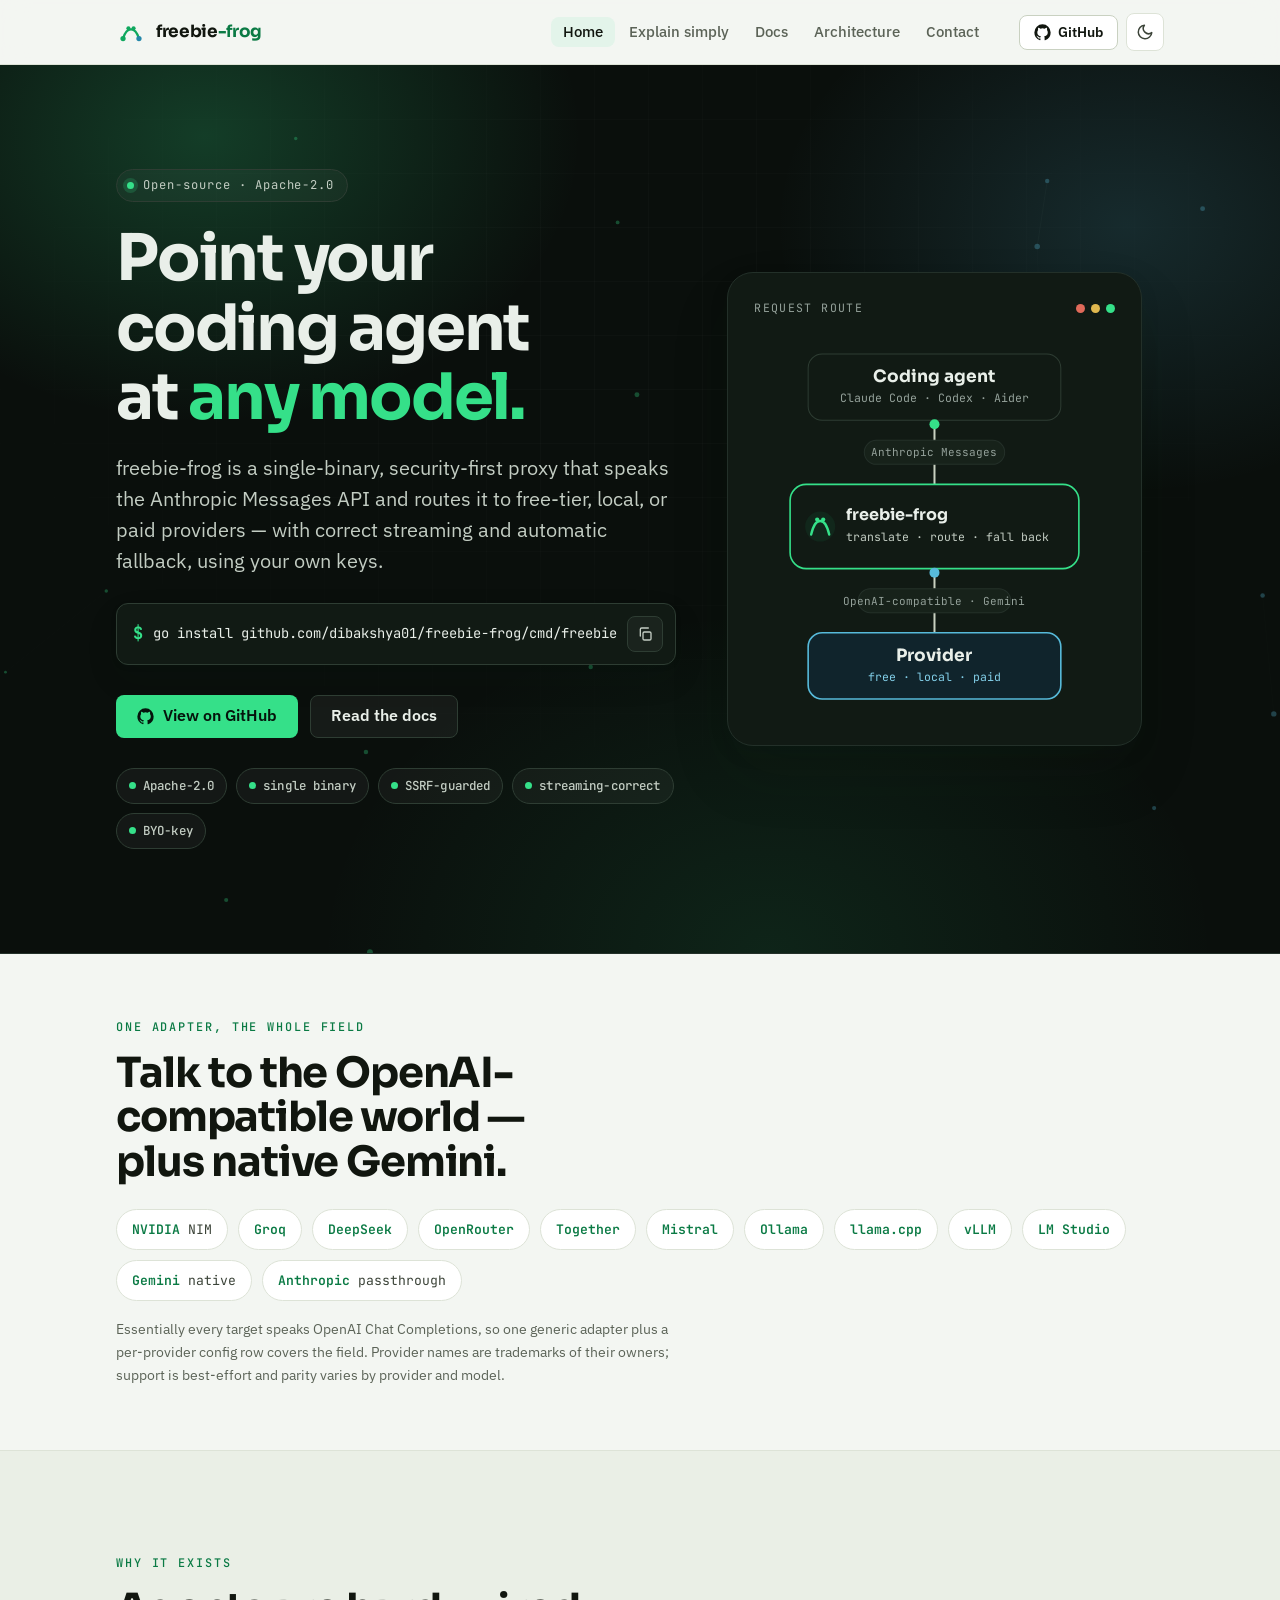
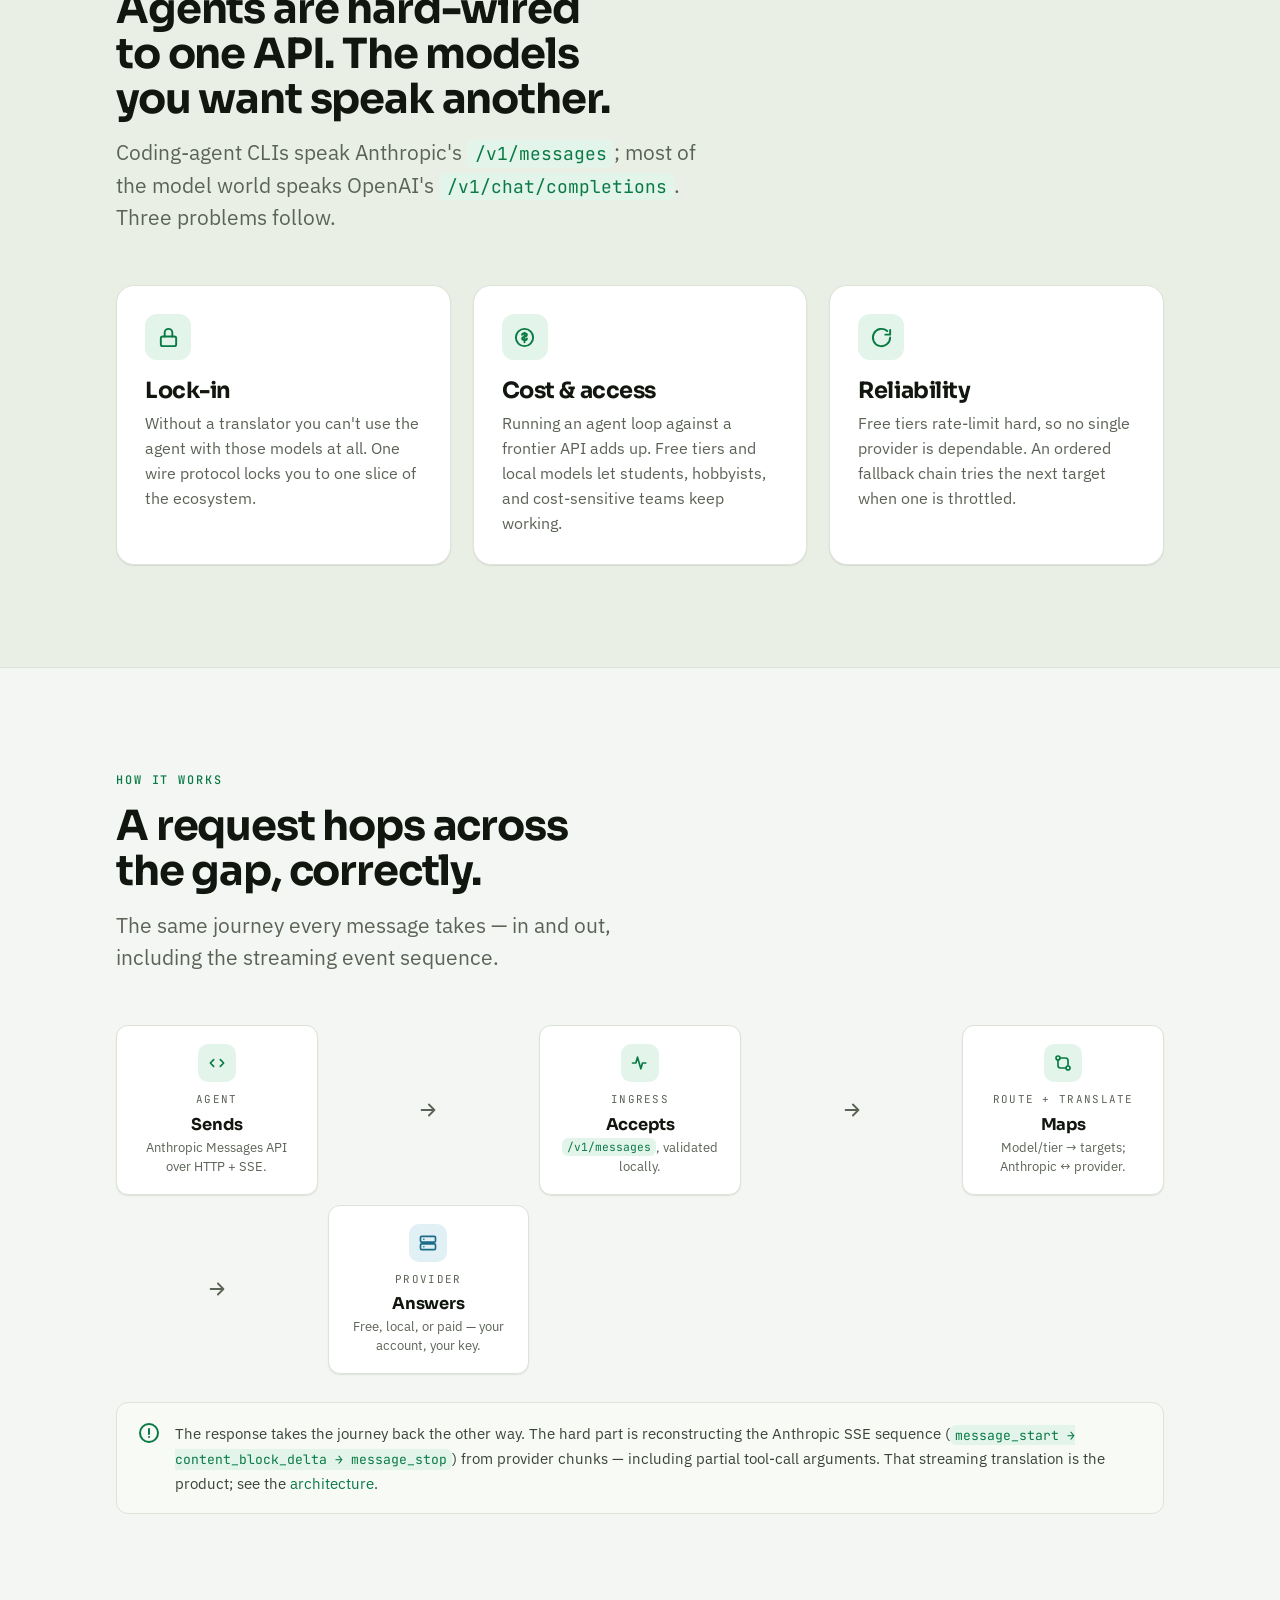
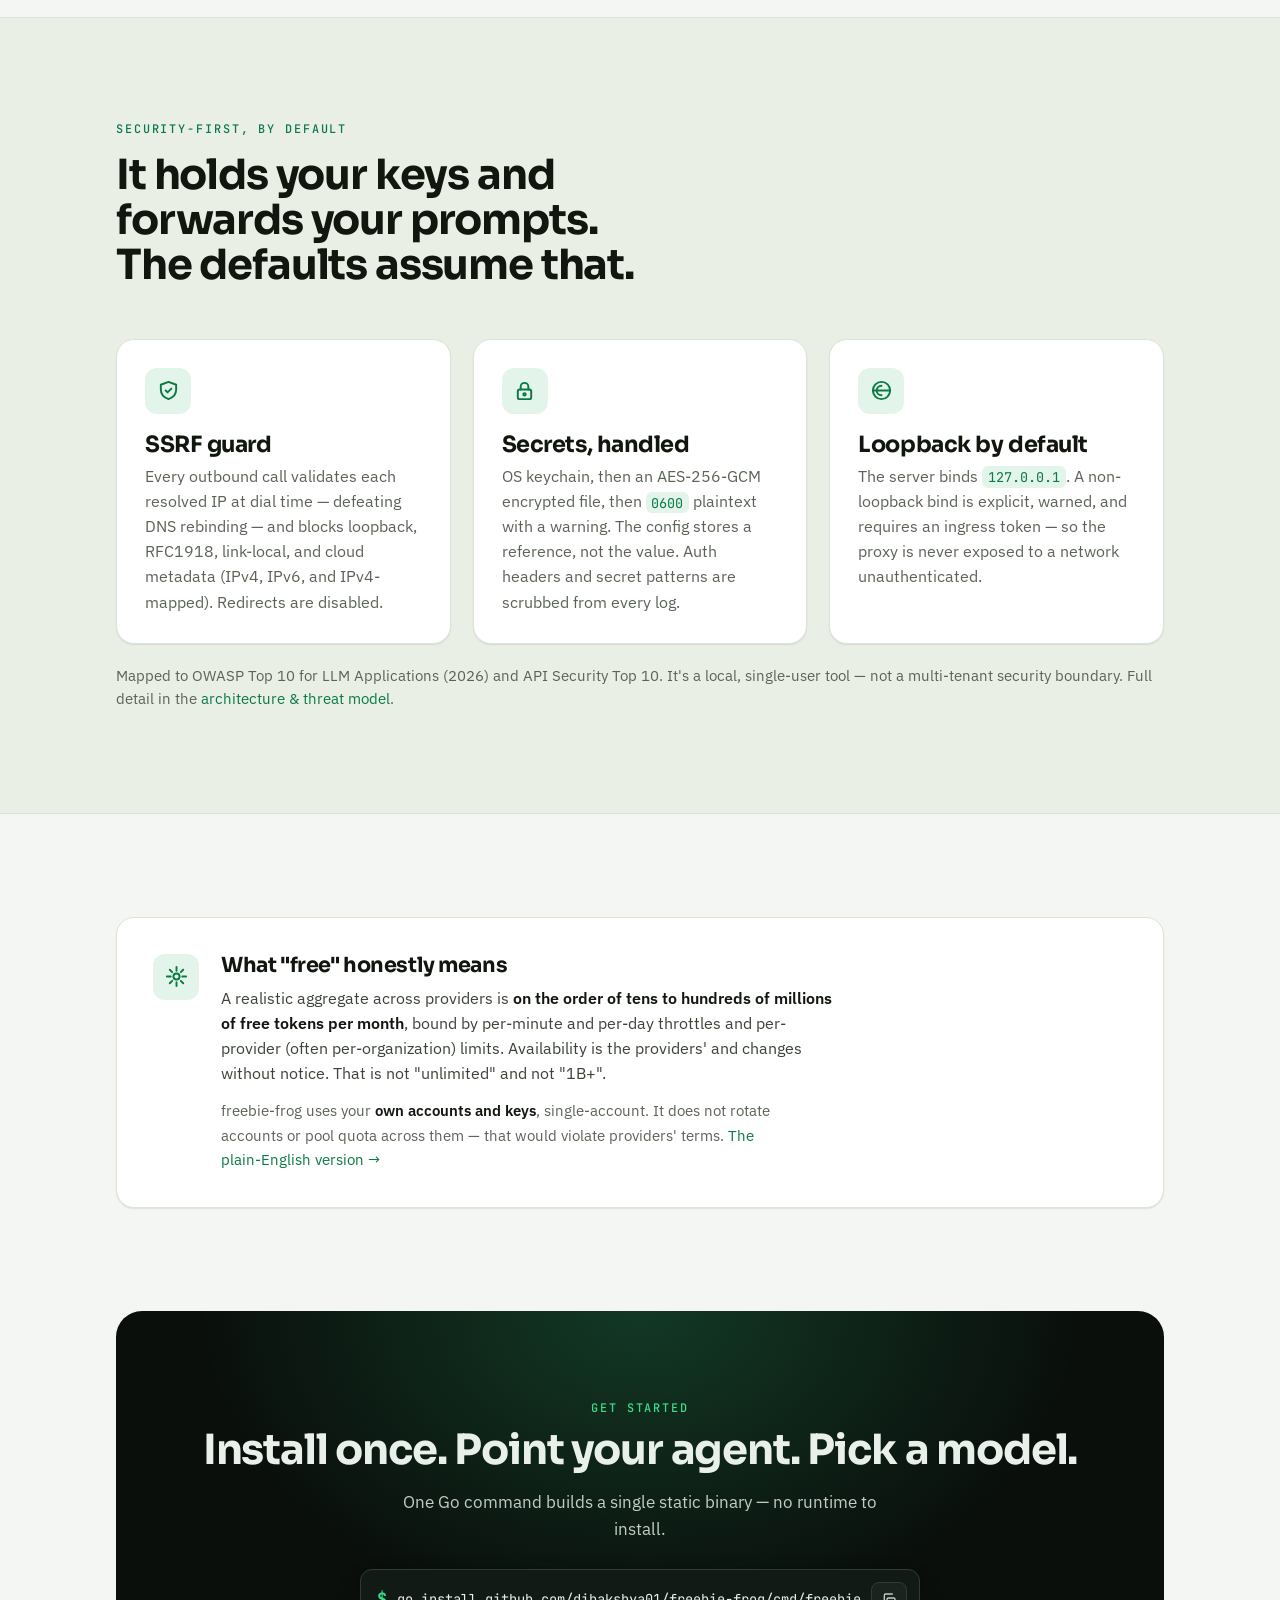
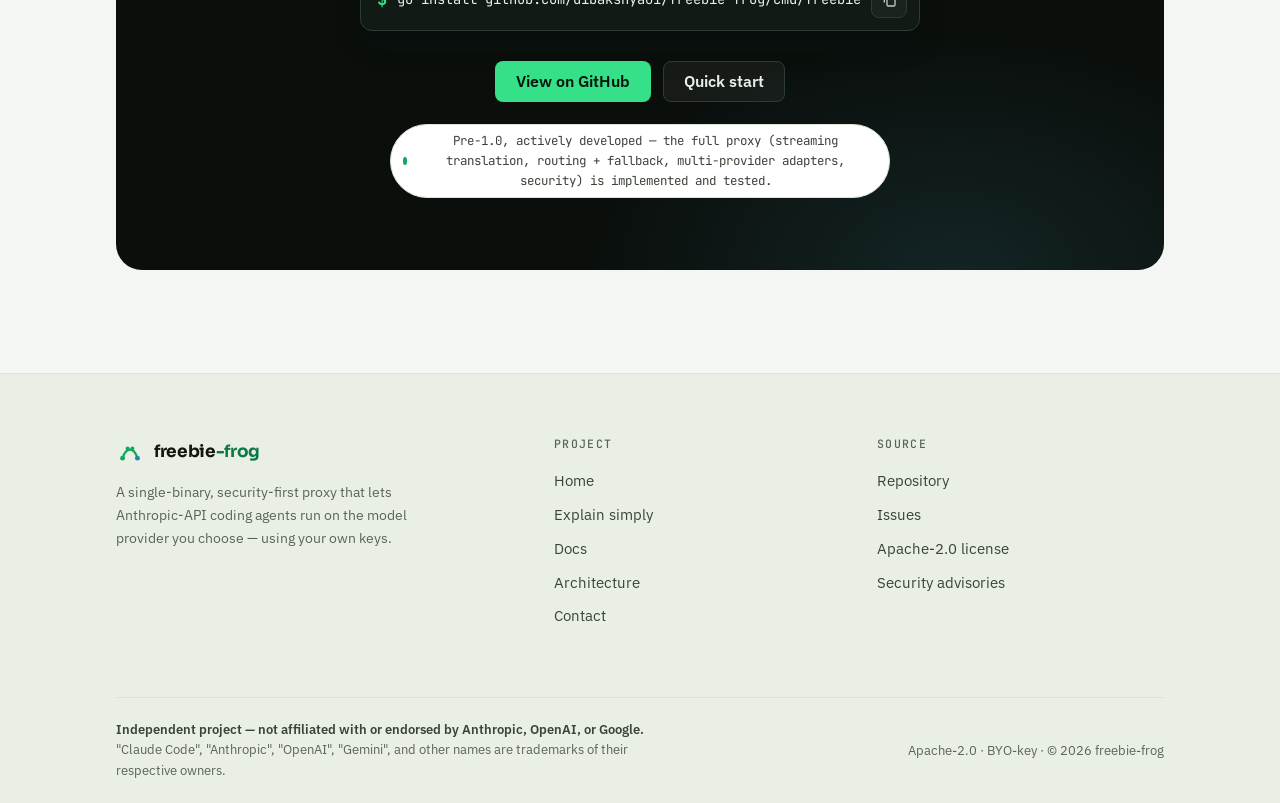
<file: docs/index.html>
<!doctype html>
<html lang="en">
<head>
<meta charset="utf-8">
<meta name="viewport" content="width=device-width, initial-scale=1, viewport-fit=cover">
<title>freebie-frog</title>
<meta name="description" content="A single-binary, Apache-2.0, security-first proxy that lets Anthropic-API coding agents run on free-tier, local, or paid model providers — with correct streaming and automatic fallback, using your own keys.">
<meta name="color-scheme" content="light dark">
<link rel="icon" href="assets/favicon.svg" type="image/svg+xml">
<meta property="og:title" content="freebie-frog — point your coding agent at any model">
<meta property="og:description" content="A single-binary, security-first proxy that speaks the Anthropic Messages API and routes it to free-tier, local, or paid providers. BYO-key, correct streaming, automatic fallback.">
<meta property="og:type" content="website">
<meta name="twitter:card" content="summary_large_image">
<meta name="twitter:image" content="https://dibakshya01.github.io/freebie-frog/assets/social-card.png">
<meta property="og:site_name" content="freebie-frog">
<meta property="og:url" content="https://dibakshya01.github.io/freebie-frog/">
<meta property="og:image" content="https://dibakshya01.github.io/freebie-frog/assets/social-card.png">
<meta property="og:image:width" content="2560">
<meta property="og:image:height" content="1280">
<link rel="canonical" href="https://dibakshya01.github.io/freebie-frog/">
<link rel="preconnect" href="https://fonts.googleapis.com">
<link rel="preconnect" href="https://fonts.gstatic.com" crossorigin>
<link rel="stylesheet" href="https://fonts.googleapis.com/css2?family=IBM+Plex+Sans:ital,wght@0,400;0,500;0,600;1,400&family=JetBrains+Mono:wght@400;500;700&family=Sora:wght@600;700;800&display=swap">
<link rel="stylesheet" href="assets/styles.css">
<script>(function(){try{var t=localStorage.getItem("ff-theme");if(t==="dark"||t==="light")document.documentElement.setAttribute("data-theme",t);}catch(e){}})();</script>
</head>
<body>
<a class="skip" href="#main">Skip to content</a>

<!-- NAV -->
<header class="nav">
  <div class="wrap nav__inner">
    <a class="brand" href="index.html" aria-label="freebie-frog home">
      <svg class="mark" viewBox="0 0 64 64" aria-hidden="true">
        <path d="M15 46 C 23 20, 41 20, 49 46" fill="none" class="m-arc" stroke-width="5" stroke-linecap="round"/>
        <circle cx="26.5" cy="24" r="4.4" class="m-eye"/><circle cx="37.5" cy="24" r="4.4" class="m-eye"/>
        <circle cx="15" cy="46" r="5.6" class="m-src"/><circle cx="49" cy="46" r="5.6" class="m-dst"/>
      </svg>
      <span><b>freebie</b><span class="frog">-frog</span></span>
    </a>
    <nav id="nav-links" class="nav__links" aria-label="Primary">
      <a href="index.html" aria-current="page">Home</a>
      <a href="eli5.html">Explain simply</a>
      <a href="docs.html">Docs</a>
      <a href="architecture.html">Architecture</a>
      <a href="contact.html">Contact</a>
    </nav>
    <div class="nav__actions">
      <a class="btn btn-ghost btn-sm btn-ghost-ic" href="https://github.com/dibakshya01/freebie-frog" target="_blank" rel="noopener">
        <svg viewBox="0 0 24 24" fill="currentColor" aria-hidden="true"><path d="M12 .5A11.5 11.5 0 0 0 .5 12a11.5 11.5 0 0 0 7.86 10.92c.58.1.79-.25.79-.56v-2c-3.2.7-3.88-1.37-3.88-1.37-.53-1.34-1.29-1.7-1.29-1.7-1.05-.72.08-.7.08-.7 1.16.08 1.78 1.2 1.78 1.2 1.03 1.77 2.7 1.26 3.36.96.1-.75.4-1.26.73-1.55-2.55-.29-5.24-1.28-5.24-5.69 0-1.26.45-2.29 1.19-3.1-.12-.29-.52-1.46.11-3.05 0 0 .97-.31 3.18 1.18a11 11 0 0 1 5.8 0c2.2-1.49 3.17-1.18 3.17-1.18.63 1.59.23 2.76.11 3.05.74.81 1.19 1.84 1.19 3.1 0 4.42-2.69 5.39-5.25 5.68.41.36.78 1.06.78 2.14v3.17c0 .31.21.67.8.56A11.5 11.5 0 0 0 23.5 12 11.5 11.5 0 0 0 12 .5Z"/></svg>
        GitHub
      </a>
      <button class="theme-toggle" type="button" aria-label="Switch theme">
        <svg class="i-moon" viewBox="0 0 24 24" fill="none" stroke="currentColor" stroke-width="2" stroke-linecap="round" stroke-linejoin="round" aria-hidden="true"><path d="M21 12.8A9 9 0 1 1 11.2 3a7 7 0 0 0 9.8 9.8Z"/></svg>
        <svg class="i-sun" viewBox="0 0 24 24" fill="none" stroke="currentColor" stroke-width="2" stroke-linecap="round" stroke-linejoin="round" aria-hidden="true"><circle cx="12" cy="12" r="4.2"/><path d="M12 2v2.5M12 19.5V22M4.2 4.2l1.8 1.8M18 18l1.8 1.8M2 12h2.5M19.5 12H22M4.2 19.8 6 18M18 6l1.8-1.8"/></svg>
      </button>
      <button class="nav__burger" type="button" aria-label="Menu" aria-expanded="false" aria-controls="nav-links">
        <svg viewBox="0 0 24 24" fill="none" stroke="currentColor" stroke-width="2" stroke-linecap="round" aria-hidden="true"><path d="M3 6h18M3 12h18M3 18h18"/></svg>
      </button>
    </div>
  </div>
</header>

<main id="main">

<!-- HERO -->
<section class="hero">
  <canvas id="pond" class="hero__pond" aria-hidden="true"></canvas>
  <div class="hero__glow" aria-hidden="true"></div>
  <div class="hero__grid" aria-hidden="true"></div>
  <div class="wrap hero__inner">
    <div>
      <span class="hero__kicker"><span class="dot"></span>Open-source · Apache-2.0</span>
      <h1>Point your coding agent at <span class="hl">any model.</span></h1>
      <p class="hero__lede">freebie-frog is a single-binary, security-first proxy that speaks the Anthropic Messages API and routes it to free-tier, local, or paid providers — with correct streaming and automatic fallback, using your own keys.</p>

      <div class="cmd">
        <span class="cmd__prompt" aria-hidden="true">$</span>
        <code id="install-cmd">go install github.com/dibakshya01/freebie-frog/cmd/freebie@latest</code>
        <button class="copy" type="button" data-copy="#install-cmd" aria-label="Copy to clipboard">
          <svg class="i-copy" viewBox="0 0 24 24" fill="none" stroke="currentColor" stroke-width="2" stroke-linecap="round" stroke-linejoin="round" aria-hidden="true"><rect x="9" y="9" width="12" height="12" rx="2"/><path d="M5 15V5a2 2 0 0 1 2-2h10"/></svg>
          <svg class="i-check" viewBox="0 0 24 24" fill="none" stroke="currentColor" stroke-width="2.4" stroke-linecap="round" stroke-linejoin="round" aria-hidden="true"><path d="M20 6 9 17l-5-5"/></svg>
        </button>
      </div>

      <div class="hero__cta">
        <a class="btn btn-ink" href="https://github.com/dibakshya01/freebie-frog" target="_blank" rel="noopener">
          <svg viewBox="0 0 24 24" fill="currentColor" aria-hidden="true"><path d="M12 .5A11.5 11.5 0 0 0 .5 12a11.5 11.5 0 0 0 7.86 10.92c.58.1.79-.25.79-.56v-2c-3.2.7-3.88-1.37-3.88-1.37-.53-1.34-1.29-1.7-1.29-1.7-1.05-.72.08-.7.08-.7 1.16.08 1.78 1.2 1.78 1.2 1.03 1.77 2.7 1.26 3.36.96.1-.75.4-1.26.73-1.55-2.55-.29-5.24-1.28-5.24-5.69 0-1.26.45-2.29 1.19-3.1-.12-.29-.52-1.46.11-3.05 0 0 .97-.31 3.18 1.18a11 11 0 0 1 5.8 0c2.2-1.49 3.17-1.18 3.17-1.18.63 1.59.23 2.76.11 3.05.74.81 1.19 1.84 1.19 3.1 0 4.42-2.69 5.39-5.25 5.68.41.36.78 1.06.78 2.14v3.17c0 .31.21.67.8.56A11.5 11.5 0 0 0 23.5 12 11.5 11.5 0 0 0 12 .5Z"/></svg>
          View on GitHub
        </a>
        <a class="btn btn-ink-ghost" href="docs.html">Read the docs</a>
      </div>

      <div class="hero__chips chips">
        <span class="chip chip--ink"><span class="dot"></span>Apache-2.0</span>
        <span class="chip chip--ink"><span class="dot"></span>single binary</span>
        <span class="chip chip--ink"><span class="dot"></span>SSRF-guarded</span>
        <span class="chip chip--ink"><span class="dot"></span>streaming-correct</span>
        <span class="chip chip--ink"><span class="dot"></span>BYO-key</span>
      </div>
    </div>

    <!-- HERO VISUAL: the hop -->
    <div class="hero__vis">
      <div class="pipe">
        <div class="pipe__label">
          <span>request route</span>
          <span class="pipe__dots" aria-hidden="true"><i></i><i></i><i></i></span>
        </div>
        <div class="hop">
          <svg viewBox="0 0 360 384" role="img" aria-label="A request travels from the coding agent, through freebie-frog which translates and routes it, to the chosen provider.">
            <!-- connector lines -->
            <line x1="180" y1="86" x2="180" y2="150" class="d-line" stroke-width="2"/>
            <line x1="180" y1="234" x2="180" y2="298" class="d-line" stroke-width="2"/>
            <!-- boxes -->
            <g>
              <rect x="54" y="20" width="252" height="66" rx="14" class="d-box-ink"/>
              <text x="180" y="48" text-anchor="middle" font-family="'Sora', sans-serif" font-weight="700" font-size="17" fill="#e9efe9">Coding agent</text>
              <text x="180" y="68" text-anchor="middle" font-size="11.5" fill="#94a19a" font-family="'JetBrains Mono', monospace">Claude Code · Codex · Aider</text>
            </g>
            <g>
              <rect x="36" y="150" width="288" height="84" rx="16" fill="#111a14" stroke="#35e089" stroke-width="1.6"/>
              <circle cx="66" cy="192" r="15" fill="#11271b"/>
              <path d="M57 200 C 61 182, 71 182, 75 200" fill="none" stroke="#35e089" stroke-width="2.4" stroke-linecap="round"/>
              <circle cx="63" cy="185" r="2.1" fill="#35e089"/><circle cx="69" cy="185" r="2.1" fill="#35e089"/>
              <text x="92" y="186" font-family="'Sora', sans-serif" font-weight="700" font-size="16" fill="#e9efe9">freebie-frog</text>
              <text x="92" y="206" font-size="11.5" fill="#c3cdc3" font-family="'JetBrains Mono', monospace">translate · route · fall back</text>
            </g>
            <g>
              <rect x="54" y="298" width="252" height="66" rx="14" fill="#10242c" stroke="#57bada" stroke-width="1.6"/>
              <text x="180" y="326" text-anchor="middle" font-family="'Sora', sans-serif" font-weight="700" font-size="17" fill="#e9efe9">Provider</text>
              <text x="180" y="346" text-anchor="middle" font-size="11.5" fill="#82cfe8" font-family="'JetBrains Mono', monospace">free · local · paid</text>
            </g>
            <!-- travelling packets (transform-animated, gated) -->
            <circle class="packet" cx="180" cy="90" r="5" fill="#35e089" style="--travel:56px"/>
            <circle class="packet p2" cx="180" cy="238" r="5" fill="#57bada" style="--travel:56px"/>
            <!-- wire labels (drawn on top) -->
            <g>
              <rect x="110" y="106" width="140" height="24" rx="12" fill="#17221a" stroke="#243029"/>
              <text x="180" y="122" text-anchor="middle" font-size="11" fill="#94a19a" font-family="'JetBrains Mono', monospace">Anthropic Messages</text>
            </g>
            <g>
              <rect x="104" y="254" width="152" height="24" rx="12" fill="#17221a" stroke="#243029"/>
              <text x="180" y="270" text-anchor="middle" font-size="11" fill="#94a19a" font-family="'JetBrains Mono', monospace">OpenAI-compatible · Gemini</text>
            </g>
          </svg>
        </div>
      </div>
    </div>
  </div>
</section>

<!-- PROVIDERS BAND -->
<section class="section section--tight">
  <div class="wrap">
    <div class="sec-head reveal" style="margin-bottom:24px">
      <p class="eyebrow">One adapter, the whole field</p>
      <h2>Talk to the OpenAI-compatible world — plus native Gemini.</h2>
    </div>
    <div class="provs reveal" data-delay="1">
      <span class="prov"><b>NVIDIA</b> NIM</span>
      <span class="prov"><b>Groq</b></span>
      <span class="prov"><b>DeepSeek</b></span>
      <span class="prov"><b>OpenRouter</b></span>
      <span class="prov"><b>Together</b></span>
      <span class="prov"><b>Mistral</b></span>
      <span class="prov"><b>Ollama</b></span>
      <span class="prov"><b>llama.cpp</b></span>
      <span class="prov"><b>vLLM</b></span>
      <span class="prov"><b>LM Studio</b></span>
      <span class="prov"><b>Gemini</b> native</span>
      <span class="prov"><b>Anthropic</b> passthrough</span>
    </div>
    <p class="muted reveal" data-delay="2" style="margin-top:16px;font-size:0.9rem;max-width:70ch">Essentially every target speaks OpenAI Chat Completions, so one generic adapter plus a per-provider config row covers the field. Provider names are trademarks of their owners; support is best-effort and parity varies by provider and model.</p>
  </div>
</section>

<!-- WHY IT EXISTS -->
<section class="section" style="background:var(--bg-2);border-block:1px solid var(--border)">
  <div class="wrap">
    <div class="sec-head reveal">
      <p class="eyebrow">Why it exists</p>
      <h2>Agents are hard-wired to one API. The models you want speak another.</h2>
      <p class="lede">Coding-agent CLIs speak Anthropic's <code>/v1/messages</code>; most of the model world speaks OpenAI's <code>/v1/chat/completions</code>. Three problems follow.</p>
    </div>
    <div class="grid grid-3">
      <article class="card reveal" data-delay="1">
        <div class="card__ic"><svg viewBox="0 0 24 24" fill="none" stroke="currentColor" stroke-width="2" stroke-linecap="round" stroke-linejoin="round" aria-hidden="true"><rect x="4" y="11" width="16" height="10" rx="2"/><path d="M8 11V7a4 4 0 0 1 8 0v4"/></svg></div>
        <h3>Lock-in</h3>
        <p>Without a translator you can't use the agent with those models at all. One wire protocol locks you to one slice of the ecosystem.</p>
      </article>
      <article class="card reveal" data-delay="2">
        <div class="card__ic"><svg viewBox="0 0 24 24" fill="none" stroke="currentColor" stroke-width="2" stroke-linecap="round" stroke-linejoin="round" aria-hidden="true"><circle cx="12" cy="12" r="9"/><path d="M12 7v10M9.5 9.2c0-1.1 1.1-1.7 2.5-1.7s2.5.6 2.5 1.8c0 2.4-5 1.3-5 3.6 0 1.2 1.1 1.8 2.5 1.8s2.5-.6 2.5-1.7"/></svg></div>
        <h3>Cost &amp; access</h3>
        <p>Running an agent loop against a frontier API adds up. Free tiers and local models let students, hobbyists, and cost-sensitive teams keep working.</p>
      </article>
      <article class="card reveal" data-delay="3">
        <div class="card__ic"><svg viewBox="0 0 24 24" fill="none" stroke="currentColor" stroke-width="2" stroke-linecap="round" stroke-linejoin="round" aria-hidden="true"><path d="M21 12a9 9 0 1 1-3-6.7"/><path d="M21 4v5h-5"/></svg></div>
        <h3>Reliability</h3>
        <p>Free tiers rate-limit hard, so no single provider is dependable. An ordered fallback chain tries the next target when one is throttled.</p>
      </article>
    </div>
  </div>
</section>

<!-- HOW IT WORKS -->
<section class="section">
  <div class="wrap">
    <div class="sec-head reveal">
      <p class="eyebrow">How it works</p>
      <h2>A request hops across the gap, correctly.</h2>
      <p class="lede">The same journey every message takes — in and out, including the streaming event sequence.</p>
    </div>

    <div class="flow reveal" data-delay="1">
      <div class="flow__node">
        <div class="ic"><svg viewBox="0 0 24 24" fill="none" stroke="currentColor" stroke-width="2" stroke-linecap="round" stroke-linejoin="round" aria-hidden="true"><path d="m8 8-4 4 4 4M16 8l4 4-4 4"/></svg></div>
        <p class="n">Agent</p><h4>Sends</h4>
        <p>Anthropic Messages API over HTTP + SSE.</p>
      </div>
      <div class="flow__arrow" aria-hidden="true"><svg viewBox="0 0 24 24" fill="none" stroke="currentColor" stroke-width="2" stroke-linecap="round" stroke-linejoin="round"><path d="M5 12h14M13 6l6 6-6 6"/></svg></div>
      <div class="flow__node">
        <div class="ic"><svg viewBox="0 0 24 24" fill="none" stroke="currentColor" stroke-width="2" stroke-linecap="round" stroke-linejoin="round" aria-hidden="true"><path d="M3 12h4l2-7 4 14 2-7h4"/></svg></div>
        <p class="n">Ingress</p><h4>Accepts</h4>
        <p><code>/v1/messages</code>, validated locally.</p>
      </div>
      <div class="flow__arrow" aria-hidden="true"><svg viewBox="0 0 24 24" fill="none" stroke="currentColor" stroke-width="2" stroke-linecap="round" stroke-linejoin="round"><path d="M5 12h14M13 6l6 6-6 6"/></svg></div>
      <div class="flow__node">
        <div class="ic"><svg viewBox="0 0 24 24" fill="none" stroke="currentColor" stroke-width="2" stroke-linecap="round" stroke-linejoin="round" aria-hidden="true"><circle cx="6" cy="6" r="2.4"/><circle cx="18" cy="18" r="2.4"/><path d="M8 6h7a3 3 0 0 1 3 3v6M6 8v7a3 3 0 0 0 3 3h7"/></svg></div>
        <p class="n">Route + translate</p><h4>Maps</h4>
        <p>Model/tier → targets; Anthropic ↔ provider.</p>
      </div>
      <div class="flow__arrow" aria-hidden="true"><svg viewBox="0 0 24 24" fill="none" stroke="currentColor" stroke-width="2" stroke-linecap="round" stroke-linejoin="round"><path d="M5 12h14M13 6l6 6-6 6"/></svg></div>
      <div class="flow__node flow__node--prov">
        <div class="ic"><svg viewBox="0 0 24 24" fill="none" stroke="currentColor" stroke-width="2" stroke-linecap="round" stroke-linejoin="round" aria-hidden="true"><rect x="3" y="4" width="18" height="7" rx="1.5"/><rect x="3" y="13" width="18" height="7" rx="1.5"/><path d="M7 7.5h.01M7 16.5h.01"/></svg></div>
        <p class="n">Provider</p><h4>Answers</h4>
        <p>Free, local, or paid — your account, your key.</p>
      </div>
    </div>

    <div class="note reveal" data-delay="2" style="margin-top:28px">
      <span class="note__ic"><svg viewBox="0 0 24 24" fill="none" stroke="currentColor" stroke-width="2" stroke-linecap="round" stroke-linejoin="round" aria-hidden="true"><circle cx="12" cy="12" r="9"/><path d="M12 8v5M12 16h.01"/></svg></span>
      <p>The response takes the journey back the other way. The hard part is reconstructing the Anthropic SSE sequence (<code>message_start → content_block_delta → message_stop</code>) from provider chunks — including partial tool-call arguments. That streaming translation is the product; see the <a href="architecture.html">architecture</a>.</p>
    </div>
  </div>
</section>

<!-- SECURITY -->
<section class="section" style="background:var(--bg-2);border-block:1px solid var(--border)">
  <div class="wrap">
    <div class="sec-head reveal">
      <p class="eyebrow">Security-first, by default</p>
      <h2>It holds your keys and forwards your prompts. The defaults assume that.</h2>
    </div>
    <div class="grid grid-3">
      <article class="card reveal" data-delay="1">
        <div class="card__ic"><svg viewBox="0 0 24 24" fill="none" stroke="currentColor" stroke-width="2" stroke-linecap="round" stroke-linejoin="round" aria-hidden="true"><path d="M12 3 4 6v5c0 4.5 3.2 8.4 8 10 4.8-1.6 8-5.5 8-10V6l-8-3Z"/><path d="m9 12 2 2 4-4"/></svg></div>
        <h3>SSRF guard</h3>
        <p>Every outbound call validates each resolved IP at dial time — defeating DNS rebinding — and blocks loopback, RFC1918, link-local, and cloud metadata (IPv4, IPv6, and IPv4-mapped). Redirects are disabled.</p>
      </article>
      <article class="card reveal" data-delay="2">
        <div class="card__ic"><svg viewBox="0 0 24 24" fill="none" stroke="currentColor" stroke-width="2" stroke-linecap="round" stroke-linejoin="round" aria-hidden="true"><rect x="5" y="11" width="14" height="10" rx="2"/><path d="M8 11V8a4 4 0 0 1 8 0v3"/><circle cx="12" cy="16" r="1.3"/></svg></div>
        <h3>Secrets, handled</h3>
        <p>OS keychain, then an AES-256-GCM encrypted file, then <code>0600</code> plaintext with a warning. The config stores a reference, not the value. Auth headers and secret patterns are scrubbed from every log.</p>
      </article>
      <article class="card reveal" data-delay="3">
        <div class="card__ic"><svg viewBox="0 0 24 24" fill="none" stroke="currentColor" stroke-width="2" stroke-linecap="round" stroke-linejoin="round" aria-hidden="true"><circle cx="12" cy="12" r="9"/><path d="M12 7a5 5 0 0 0 0 10M3.5 12h17"/></svg></div>
        <h3>Loopback by default</h3>
        <p>The server binds <code>127.0.0.1</code>. A non-loopback bind is explicit, warned, and requires an ingress token — so the proxy is never exposed to a network unauthenticated.</p>
      </article>
    </div>
    <p class="muted reveal" data-delay="3" style="margin-top:20px;font-size:0.92rem">Mapped to OWASP Top 10 for LLM Applications (2026) and API Security Top 10. It's a local, single-user tool — not a multi-tenant security boundary. Full detail in the <a href="architecture.html">architecture &amp; threat model</a>.</p>
  </div>
</section>

<!-- HONEST FREE -->
<section class="section">
  <div class="wrap">
    <div class="card card--pad-lg reveal" style="display:grid;grid-template-columns:auto 1fr;gap:22px;align-items:start">
      <div class="card__ic" style="margin:0"><svg viewBox="0 0 24 24" fill="none" stroke="currentColor" stroke-width="2" stroke-linecap="round" stroke-linejoin="round" aria-hidden="true"><path d="M12 2v4M12 18v4M2 12h4M18 12h4M5 5l2.5 2.5M16.5 16.5 19 19M19 5l-2.5 2.5M7.5 16.5 5 19"/><circle cx="12" cy="12" r="3.2"/></svg></div>
      <div>
        <h3 style="font-size:1.3rem">What "free" honestly means</h3>
        <p class="measure" style="margin-top:10px;color:var(--text-2)">A realistic aggregate across providers is <strong>on the order of tens to hundreds of millions of free tokens per month</strong>, bound by per-minute and per-day throttles and per-provider (often per-organization) limits. Availability is the providers' and changes without notice. That is not "unlimited" and not "1B+".</p>
        <p class="measure" style="margin-top:12px;color:var(--muted);font-size:0.95rem">freebie-frog uses your <strong>own accounts and keys</strong>, single-account. It does not rotate accounts or pool quota across them — that would violate providers' terms. <a href="eli5.html">The plain-English version →</a></p>
      </div>
    </div>
  </div>
</section>

<!-- FINAL CTA -->
<section class="section" style="padding-top:0">
  <div class="wrap">
    <div class="cta reveal">
      <div class="cta__glow" aria-hidden="true"></div>
      <p class="eyebrow" style="color:var(--ink-accent)">Get started</p>
      <h2 style="margin-top:10px">Install once. Point your agent. Pick a model.</h2>
      <p>One Go command builds a single static binary — no runtime to install.</p>
      <div class="cmd" style="margin-inline:auto">
        <span class="cmd__prompt" aria-hidden="true">$</span>
        <code id="install-cmd-2">go install github.com/dibakshya01/freebie-frog/cmd/freebie@latest</code>
        <button class="copy" type="button" data-copy="#install-cmd-2" aria-label="Copy to clipboard">
          <svg class="i-copy" viewBox="0 0 24 24" fill="none" stroke="currentColor" stroke-width="2" stroke-linecap="round" stroke-linejoin="round" aria-hidden="true"><rect x="9" y="9" width="12" height="12" rx="2"/><path d="M5 15V5a2 2 0 0 1 2-2h10"/></svg>
          <svg class="i-check" viewBox="0 0 24 24" fill="none" stroke="currentColor" stroke-width="2.4" stroke-linecap="round" stroke-linejoin="round" aria-hidden="true"><path d="M20 6 9 17l-5-5"/></svg>
        </button>
      </div>
      <div class="hero__cta">
        <a class="btn btn-ink" href="https://github.com/dibakshya01/freebie-frog" target="_blank" rel="noopener">View on GitHub</a>
        <a class="btn btn-ink-ghost" href="docs.html">Quick start</a>
      </div>
      <p style="margin-top:22px"><span class="status"><span class="pulse"></span>Pre-1.0, actively developed — the full proxy (streaming translation, routing + fallback, multi-provider adapters, security) is implemented and tested.</span></p>
    </div>
  </div>
</section>

</main>

<!-- FOOTER -->
<footer class="footer">
  <div class="wrap footer__inner">
    <div class="footer__brand">
      <a class="brand" href="index.html" aria-label="freebie-frog home">
        <svg class="mark" viewBox="0 0 64 64" aria-hidden="true">
          <path d="M15 46 C 23 20, 41 20, 49 46" fill="none" class="m-arc" stroke-width="5" stroke-linecap="round"/>
          <circle cx="26.5" cy="24" r="4.4" class="m-eye"/><circle cx="37.5" cy="24" r="4.4" class="m-eye"/>
          <circle cx="15" cy="46" r="5.6" class="m-src"/><circle cx="49" cy="46" r="5.6" class="m-dst"/>
        </svg>
        <span><b>freebie</b><span class="frog">-frog</span></span>
      </a>
      <p>A single-binary, security-first proxy that lets Anthropic-API coding agents run on the model provider you choose — using your own keys.</p>
    </div>
    <div class="footer__col">
      <h4>Project</h4>
      <a href="index.html">Home</a>
      <a href="eli5.html">Explain simply</a>
      <a href="docs.html">Docs</a>
      <a href="architecture.html">Architecture</a>
      <a href="contact.html">Contact</a>
    </div>
    <div class="footer__col">
      <h4>Source</h4>
      <a href="https://github.com/dibakshya01/freebie-frog" target="_blank" rel="noopener">Repository</a>
      <a href="https://github.com/dibakshya01/freebie-frog/issues" target="_blank" rel="noopener">Issues</a>
      <a href="https://github.com/dibakshya01/freebie-frog/blob/main/LICENSE" target="_blank" rel="noopener">Apache-2.0 license</a>
      <a href="https://github.com/dibakshya01/freebie-frog/security/advisories" target="_blank" rel="noopener">Security advisories</a>
    </div>
  </div>
  <div class="wrap">
    <div class="footer__bar">
      <p class="footer__disclaimer"><strong>Independent project — not affiliated with or endorsed by Anthropic, OpenAI, or Google.</strong> "Claude Code", "Anthropic", "OpenAI", "Gemini", and other names are trademarks of their respective owners.</p>
      <p>Apache-2.0 · BYO-key · © 2026 freebie-frog</p>
    </div>
  </div>
</footer>

<script src="assets/app.js" defer></script>
</body>
</html>
</file>
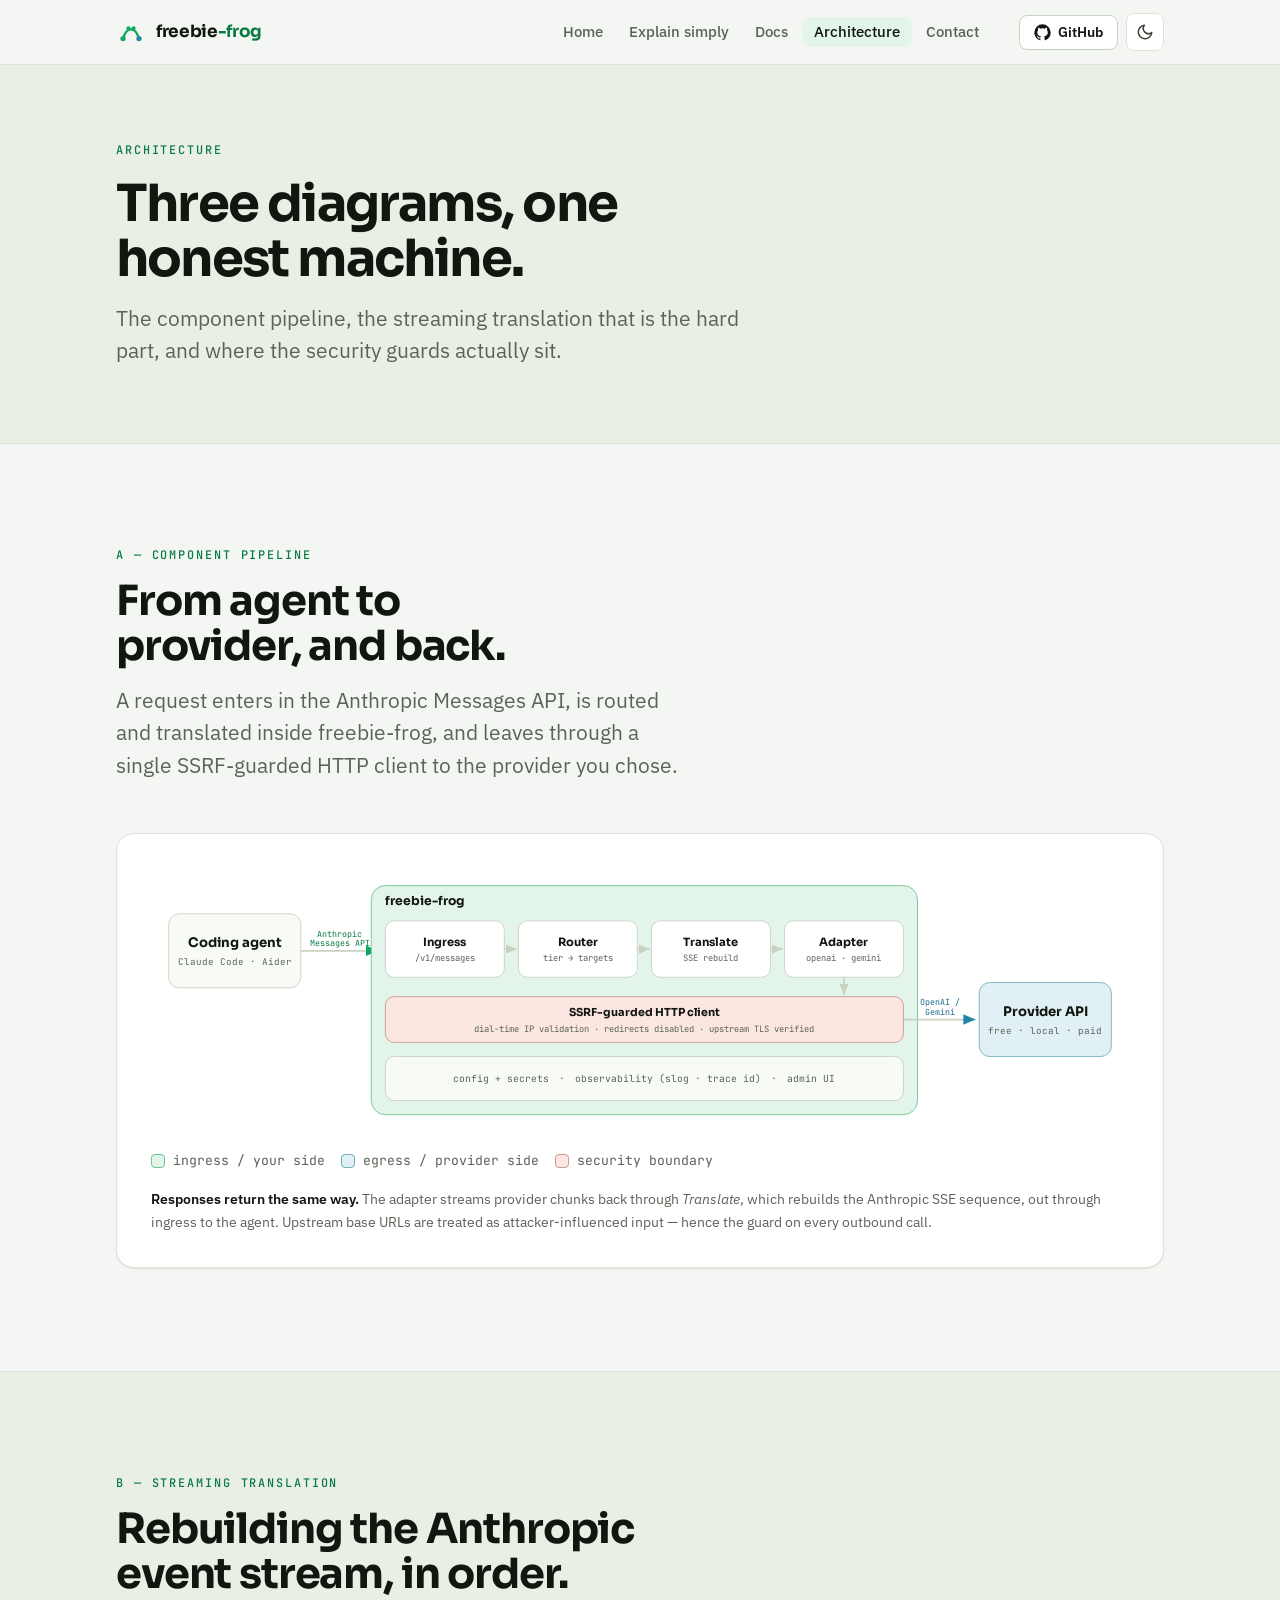
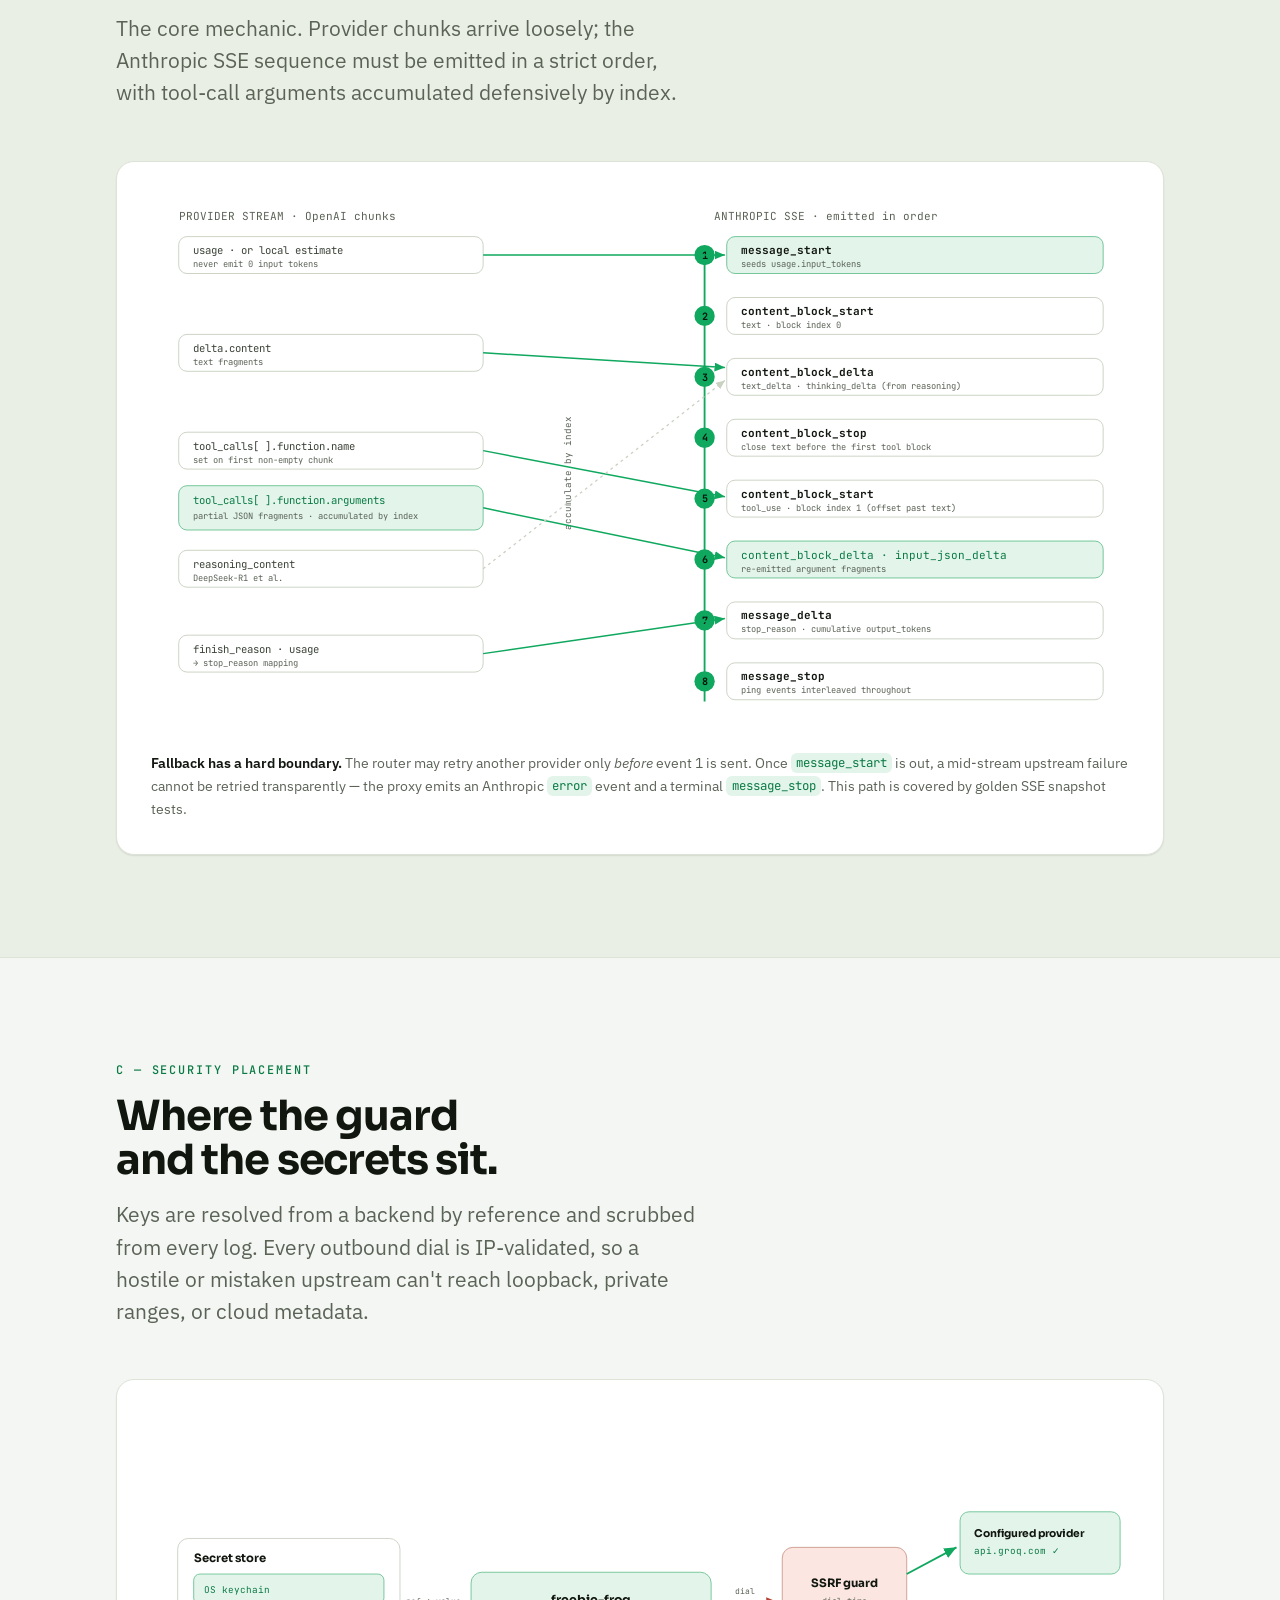
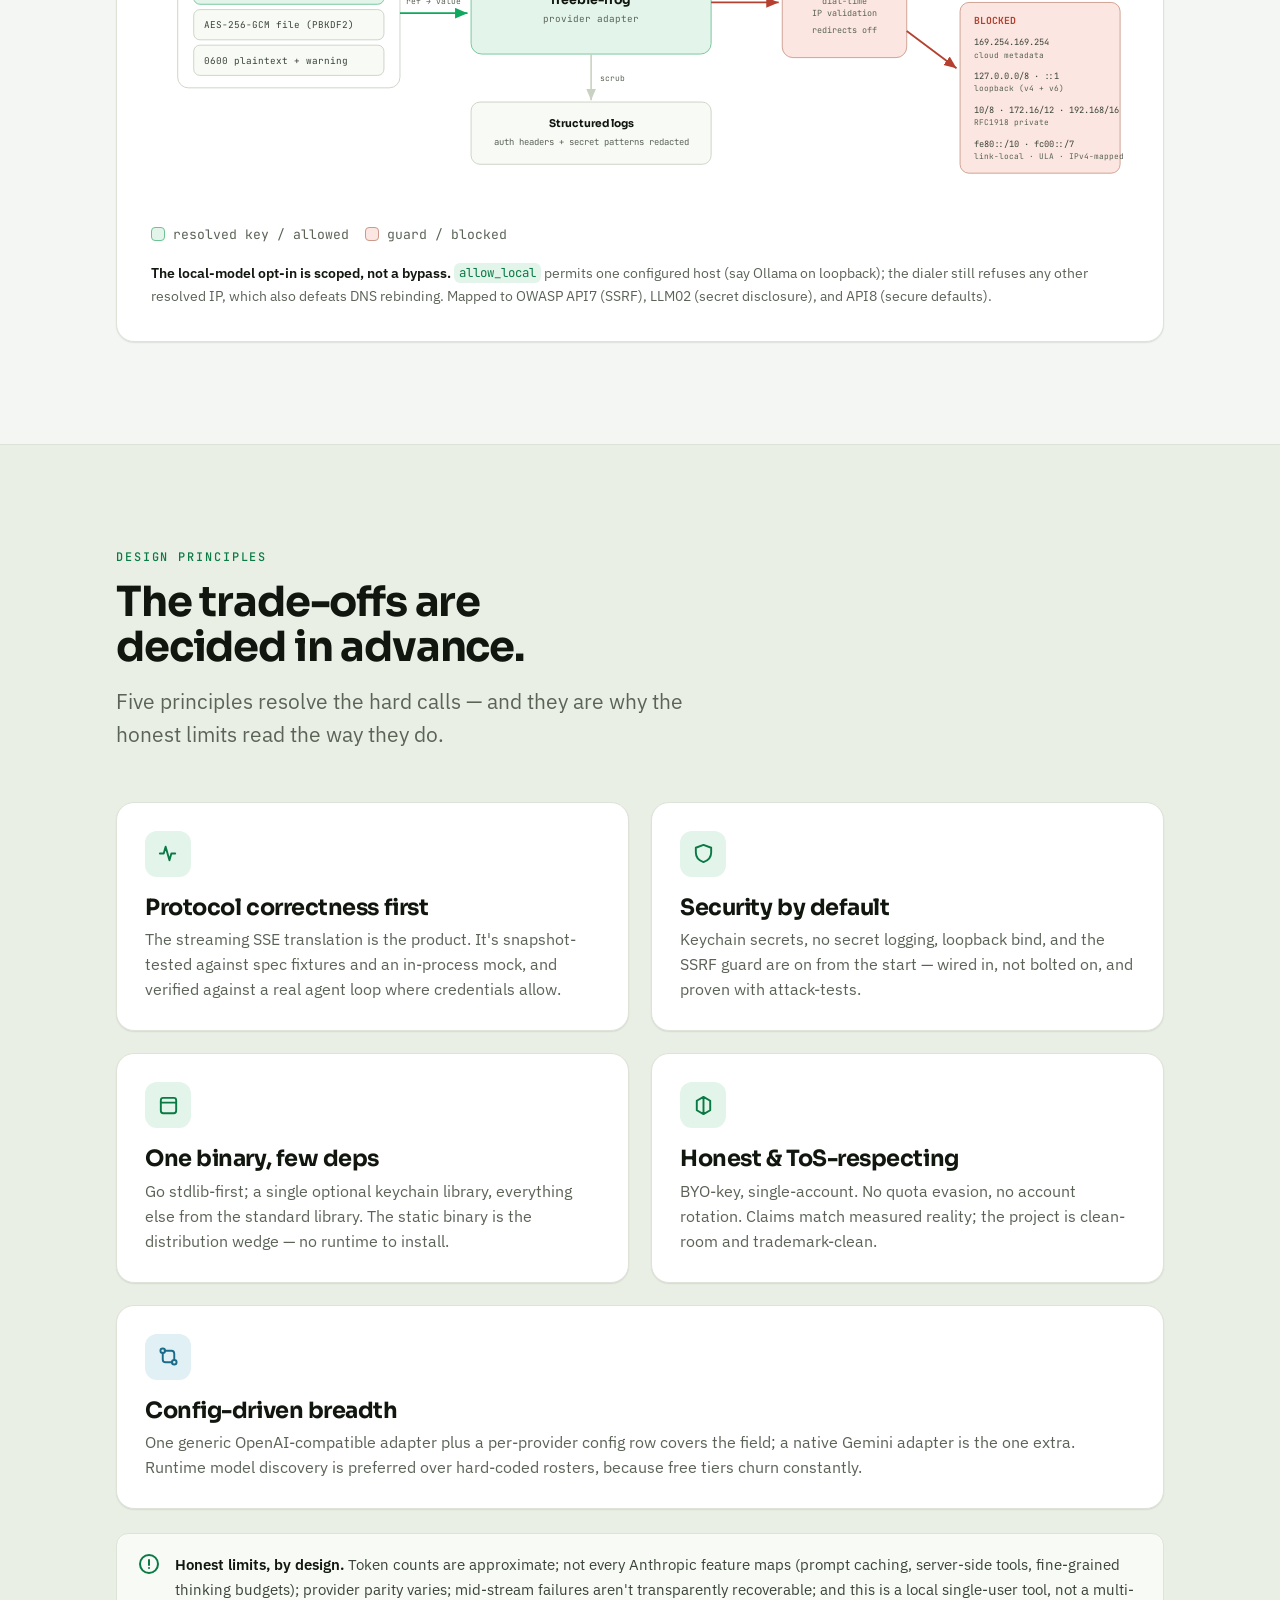
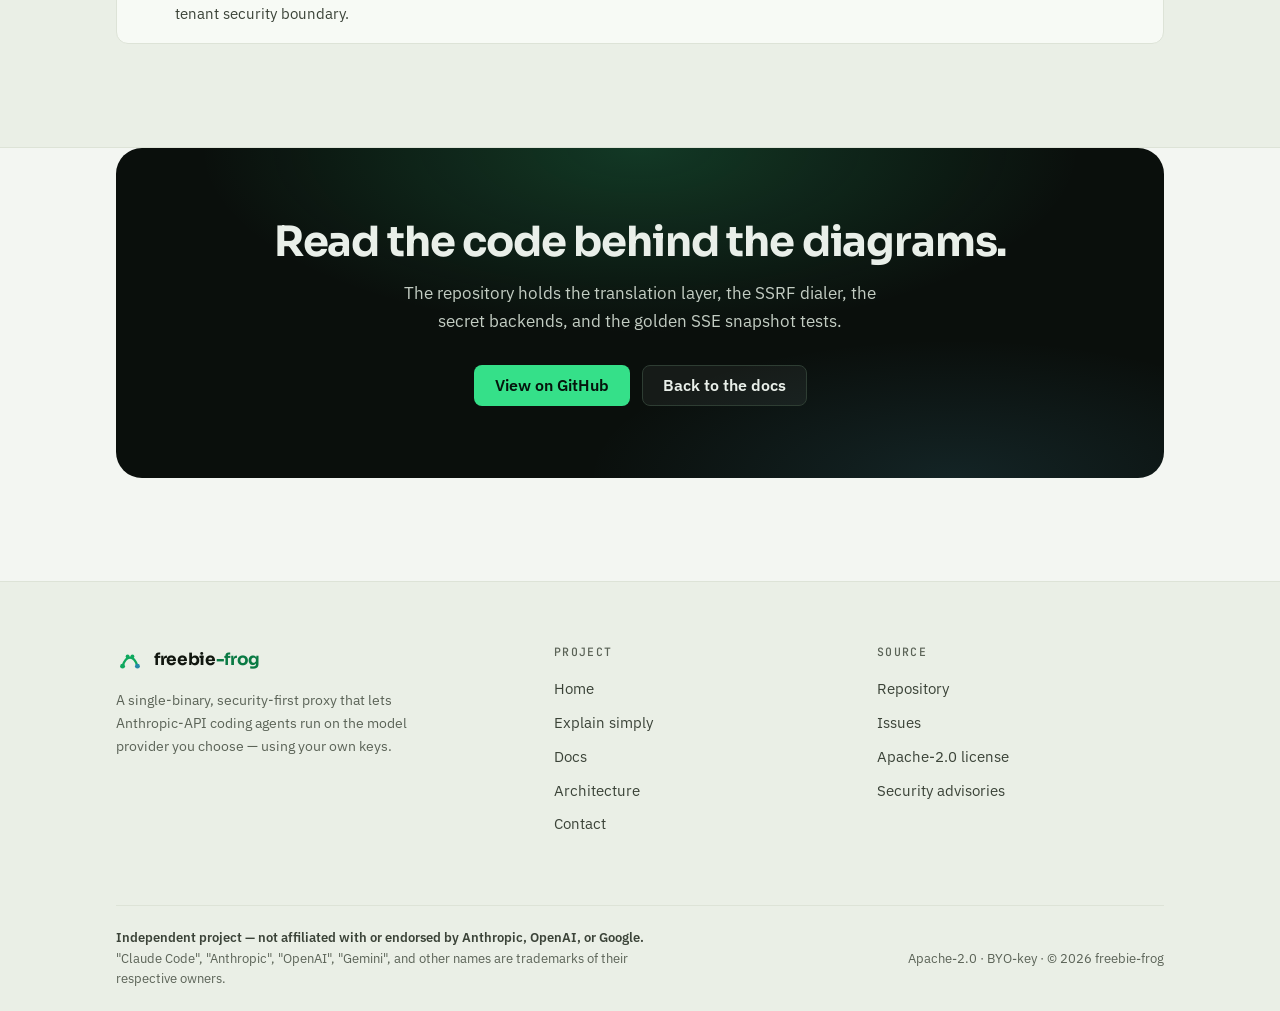
<file: docs/architecture.html>
<!doctype html>
<html lang="en">
<head>
<meta charset="utf-8">
<meta name="viewport" content="width=device-width, initial-scale=1, viewport-fit=cover">
<title>freebie-frog Architecture</title>
<meta name="description" content="How freebie-frog works: the component pipeline, the streaming SSE translation, and where the SSRF guard and secret store sit — with the design principles behind them.">
<meta name="color-scheme" content="light dark">
<link rel="icon" href="assets/favicon.svg" type="image/svg+xml">
<meta property="og:title" content="freebie-frog architecture">
<meta property="og:description" content="Component pipeline, streaming SSE translation, and the SSRF guard and secret store — the real diagrams.">
<meta property="og:type" content="article">
<meta name="twitter:card" content="summary_large_image">
<meta name="twitter:image" content="https://dibakshya01.github.io/freebie-frog/assets/social-card.png">
<meta property="og:site_name" content="freebie-frog">
<meta property="og:url" content="https://dibakshya01.github.io/freebie-frog/architecture.html">
<meta property="og:image" content="https://dibakshya01.github.io/freebie-frog/assets/social-card.png">
<meta property="og:image:width" content="2560">
<meta property="og:image:height" content="1280">
<link rel="canonical" href="https://dibakshya01.github.io/freebie-frog/architecture.html">
<link rel="preconnect" href="https://fonts.googleapis.com">
<link rel="preconnect" href="https://fonts.gstatic.com" crossorigin>
<link rel="stylesheet" href="https://fonts.googleapis.com/css2?family=IBM+Plex+Sans:ital,wght@0,400;0,500;0,600;1,400&family=JetBrains+Mono:wght@400;500;700&family=Sora:wght@600;700;800&display=swap">
<link rel="stylesheet" href="assets/styles.css">
<script>(function(){try{var t=localStorage.getItem("ff-theme");if(t==="dark"||t==="light")document.documentElement.setAttribute("data-theme",t);}catch(e){}})();</script>
</head>
<body>
<a class="skip" href="#main">Skip to content</a>

<header class="nav">
  <div class="wrap nav__inner">
    <a class="brand" href="index.html" aria-label="freebie-frog home">
      <svg class="mark" viewBox="0 0 64 64" aria-hidden="true">
        <path d="M15 46 C 23 20, 41 20, 49 46" fill="none" class="m-arc" stroke-width="5" stroke-linecap="round"/>
        <circle cx="26.5" cy="24" r="4.4" class="m-eye"/><circle cx="37.5" cy="24" r="4.4" class="m-eye"/>
        <circle cx="15" cy="46" r="5.6" class="m-src"/><circle cx="49" cy="46" r="5.6" class="m-dst"/>
      </svg>
      <span><b>freebie</b><span class="frog">-frog</span></span>
    </a>
    <nav id="nav-links" class="nav__links" aria-label="Primary">
      <a href="index.html">Home</a>
      <a href="eli5.html">Explain simply</a>
      <a href="docs.html">Docs</a>
      <a href="architecture.html" aria-current="page">Architecture</a>
      <a href="contact.html">Contact</a>
    </nav>
    <div class="nav__actions">
      <a class="btn btn-ghost btn-sm btn-ghost-ic" href="https://github.com/dibakshya01/freebie-frog" target="_blank" rel="noopener">
        <svg viewBox="0 0 24 24" fill="currentColor" aria-hidden="true"><path d="M12 .5A11.5 11.5 0 0 0 .5 12a11.5 11.5 0 0 0 7.86 10.92c.58.1.79-.25.79-.56v-2c-3.2.7-3.88-1.37-3.88-1.37-.53-1.34-1.29-1.7-1.29-1.7-1.05-.72.08-.7.08-.7 1.16.08 1.78 1.2 1.78 1.2 1.03 1.77 2.7 1.26 3.36.96.1-.75.4-1.26.73-1.55-2.55-.29-5.24-1.28-5.24-5.69 0-1.26.45-2.29 1.19-3.1-.12-.29-.52-1.46.11-3.05 0 0 .97-.31 3.18 1.18a11 11 0 0 1 5.8 0c2.2-1.49 3.17-1.18 3.17-1.18.63 1.59.23 2.76.11 3.05.74.81 1.19 1.84 1.19 3.1 0 4.42-2.69 5.39-5.25 5.68.41.36.78 1.06.78 2.14v3.17c0 .31.21.67.8.56A11.5 11.5 0 0 0 23.5 12 11.5 11.5 0 0 0 12 .5Z"/></svg>
        GitHub
      </a>
      <button class="theme-toggle" type="button" aria-label="Switch theme">
        <svg class="i-moon" viewBox="0 0 24 24" fill="none" stroke="currentColor" stroke-width="2" stroke-linecap="round" stroke-linejoin="round" aria-hidden="true"><path d="M21 12.8A9 9 0 1 1 11.2 3a7 7 0 0 0 9.8 9.8Z"/></svg>
        <svg class="i-sun" viewBox="0 0 24 24" fill="none" stroke="currentColor" stroke-width="2" stroke-linecap="round" stroke-linejoin="round" aria-hidden="true"><circle cx="12" cy="12" r="4.2"/><path d="M12 2v2.5M12 19.5V22M4.2 4.2l1.8 1.8M18 18l1.8 1.8M2 12h2.5M19.5 12H22M4.2 19.8 6 18M18 6l1.8-1.8"/></svg>
      </button>
      <button class="nav__burger" type="button" aria-label="Menu" aria-expanded="false" aria-controls="nav-links">
        <svg viewBox="0 0 24 24" fill="none" stroke="currentColor" stroke-width="2" stroke-linecap="round" aria-hidden="true"><path d="M3 6h18M3 12h18M3 18h18"/></svg>
      </button>
    </div>
  </div>
</header>

<main id="main">

<section class="phead">
  <div class="wrap">
    <div class="phead__inner">
      <p class="eyebrow">Architecture</p>
      <h1>Three diagrams, one honest machine.</h1>
      <p class="lede">The component pipeline, the streaming translation that is the hard part, and where the security guards actually sit.</p>
    </div>
  </div>
</section>

<!-- DIAGRAM A: COMPONENTS -->
<section class="section">
  <div class="wrap">
    <div class="sec-head reveal">
      <p class="eyebrow">A — Component pipeline</p>
      <h2>From agent to provider, and back.</h2>
      <p class="lede">A request enters in the Anthropic Messages API, is routed and translated inside freebie-frog, and leaves through a single SSRF-guarded HTTP client to the provider you chose.</p>
    </div>

    <div class="diagram reveal" data-delay="1">
      <svg viewBox="0 0 1110 300" role="img" aria-label="Component diagram: a coding agent sends an Anthropic Messages API request to freebie-frog, which runs ingress, router with fallback, translation, and a provider adapter; all outbound traffic passes through an SSRF-guarded HTTP client to the provider API. Config and secrets, observability, and the admin UI sit underneath.">
        <defs>
          <marker id="aA" markerWidth="10" markerHeight="10" refX="7" refY="3" orient="auto"><path d="M0 0 L7 3 L0 6 Z" class="ah"/></marker>
          <marker id="aAg" markerWidth="10" markerHeight="10" refX="7" refY="3" orient="auto"><path d="M0 0 L7 3 L0 6 Z" class="ah-g"/></marker>
          <marker id="aA2" markerWidth="10" markerHeight="10" refX="7" refY="3" orient="auto"><path d="M0 0 L7 3 L0 6 Z" class="ah-2"/></marker>
        </defs>

        <!-- agent -->
        <rect x="20" y="52" width="150" height="84" rx="12" class="d-box-2"/>
        <text x="95" y="90" text-anchor="middle" class="d-title" font-size="15">Coding agent</text>
        <text x="95" y="110" text-anchor="middle" class="d-sub" font-size="10.5">Claude Code · Aider</text>

        <!-- entry arrow -->
        <line x1="170" y1="94" x2="258" y2="94" class="d-line" stroke-width="2" marker-end="url(#aAg)"/>
        <text x="214" y="78" text-anchor="middle" class="d-accent-tx" font-size="9.5">Anthropic</text>
        <text x="214" y="89" text-anchor="middle" class="d-accent-tx" font-size="9.5">Messages API</text>

        <!-- container -->
        <rect x="250" y="20" width="620" height="260" rx="16" class="d-box-accent"/>
        <text x="266" y="42" class="d-title" font-size="14">freebie-frog</text>

        <!-- stages -->
        <rect x="266" y="60" width="135" height="64" rx="10" class="d-box"/>
        <text x="333.5" y="88" text-anchor="middle" class="d-title" font-size="13">Ingress</text>
        <text x="333.5" y="106" text-anchor="middle" class="d-sub" font-size="10">/v1/messages</text>

        <rect x="417" y="60" width="135" height="64" rx="10" class="d-box"/>
        <text x="484.5" y="88" text-anchor="middle" class="d-title" font-size="13">Router</text>
        <text x="484.5" y="106" text-anchor="middle" class="d-sub" font-size="10">tier → targets</text>

        <rect x="568" y="60" width="135" height="64" rx="10" class="d-box"/>
        <text x="635.5" y="88" text-anchor="middle" class="d-title" font-size="13">Translate</text>
        <text x="635.5" y="106" text-anchor="middle" class="d-sub" font-size="10">SSE rebuild</text>

        <rect x="719" y="60" width="135" height="64" rx="10" class="d-box"/>
        <text x="786.5" y="88" text-anchor="middle" class="d-title" font-size="13">Adapter</text>
        <text x="786.5" y="106" text-anchor="middle" class="d-sub" font-size="10">openai · gemini</text>

        <!-- stage arrows -->
        <line x1="401" y1="92" x2="415" y2="92" class="d-line" stroke-width="1.8" marker-end="url(#aA)"/>
        <line x1="552" y1="92" x2="566" y2="92" class="d-line" stroke-width="1.8" marker-end="url(#aA)"/>
        <line x1="703" y1="92" x2="717" y2="92" class="d-line" stroke-width="1.8" marker-end="url(#aA)"/>

        <!-- down to SSRF -->
        <line x1="786.5" y1="124" x2="786.5" y2="144" class="d-line" stroke-width="1.8" marker-end="url(#aA)"/>

        <!-- SSRF bar -->
        <rect x="266" y="146" width="588" height="52" rx="10" class="d-guard"/>
        <text x="560" y="168" text-anchor="middle" class="d-title" font-size="12.5">SSRF-guarded HTTP client</text>
        <text x="560" y="186" text-anchor="middle" class="d-sub" font-size="10">dial-time IP validation · redirects disabled · upstream TLS verified</text>

        <!-- base bar -->
        <rect x="266" y="214" width="588" height="50" rx="10" class="d-box-2"/>
        <text x="560" y="243" text-anchor="middle" class="d-sub" font-size="11">config + secrets　·　observability (slog · trace id)　·　admin UI</text>

        <!-- egress -->
        <line x1="854" y1="172" x2="936" y2="172" class="d-line" stroke-width="2" marker-end="url(#aA2)"/>
        <text x="895" y="156" text-anchor="middle" class="d-accent2-tx" font-size="9.5">OpenAI /</text>
        <text x="895" y="167" text-anchor="middle" class="d-accent2-tx" font-size="9.5">Gemini</text>

        <!-- provider -->
        <rect x="940" y="130" width="150" height="84" rx="12" class="d-box-accent2"/>
        <text x="1015" y="168" text-anchor="middle" class="d-title" font-size="15">Provider API</text>
        <text x="1015" y="188" text-anchor="middle" class="d-sub" font-size="10.5">free · local · paid</text>
      </svg>

      <div class="legend">
        <span><i class="l-in"></i> ingress / your side</span>
        <span><i class="l-out"></i> egress / provider side</span>
        <span><i class="l-guard"></i> security boundary</span>
      </div>
      <p class="diagram__cap"><b>Responses return the same way.</b> The adapter streams provider chunks back through <em>Translate</em>, which rebuilds the Anthropic SSE sequence, out through ingress to the agent. Upstream base URLs are treated as attacker-influenced input — hence the guard on every outbound call.</p>
    </div>
  </div>
</section>

<!-- DIAGRAM B: STREAMING -->
<section class="section" style="background:var(--bg-2);border-block:1px solid var(--border)">
  <div class="wrap">
    <div class="sec-head reveal">
      <p class="eyebrow">B — Streaming translation</p>
      <h2>Rebuilding the Anthropic event stream, in order.</h2>
      <p class="lede">The core mechanic. Provider chunks arrive loosely; the Anthropic SSE sequence must be emitted in a strict order, with tool-call arguments accumulated defensively by index.</p>
    </div>

    <div class="diagram reveal" data-delay="1">
      <svg viewBox="0 0 1060 584" role="img" aria-label="Streaming translation: OpenAI provider chunks (delta.content, tool_calls function name and argument fragments keyed by index, reasoning_content, finish_reason and usage) are accumulated by freebie-frog and re-emitted as the ordered Anthropic SSE sequence from message_start through content blocks to message_stop.">
        <defs>
          <marker id="bAg" markerWidth="10" markerHeight="10" refX="7" refY="3" orient="auto"><path d="M0 0 L7 3 L0 6 Z" class="ah-g"/></marker>
          <marker id="bA" markerWidth="10" markerHeight="10" refX="7" refY="3" orient="auto"><path d="M0 0 L7 3 L0 6 Z" class="ah"/></marker>
        </defs>

        <!-- headers -->
        <text x="30" y="26" class="d-sub" font-size="12">PROVIDER STREAM · OpenAI chunks</text>
        <text x="610" y="26" class="d-sub" font-size="12">ANTHROPIC SSE · emitted in order</text>

        <!-- LEFT input chips -->
        <rect x="30" y="44" width="330" height="40" rx="9" class="d-box"/>
        <text x="46" y="63" class="d-mono d-label" font-size="11.5">usage  ·  or local estimate</text>
        <text x="46" y="77" class="d-sub" font-size="9.5">never emit 0 input tokens</text>

        <rect x="30" y="150" width="330" height="40" rx="9" class="d-box"/>
        <text x="46" y="169" class="d-mono d-label" font-size="11.5">delta.content</text>
        <text x="46" y="183" class="d-sub" font-size="9.5">text fragments</text>

        <rect x="30" y="256" width="330" height="40" rx="9" class="d-box"/>
        <text x="46" y="275" class="d-mono d-label" font-size="11.5">tool_calls[ ].function.name</text>
        <text x="46" y="289" class="d-sub" font-size="9.5">set on first non-empty chunk</text>

        <rect x="30" y="314" width="330" height="48" rx="9" class="d-box-accent"/>
        <text x="46" y="334" class="d-mono d-accent-tx" font-size="11.5">tool_calls[ ].function.arguments</text>
        <text x="46" y="350" class="d-sub" font-size="9.5">partial JSON fragments · accumulated by index</text>

        <rect x="30" y="384" width="330" height="40" rx="9" class="d-box"/>
        <text x="46" y="403" class="d-mono d-label" font-size="11.5">reasoning_content</text>
        <text x="46" y="417" class="d-sub" font-size="9.5">DeepSeek-R1 et al.</text>

        <rect x="30" y="476" width="330" height="40" rx="9" class="d-box"/>
        <text x="46" y="495" class="d-mono d-label" font-size="11.5">finish_reason  ·  usage</text>
        <text x="46" y="509" class="d-sub" font-size="9.5">→ stop_reason mapping</text>

        <!-- center spine label -->
        <text x="455" y="300" text-anchor="middle" class="d-sub" font-size="10" transform="rotate(-90 455 300)">accumulate by index</text>

        <!-- RIGHT sequence nodes -->
        <!-- spine -->
        <line x1="600" y1="56" x2="600" y2="548" class="d-flow-g" stroke-width="2"/>

        <!-- node template: badge + box -->
        <!-- 1 -->
        <circle cx="600" cy="64" r="11" class="d-dot"/><text x="600" y="68" text-anchor="middle" font-size="11" font-weight="700" fill="#05140c" class="d-mono">1</text>
        <rect x="624" y="44" width="408" height="40" rx="9" class="d-box-accent"/>
        <text x="640" y="63" class="d-mono d-title" font-size="12">message_start</text>
        <text x="640" y="77" class="d-sub" font-size="9.5">seeds usage.input_tokens</text>

        <!-- 2 -->
        <circle cx="600" cy="130" r="11" class="d-dot"/><text x="600" y="134" text-anchor="middle" font-size="11" font-weight="700" fill="#05140c" class="d-mono">2</text>
        <rect x="624" y="110" width="408" height="40" rx="9" class="d-box"/>
        <text x="640" y="129" class="d-mono d-title" font-size="12">content_block_start</text>
        <text x="640" y="143" class="d-sub" font-size="9.5">text · block index 0</text>

        <!-- 3 -->
        <circle cx="600" cy="196" r="11" class="d-dot"/><text x="600" y="200" text-anchor="middle" font-size="11" font-weight="700" fill="#05140c" class="d-mono">3</text>
        <rect x="624" y="176" width="408" height="40" rx="9" class="d-box"/>
        <text x="640" y="195" class="d-mono d-title" font-size="12">content_block_delta</text>
        <text x="640" y="209" class="d-sub" font-size="9.5">text_delta  ·  thinking_delta (from reasoning)</text>

        <!-- 4 -->
        <circle cx="600" cy="262" r="11" class="d-dot"/><text x="600" y="266" text-anchor="middle" font-size="11" font-weight="700" fill="#05140c" class="d-mono">4</text>
        <rect x="624" y="242" width="408" height="40" rx="9" class="d-box"/>
        <text x="640" y="261" class="d-mono d-title" font-size="12">content_block_stop</text>
        <text x="640" y="275" class="d-sub" font-size="9.5">close text before the first tool block</text>

        <!-- 5 -->
        <circle cx="600" cy="328" r="11" class="d-dot"/><text x="600" y="332" text-anchor="middle" font-size="11" font-weight="700" fill="#05140c" class="d-mono">5</text>
        <rect x="624" y="308" width="408" height="40" rx="9" class="d-box"/>
        <text x="640" y="327" class="d-mono d-title" font-size="12">content_block_start</text>
        <text x="640" y="341" class="d-sub" font-size="9.5">tool_use · block index 1 (offset past text)</text>

        <!-- 6 -->
        <circle cx="600" cy="394" r="11" class="d-dot"/><text x="600" y="398" text-anchor="middle" font-size="11" font-weight="700" fill="#05140c" class="d-mono">6</text>
        <rect x="624" y="374" width="408" height="40" rx="9" class="d-box-accent"/>
        <text x="640" y="393" class="d-mono d-accent-tx" font-size="12">content_block_delta · input_json_delta</text>
        <text x="640" y="407" class="d-sub" font-size="9.5">re-emitted argument fragments</text>

        <!-- 7 -->
        <circle cx="600" cy="460" r="11" class="d-dot"/><text x="600" y="464" text-anchor="middle" font-size="11" font-weight="700" fill="#05140c" class="d-mono">7</text>
        <rect x="624" y="440" width="408" height="40" rx="9" class="d-box"/>
        <text x="640" y="459" class="d-mono d-title" font-size="12">message_delta</text>
        <text x="640" y="473" class="d-sub" font-size="9.5">stop_reason · cumulative output_tokens</text>

        <!-- 8 -->
        <circle cx="600" cy="526" r="11" class="d-dot"/><text x="600" y="530" text-anchor="middle" font-size="11" font-weight="700" fill="#05140c" class="d-mono">8</text>
        <rect x="624" y="506" width="408" height="40" rx="9" class="d-box"/>
        <text x="640" y="525" class="d-mono d-title" font-size="12">message_stop</text>
        <text x="640" y="539" class="d-sub" font-size="9.5">ping events interleaved throughout</text>

        <!-- mapping arrows left→right -->
        <line x1="360" y1="64"  x2="622" y2="64"  class="d-flow-g" stroke-width="1.6" marker-end="url(#bAg)"/>
        <line x1="360" y1="170" x2="622" y2="186" class="d-flow-g" stroke-width="1.6" marker-end="url(#bAg)"/>
        <line x1="360" y1="276" x2="622" y2="326" class="d-flow-g" stroke-width="1.6" marker-end="url(#bAg)"/>
        <line x1="360" y1="338" x2="622" y2="392" class="d-flow-g" stroke-width="1.6" marker-end="url(#bAg)"/>
        <line x1="360" y1="404" x2="622" y2="200" class="d-line" stroke-width="1.4" stroke-dasharray="3 4" marker-end="url(#bA)"/>
        <line x1="360" y1="496" x2="622" y2="458" class="d-flow-g" stroke-width="1.6" marker-end="url(#bAg)"/>
      </svg>
      <p class="diagram__cap"><b>Fallback has a hard boundary.</b> The router may retry another provider only <em>before</em> event 1 is sent. Once <code>message_start</code> is out, a mid-stream upstream failure cannot be retried transparently — the proxy emits an Anthropic <code>error</code> event and a terminal <code>message_stop</code>. This path is covered by golden SSE snapshot tests.</p>
    </div>
  </div>
</section>

<!-- DIAGRAM C: SECURITY -->
<section class="section">
  <div class="wrap">
    <div class="sec-head reveal">
      <p class="eyebrow">C — Security placement</p>
      <h2>Where the guard and the secrets sit.</h2>
      <p class="lede">Keys are resolved from a backend by reference and scrubbed from every log. Every outbound dial is IP-validated, so a hostile or mistaken upstream can't reach loopback, private ranges, or cloud metadata.</p>
    </div>

    <div class="diagram reveal" data-delay="1">
      <svg viewBox="0 0 1100 440" role="img" aria-label="Security placement: a secret store (OS keychain, encrypted file, or plaintext) resolves a key reference into the provider adapter; logs scrub headers and secrets. All outbound calls pass through the SSRF guard, which allows the configured provider host but blocks cloud metadata, loopback, and private IP ranges across IPv4 and IPv6.">
        <defs>
          <marker id="cAg" markerWidth="10" markerHeight="10" refX="7" refY="3" orient="auto"><path d="M0 0 L7 3 L0 6 Z" class="ah-g"/></marker>
          <marker id="cA" markerWidth="10" markerHeight="10" refX="7" refY="3" orient="auto"><path d="M0 0 L7 3 L0 6 Z" class="ah"/></marker>
          <marker id="cAd" markerWidth="10" markerHeight="10" refX="7" refY="3" orient="auto"><path d="M0 0 L7 3 L0 6 Z" class="ah-d"/></marker>
        </defs>

        <!-- secret store -->
        <rect x="30" y="140" width="250" height="168" rx="12" class="d-box"/>
        <text x="48" y="166" class="d-title" font-size="13">Secret store</text>
        <rect x="48" y="180" width="214" height="34" rx="7" class="d-box-accent"/>
        <text x="60" y="201" class="d-mono d-accent-tx" font-size="10.5">OS keychain</text>
        <rect x="48" y="220" width="214" height="34" rx="7" class="d-box-2"/>
        <text x="60" y="241" class="d-mono d-label" font-size="10.5">AES-256-GCM file (PBKDF2)</text>
        <rect x="48" y="260" width="214" height="34" rx="7" class="d-box-2"/>
        <text x="60" y="281" class="d-mono d-label" font-size="10.5">0600 plaintext + warning</text>

        <!-- arrow to core -->
        <line x1="280" y1="224" x2="356" y2="224" class="d-flow-g" stroke-width="2" marker-end="url(#cAg)"/>
        <text x="318" y="214" text-anchor="middle" class="d-sub" font-size="9">ref → value</text>

        <!-- core -->
        <rect x="360" y="178" width="270" height="92" rx="12" class="d-box-accent"/>
        <text x="495" y="214" text-anchor="middle" class="d-title" font-size="14">freebie-frog</text>
        <text x="495" y="234" text-anchor="middle" class="d-sub" font-size="10.5">provider adapter</text>

        <!-- logs -->
        <line x1="495" y1="270" x2="495" y2="322" class="d-line" stroke-width="1.8" marker-end="url(#cA)"/>
        <text x="505" y="300" class="d-sub" font-size="9">scrub</text>
        <rect x="360" y="324" width="270" height="70" rx="10" class="d-box-2"/>
        <text x="495" y="352" text-anchor="middle" class="d-title" font-size="12">Structured logs</text>
        <text x="495" y="372" text-anchor="middle" class="d-sub" font-size="10">auth headers + secret patterns redacted</text>

        <!-- arrow to guard -->
        <line x1="630" y1="212" x2="706" y2="212" class="d-flow-d" stroke-width="2" marker-end="url(#cAd)"/>
        <text x="668" y="202" text-anchor="middle" class="d-sub" font-size="9">dial</text>

        <!-- SSRF guard gate -->
        <rect x="710" y="150" width="140" height="124" rx="12" class="d-guard"/>
        <text x="780" y="195" text-anchor="middle" class="d-title" font-size="13">SSRF guard</text>
        <text x="780" y="214" text-anchor="middle" class="d-sub" font-size="9.5">dial-time</text>
        <text x="780" y="227" text-anchor="middle" class="d-sub" font-size="9.5">IP validation</text>
        <text x="780" y="246" text-anchor="middle" class="d-sub" font-size="9.5">redirects off</text>

        <!-- allowed -->
        <line x1="850" y1="180" x2="906" y2="150" class="d-flow-g" stroke-width="2" marker-end="url(#cAg)"/>
        <rect x="910" y="110" width="180" height="70" rx="10" class="d-box-accent"/>
        <text x="926" y="138" class="d-title" font-size="12">Configured provider</text>
        <text x="926" y="158" class="d-mono d-accent-tx" font-size="10.5">api.groq.com  ✓</text>

        <!-- blocked -->
        <line x1="850" y1="244" x2="906" y2="286" class="d-flow-d" stroke-width="2" marker-end="url(#cAd)"/>
        <rect x="910" y="212" width="180" height="192" rx="10" class="d-guard"/>
        <text x="926" y="236" class="d-danger-tx d-mono" font-size="11" font-weight="700">BLOCKED</text>
        <text x="926" y="260" class="d-mono d-label" font-size="9.8">169.254.169.254</text>
        <text x="926" y="274" class="d-sub" font-size="8.8">cloud metadata</text>
        <text x="926" y="298" class="d-mono d-label" font-size="9.8">127.0.0.0/8  ·  ::1</text>
        <text x="926" y="312" class="d-sub" font-size="8.8">loopback (v4 + v6)</text>
        <text x="926" y="336" class="d-mono d-label" font-size="9.8">10/8 · 172.16/12 · 192.168/16</text>
        <text x="926" y="350" class="d-sub" font-size="8.8">RFC1918 private</text>
        <text x="926" y="374" class="d-mono d-label" font-size="9.8">fe80::/10 · fc00::/7</text>
        <text x="926" y="388" class="d-sub" font-size="8.8">link-local · ULA · IPv4-mapped</text>
      </svg>

      <div class="legend">
        <span><i class="l-in"></i> resolved key / allowed</span>
        <span><i class="l-guard"></i> guard / blocked</span>
      </div>
      <p class="diagram__cap"><b>The local-model opt-in is scoped, not a bypass.</b> <code>allow_local</code> permits one configured host (say Ollama on loopback); the dialer still refuses any other resolved IP, which also defeats DNS rebinding. Mapped to OWASP API7 (SSRF), LLM02 (secret disclosure), and API8 (secure defaults).</p>
    </div>
  </div>
</section>

<!-- DESIGN PRINCIPLES -->
<section class="section" style="background:var(--bg-2);border-block:1px solid var(--border)">
  <div class="wrap">
    <div class="sec-head reveal">
      <p class="eyebrow">Design principles</p>
      <h2>The trade-offs are decided in advance.</h2>
      <p class="lede">Five principles resolve the hard calls — and they are why the honest limits read the way they do.</p>
    </div>
    <div class="grid grid-2 reveal" data-delay="1">
      <article class="card">
        <div class="card__ic"><svg viewBox="0 0 24 24" fill="none" stroke="currentColor" stroke-width="2" stroke-linecap="round" stroke-linejoin="round" aria-hidden="true"><path d="M3 12h4l2-7 4 14 2-7h4"/></svg></div>
        <h3>Protocol correctness first</h3>
        <p>The streaming SSE translation is the product. It's snapshot-tested against spec fixtures and an in-process mock, and verified against a real agent loop where credentials allow.</p>
      </article>
      <article class="card">
        <div class="card__ic"><svg viewBox="0 0 24 24" fill="none" stroke="currentColor" stroke-width="2" stroke-linecap="round" stroke-linejoin="round" aria-hidden="true"><path d="M12 3 4 6v5c0 4.5 3.2 8.4 8 10 4.8-1.6 8-5.5 8-10V6l-8-3Z"/></svg></div>
        <h3>Security by default</h3>
        <p>Keychain secrets, no secret logging, loopback bind, and the SSRF guard are on from the start — wired in, not bolted on, and proven with attack-tests.</p>
      </article>
      <article class="card">
        <div class="card__ic"><svg viewBox="0 0 24 24" fill="none" stroke="currentColor" stroke-width="2" stroke-linecap="round" stroke-linejoin="round" aria-hidden="true"><rect x="4" y="4" width="16" height="16" rx="2.5"/><path d="M4 9h16"/></svg></div>
        <h3>One binary, few deps</h3>
        <p>Go stdlib-first; a single optional keychain library, everything else from the standard library. The static binary is the distribution wedge — no runtime to install.</p>
      </article>
      <article class="card">
        <div class="card__ic"><svg viewBox="0 0 24 24" fill="none" stroke="currentColor" stroke-width="2" stroke-linecap="round" stroke-linejoin="round" aria-hidden="true"><path d="M12 3v18M5 7l7-4 7 4M5 7v10l7 4 7-4V7"/></svg></div>
        <h3>Honest &amp; ToS-respecting</h3>
        <p>BYO-key, single-account. No quota evasion, no account rotation. Claims match measured reality; the project is clean-room and trademark-clean.</p>
      </article>
      <article class="card" style="grid-column:1/-1">
        <div class="card__ic card__ic--2"><svg viewBox="0 0 24 24" fill="none" stroke="currentColor" stroke-width="2" stroke-linecap="round" stroke-linejoin="round" aria-hidden="true"><circle cx="6" cy="6" r="2.4"/><circle cx="18" cy="18" r="2.4"/><path d="M8 6h7a3 3 0 0 1 3 3v6M6 8v7a3 3 0 0 0 3 3h7"/></svg></div>
        <h3>Config-driven breadth</h3>
        <p>One generic OpenAI-compatible adapter plus a per-provider config row covers the field; a native Gemini adapter is the one extra. Runtime model discovery is preferred over hard-coded rosters, because free tiers churn constantly.</p>
      </article>
    </div>
    <div class="note reveal" data-delay="1" style="margin-top:24px">
      <span class="note__ic"><svg viewBox="0 0 24 24" fill="none" stroke="currentColor" stroke-width="2" stroke-linecap="round" stroke-linejoin="round" aria-hidden="true"><circle cx="12" cy="12" r="9"/><path d="M12 8v5M12 16h.01"/></svg></span>
      <p><strong>Honest limits, by design.</strong> Token counts are approximate; not every Anthropic feature maps (prompt caching, server-side tools, fine-grained thinking budgets); provider parity varies; mid-stream failures aren't transparently recoverable; and this is a local single-user tool, not a multi-tenant security boundary.</p>
    </div>
  </div>
</section>

<section class="section" style="padding-top:0">
  <div class="wrap">
    <div class="cta reveal">
      <div class="cta__glow" aria-hidden="true"></div>
      <h2>Read the code behind the diagrams.</h2>
      <p>The repository holds the translation layer, the SSRF dialer, the secret backends, and the golden SSE snapshot tests.</p>
      <div class="hero__cta">
        <a class="btn btn-ink" href="https://github.com/dibakshya01/freebie-frog" target="_blank" rel="noopener">View on GitHub</a>
        <a class="btn btn-ink-ghost" href="docs.html">Back to the docs</a>
      </div>
    </div>
  </div>
</section>

</main>

<footer class="footer">
  <div class="wrap footer__inner">
    <div class="footer__brand">
      <a class="brand" href="index.html" aria-label="freebie-frog home">
        <svg class="mark" viewBox="0 0 64 64" aria-hidden="true">
          <path d="M15 46 C 23 20, 41 20, 49 46" fill="none" class="m-arc" stroke-width="5" stroke-linecap="round"/>
          <circle cx="26.5" cy="24" r="4.4" class="m-eye"/><circle cx="37.5" cy="24" r="4.4" class="m-eye"/>
          <circle cx="15" cy="46" r="5.6" class="m-src"/><circle cx="49" cy="46" r="5.6" class="m-dst"/>
        </svg>
        <span><b>freebie</b><span class="frog">-frog</span></span>
      </a>
      <p>A single-binary, security-first proxy that lets Anthropic-API coding agents run on the model provider you choose — using your own keys.</p>
    </div>
    <div class="footer__col">
      <h4>Project</h4>
      <a href="index.html">Home</a>
      <a href="eli5.html">Explain simply</a>
      <a href="docs.html">Docs</a>
      <a href="architecture.html">Architecture</a>
      <a href="contact.html">Contact</a>
    </div>
    <div class="footer__col">
      <h4>Source</h4>
      <a href="https://github.com/dibakshya01/freebie-frog" target="_blank" rel="noopener">Repository</a>
      <a href="https://github.com/dibakshya01/freebie-frog/issues" target="_blank" rel="noopener">Issues</a>
      <a href="https://github.com/dibakshya01/freebie-frog/blob/main/LICENSE" target="_blank" rel="noopener">Apache-2.0 license</a>
      <a href="https://github.com/dibakshya01/freebie-frog/security/advisories" target="_blank" rel="noopener">Security advisories</a>
    </div>
  </div>
  <div class="wrap">
    <div class="footer__bar">
      <p class="footer__disclaimer"><strong>Independent project — not affiliated with or endorsed by Anthropic, OpenAI, or Google.</strong> "Claude Code", "Anthropic", "OpenAI", "Gemini", and other names are trademarks of their respective owners.</p>
      <p>Apache-2.0 · BYO-key · © 2026 freebie-frog</p>
    </div>
  </div>
</footer>

<script src="assets/app.js" defer></script>
</body>
</html>
</file>
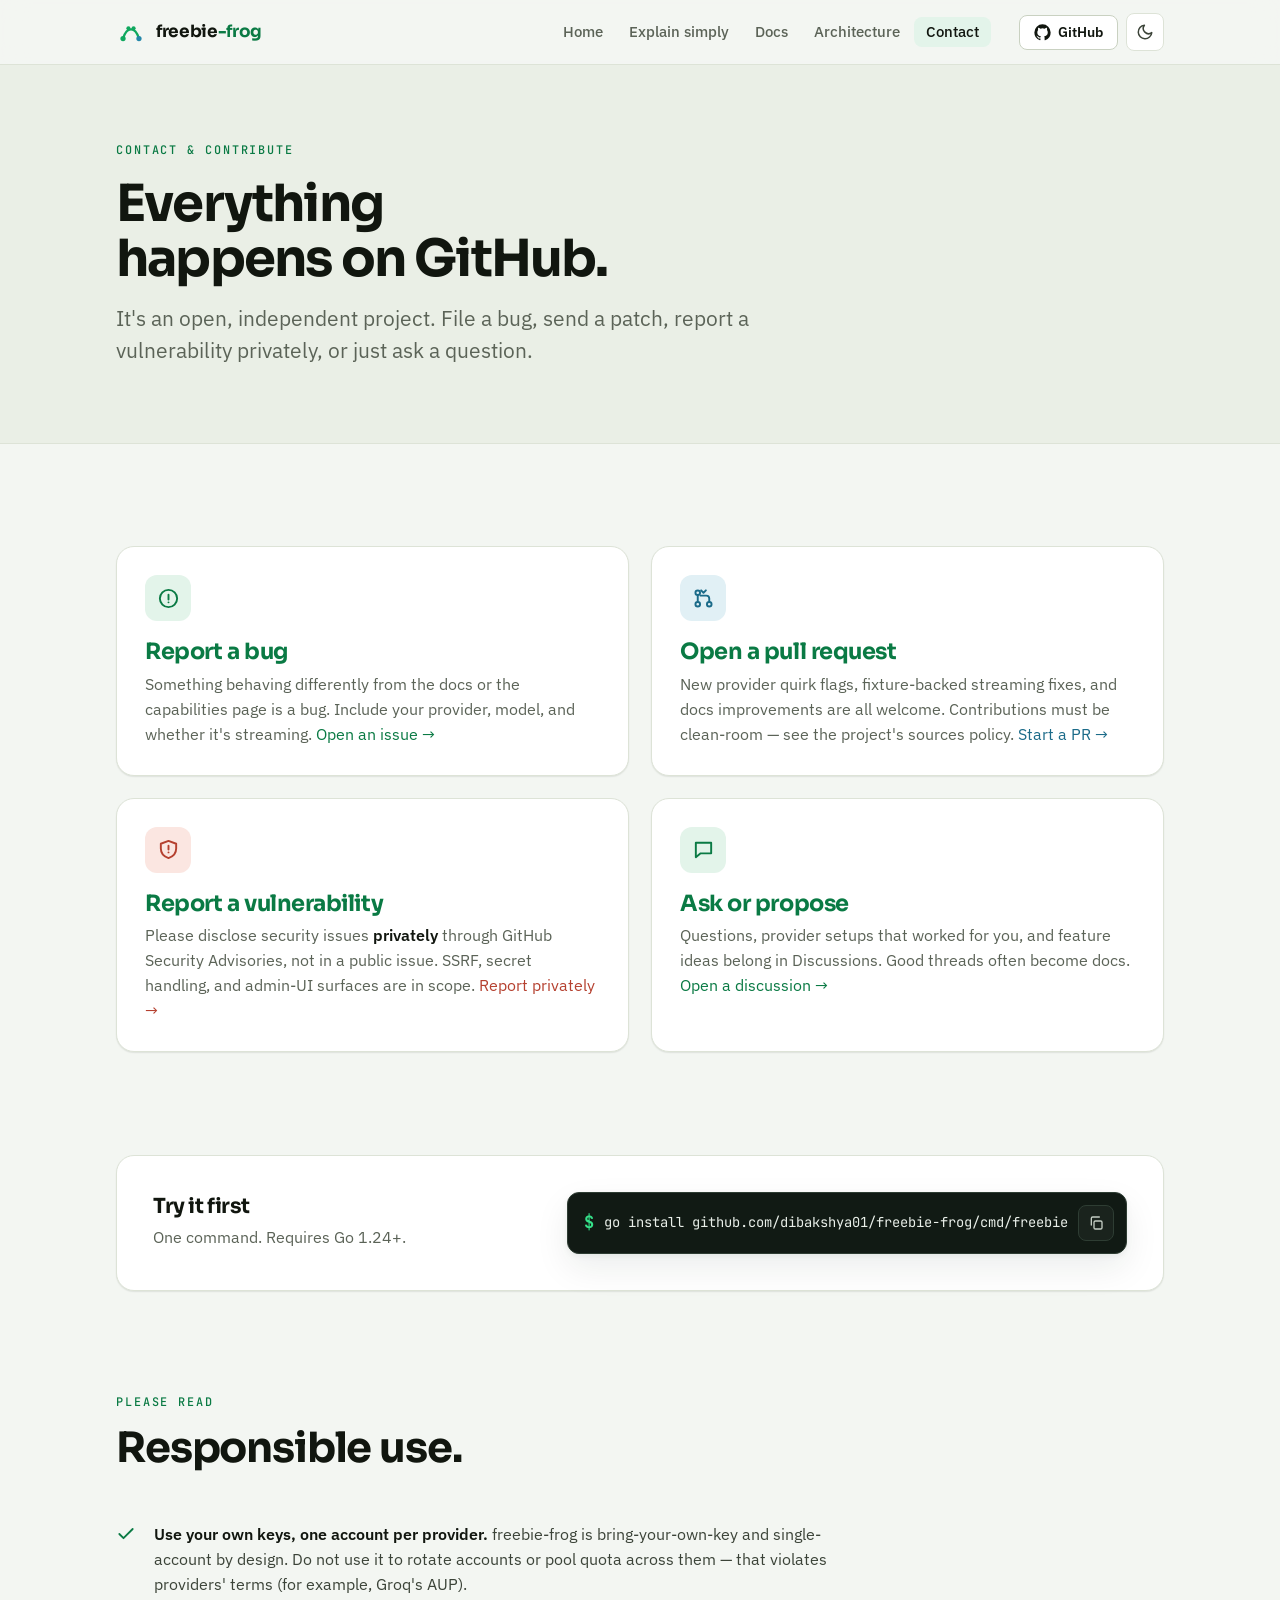
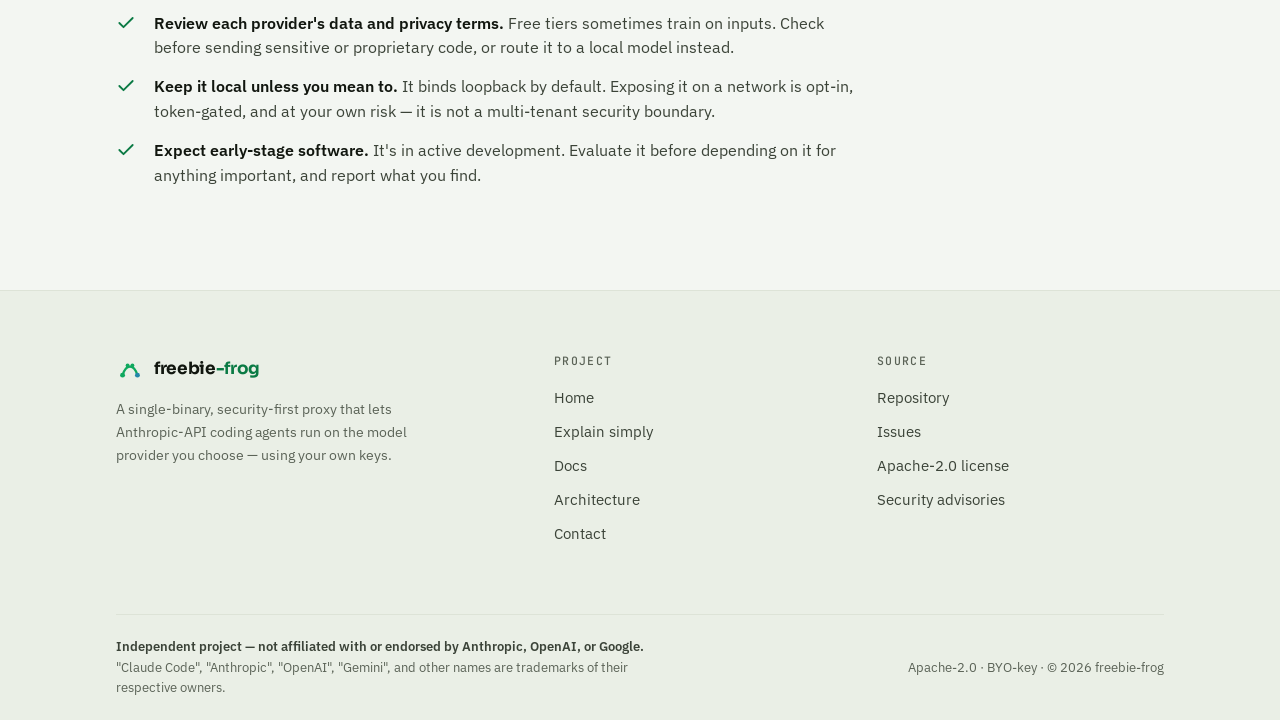
<file: docs/contact.html>
<!doctype html>
<html lang="en">
<head>
<meta charset="utf-8">
<meta name="viewport" content="width=device-width, initial-scale=1, viewport-fit=cover">
<title>freebie-frog Contact</title>
<meta name="description" content="Report a bug, open a pull request, report a security issue privately, or start a discussion. Plus install and a responsible-use note.">
<meta name="color-scheme" content="light dark">
<link rel="icon" href="assets/favicon.svg" type="image/svg+xml">
<meta property="og:title" content="freebie-frog — contact & contribute">
<meta property="og:description" content="Issues, pull requests, private security reporting, and discussions for the freebie-frog project.">
<meta property="og:type" content="website">
<meta name="twitter:card" content="summary_large_image">
<meta name="twitter:image" content="https://dibakshya01.github.io/freebie-frog/assets/social-card.png">
<meta property="og:site_name" content="freebie-frog">
<meta property="og:url" content="https://dibakshya01.github.io/freebie-frog/contact.html">
<meta property="og:image" content="https://dibakshya01.github.io/freebie-frog/assets/social-card.png">
<meta property="og:image:width" content="2560">
<meta property="og:image:height" content="1280">
<link rel="canonical" href="https://dibakshya01.github.io/freebie-frog/contact.html">
<link rel="preconnect" href="https://fonts.googleapis.com">
<link rel="preconnect" href="https://fonts.gstatic.com" crossorigin>
<link rel="stylesheet" href="https://fonts.googleapis.com/css2?family=IBM+Plex+Sans:ital,wght@0,400;0,500;0,600;1,400&family=JetBrains+Mono:wght@400;500;700&family=Sora:wght@600;700;800&display=swap">
<link rel="stylesheet" href="assets/styles.css">
<script>(function(){try{var t=localStorage.getItem("ff-theme");if(t==="dark"||t==="light")document.documentElement.setAttribute("data-theme",t);}catch(e){}})();</script>
</head>
<body>
<a class="skip" href="#main">Skip to content</a>

<header class="nav">
  <div class="wrap nav__inner">
    <a class="brand" href="index.html" aria-label="freebie-frog home">
      <svg class="mark" viewBox="0 0 64 64" aria-hidden="true">
        <path d="M15 46 C 23 20, 41 20, 49 46" fill="none" class="m-arc" stroke-width="5" stroke-linecap="round"/>
        <circle cx="26.5" cy="24" r="4.4" class="m-eye"/><circle cx="37.5" cy="24" r="4.4" class="m-eye"/>
        <circle cx="15" cy="46" r="5.6" class="m-src"/><circle cx="49" cy="46" r="5.6" class="m-dst"/>
      </svg>
      <span><b>freebie</b><span class="frog">-frog</span></span>
    </a>
    <nav id="nav-links" class="nav__links" aria-label="Primary">
      <a href="index.html">Home</a>
      <a href="eli5.html">Explain simply</a>
      <a href="docs.html">Docs</a>
      <a href="architecture.html">Architecture</a>
      <a href="contact.html" aria-current="page">Contact</a>
    </nav>
    <div class="nav__actions">
      <a class="btn btn-ghost btn-sm btn-ghost-ic" href="https://github.com/dibakshya01/freebie-frog" target="_blank" rel="noopener">
        <svg viewBox="0 0 24 24" fill="currentColor" aria-hidden="true"><path d="M12 .5A11.5 11.5 0 0 0 .5 12a11.5 11.5 0 0 0 7.86 10.92c.58.1.79-.25.79-.56v-2c-3.2.7-3.88-1.37-3.88-1.37-.53-1.34-1.29-1.7-1.29-1.7-1.05-.72.08-.7.08-.7 1.16.08 1.78 1.2 1.78 1.2 1.03 1.77 2.7 1.26 3.36.96.1-.75.4-1.26.73-1.55-2.55-.29-5.24-1.28-5.24-5.69 0-1.26.45-2.29 1.19-3.1-.12-.29-.52-1.46.11-3.05 0 0 .97-.31 3.18 1.18a11 11 0 0 1 5.8 0c2.2-1.49 3.17-1.18 3.17-1.18.63 1.59.23 2.76.11 3.05.74.81 1.19 1.84 1.19 3.1 0 4.42-2.69 5.39-5.25 5.68.41.36.78 1.06.78 2.14v3.17c0 .31.21.67.8.56A11.5 11.5 0 0 0 23.5 12 11.5 11.5 0 0 0 12 .5Z"/></svg>
        GitHub
      </a>
      <button class="theme-toggle" type="button" aria-label="Switch theme">
        <svg class="i-moon" viewBox="0 0 24 24" fill="none" stroke="currentColor" stroke-width="2" stroke-linecap="round" stroke-linejoin="round" aria-hidden="true"><path d="M21 12.8A9 9 0 1 1 11.2 3a7 7 0 0 0 9.8 9.8Z"/></svg>
        <svg class="i-sun" viewBox="0 0 24 24" fill="none" stroke="currentColor" stroke-width="2" stroke-linecap="round" stroke-linejoin="round" aria-hidden="true"><circle cx="12" cy="12" r="4.2"/><path d="M12 2v2.5M12 19.5V22M4.2 4.2l1.8 1.8M18 18l1.8 1.8M2 12h2.5M19.5 12H22M4.2 19.8 6 18M18 6l1.8-1.8"/></svg>
      </button>
      <button class="nav__burger" type="button" aria-label="Menu" aria-expanded="false" aria-controls="nav-links">
        <svg viewBox="0 0 24 24" fill="none" stroke="currentColor" stroke-width="2" stroke-linecap="round" aria-hidden="true"><path d="M3 6h18M3 12h18M3 18h18"/></svg>
      </button>
    </div>
  </div>
</header>

<main id="main">

<section class="phead">
  <div class="wrap">
    <div class="phead__inner">
      <p class="eyebrow">Contact &amp; contribute</p>
      <h1>Everything happens on GitHub.</h1>
      <p class="lede">It's an open, independent project. File a bug, send a patch, report a vulnerability privately, or just ask a question.</p>
    </div>
  </div>
</section>

<section class="section">
  <div class="wrap">
    <div class="grid grid-2">
      <a class="card card-link reveal" href="https://github.com/dibakshya01/freebie-frog/issues/new" target="_blank" rel="noopener">
        <div class="card__ic"><svg viewBox="0 0 24 24" fill="none" stroke="currentColor" stroke-width="2" stroke-linecap="round" stroke-linejoin="round" aria-hidden="true"><circle cx="12" cy="12" r="9"/><path d="M12 8v5M12 16h.01"/></svg></div>
        <h3>Report a bug</h3>
        <p>Something behaving differently from the docs or the capabilities page is a bug. Include your provider, model, and whether it's streaming. <span style="color:var(--accent-ink)">Open an issue →</span></p>
      </a>
      <a class="card card-link reveal" data-delay="1" href="https://github.com/dibakshya01/freebie-frog/pulls" target="_blank" rel="noopener">
        <div class="card__ic card__ic--2"><svg viewBox="0 0 24 24" fill="none" stroke="currentColor" stroke-width="2" stroke-linecap="round" stroke-linejoin="round" aria-hidden="true"><circle cx="6" cy="6" r="2.4"/><circle cx="6" cy="18" r="2.4"/><circle cx="18" cy="18" r="2.4"/><path d="M6 8.4v7.2M18 15.6V12a3 3 0 0 0-3-3H9"/><path d="m12 6 2.5-2.5M12 6 9.5 3.5"/></svg></div>
        <h3>Open a pull request</h3>
        <p>New provider quirk flags, fixture-backed streaming fixes, and docs improvements are all welcome. Contributions must be clean-room — see the project's sources policy. <span style="color:var(--accent-2-ink)">Start a PR →</span></p>
      </a>
      <a class="card card-link reveal" data-delay="2" href="https://github.com/dibakshya01/freebie-frog/security/advisories/new" target="_blank" rel="noopener">
        <div class="card__ic" style="background:var(--danger-soft);color:var(--danger-ink)"><svg viewBox="0 0 24 24" fill="none" stroke="currentColor" stroke-width="2" stroke-linecap="round" stroke-linejoin="round" aria-hidden="true"><path d="M12 3 4 6v5c0 4.5 3.2 8.4 8 10 4.8-1.6 8-5.5 8-10V6l-8-3Z"/><path d="M12 8v4M12 15h.01"/></svg></div>
        <h3>Report a vulnerability</h3>
        <p>Please disclose security issues <strong>privately</strong> through GitHub Security Advisories, not in a public issue. SSRF, secret handling, and admin-UI surfaces are in scope. <span style="color:var(--danger-ink)">Report privately →</span></p>
      </a>
      <a class="card card-link reveal" data-delay="3" href="https://github.com/dibakshya01/freebie-frog/discussions" target="_blank" rel="noopener">
        <div class="card__ic"><svg viewBox="0 0 24 24" fill="none" stroke="currentColor" stroke-width="2" stroke-linecap="round" stroke-linejoin="round" aria-hidden="true"><path d="M4 5h16v11H9l-5 4V5Z"/></svg></div>
        <h3>Ask or propose</h3>
        <p>Questions, provider setups that worked for you, and feature ideas belong in Discussions. Good threads often become docs. <span style="color:var(--accent-ink)">Open a discussion →</span></p>
      </a>
    </div>
  </div>
</section>

<section class="section" style="padding-top:0">
  <div class="wrap">
    <div class="card card--pad-lg reveal" style="display:flex;flex-wrap:wrap;gap:24px;align-items:center;justify-content:space-between">
      <div style="min-width:0">
        <h3 style="font-size:1.3rem">Try it first</h3>
        <p class="muted" style="margin-top:6px">One command. Requires Go 1.24+.</p>
      </div>
      <div class="cmd" style="margin-top:0;flex:1 1 360px">
        <span class="cmd__prompt" aria-hidden="true">$</span>
        <code id="contact-install">go install github.com/dibakshya01/freebie-frog/cmd/freebie@latest</code>
        <button class="copy" type="button" data-copy="#contact-install" aria-label="Copy to clipboard">
          <svg class="i-copy" viewBox="0 0 24 24" fill="none" stroke="currentColor" stroke-width="2" stroke-linecap="round" stroke-linejoin="round" aria-hidden="true"><rect x="9" y="9" width="12" height="12" rx="2"/><path d="M5 15V5a2 2 0 0 1 2-2h10"/></svg>
          <svg class="i-check" viewBox="0 0 24 24" fill="none" stroke="currentColor" stroke-width="2.4" stroke-linecap="round" stroke-linejoin="round" aria-hidden="true"><path d="M20 6 9 17l-5-5"/></svg>
        </button>
      </div>
    </div>
  </div>
</section>

<section class="section" style="padding-top:0">
  <div class="wrap">
    <div class="sec-head reveal">
      <p class="eyebrow">Please read</p>
      <h2>Responsible use.</h2>
    </div>
    <div class="ticks reveal" data-delay="1" style="max-width:74ch">
      <div class="tick"><span class="tick__ic"><svg viewBox="0 0 24 24" fill="none" stroke="currentColor" stroke-width="2.2" stroke-linecap="round" stroke-linejoin="round" aria-hidden="true"><path d="M20 6 9 17l-5-5"/></svg></span><p><strong>Use your own keys, one account per provider.</strong> freebie-frog is bring-your-own-key and single-account by design. Do not use it to rotate accounts or pool quota across them — that violates providers' terms (for example, Groq's AUP).</p></div>
      <div class="tick"><span class="tick__ic"><svg viewBox="0 0 24 24" fill="none" stroke="currentColor" stroke-width="2.2" stroke-linecap="round" stroke-linejoin="round" aria-hidden="true"><path d="M20 6 9 17l-5-5"/></svg></span><p><strong>Review each provider's data and privacy terms.</strong> Free tiers sometimes train on inputs. Check before sending sensitive or proprietary code, or route it to a local model instead.</p></div>
      <div class="tick"><span class="tick__ic"><svg viewBox="0 0 24 24" fill="none" stroke="currentColor" stroke-width="2.2" stroke-linecap="round" stroke-linejoin="round" aria-hidden="true"><path d="M20 6 9 17l-5-5"/></svg></span><p><strong>Keep it local unless you mean to.</strong> It binds loopback by default. Exposing it on a network is opt-in, token-gated, and at your own risk — it is not a multi-tenant security boundary.</p></div>
      <div class="tick"><span class="tick__ic"><svg viewBox="0 0 24 24" fill="none" stroke="currentColor" stroke-width="2.2" stroke-linecap="round" stroke-linejoin="round" aria-hidden="true"><path d="M20 6 9 17l-5-5"/></svg></span><p><strong>Expect early-stage software.</strong> It's in active development. Evaluate it before depending on it for anything important, and report what you find.</p></div>
    </div>
  </div>
</section>

</main>

<footer class="footer">
  <div class="wrap footer__inner">
    <div class="footer__brand">
      <a class="brand" href="index.html" aria-label="freebie-frog home">
        <svg class="mark" viewBox="0 0 64 64" aria-hidden="true">
          <path d="M15 46 C 23 20, 41 20, 49 46" fill="none" class="m-arc" stroke-width="5" stroke-linecap="round"/>
          <circle cx="26.5" cy="24" r="4.4" class="m-eye"/><circle cx="37.5" cy="24" r="4.4" class="m-eye"/>
          <circle cx="15" cy="46" r="5.6" class="m-src"/><circle cx="49" cy="46" r="5.6" class="m-dst"/>
        </svg>
        <span><b>freebie</b><span class="frog">-frog</span></span>
      </a>
      <p>A single-binary, security-first proxy that lets Anthropic-API coding agents run on the model provider you choose — using your own keys.</p>
    </div>
    <div class="footer__col">
      <h4>Project</h4>
      <a href="index.html">Home</a>
      <a href="eli5.html">Explain simply</a>
      <a href="docs.html">Docs</a>
      <a href="architecture.html">Architecture</a>
      <a href="contact.html">Contact</a>
    </div>
    <div class="footer__col">
      <h4>Source</h4>
      <a href="https://github.com/dibakshya01/freebie-frog" target="_blank" rel="noopener">Repository</a>
      <a href="https://github.com/dibakshya01/freebie-frog/issues" target="_blank" rel="noopener">Issues</a>
      <a href="https://github.com/dibakshya01/freebie-frog/blob/main/LICENSE" target="_blank" rel="noopener">Apache-2.0 license</a>
      <a href="https://github.com/dibakshya01/freebie-frog/security/advisories" target="_blank" rel="noopener">Security advisories</a>
    </div>
  </div>
  <div class="wrap">
    <div class="footer__bar">
      <p class="footer__disclaimer"><strong>Independent project — not affiliated with or endorsed by Anthropic, OpenAI, or Google.</strong> "Claude Code", "Anthropic", "OpenAI", "Gemini", and other names are trademarks of their respective owners.</p>
      <p>Apache-2.0 · BYO-key · © 2026 freebie-frog</p>
    </div>
  </div>
</footer>

<script src="assets/app.js" defer></script>
</body>
</html>
</file>
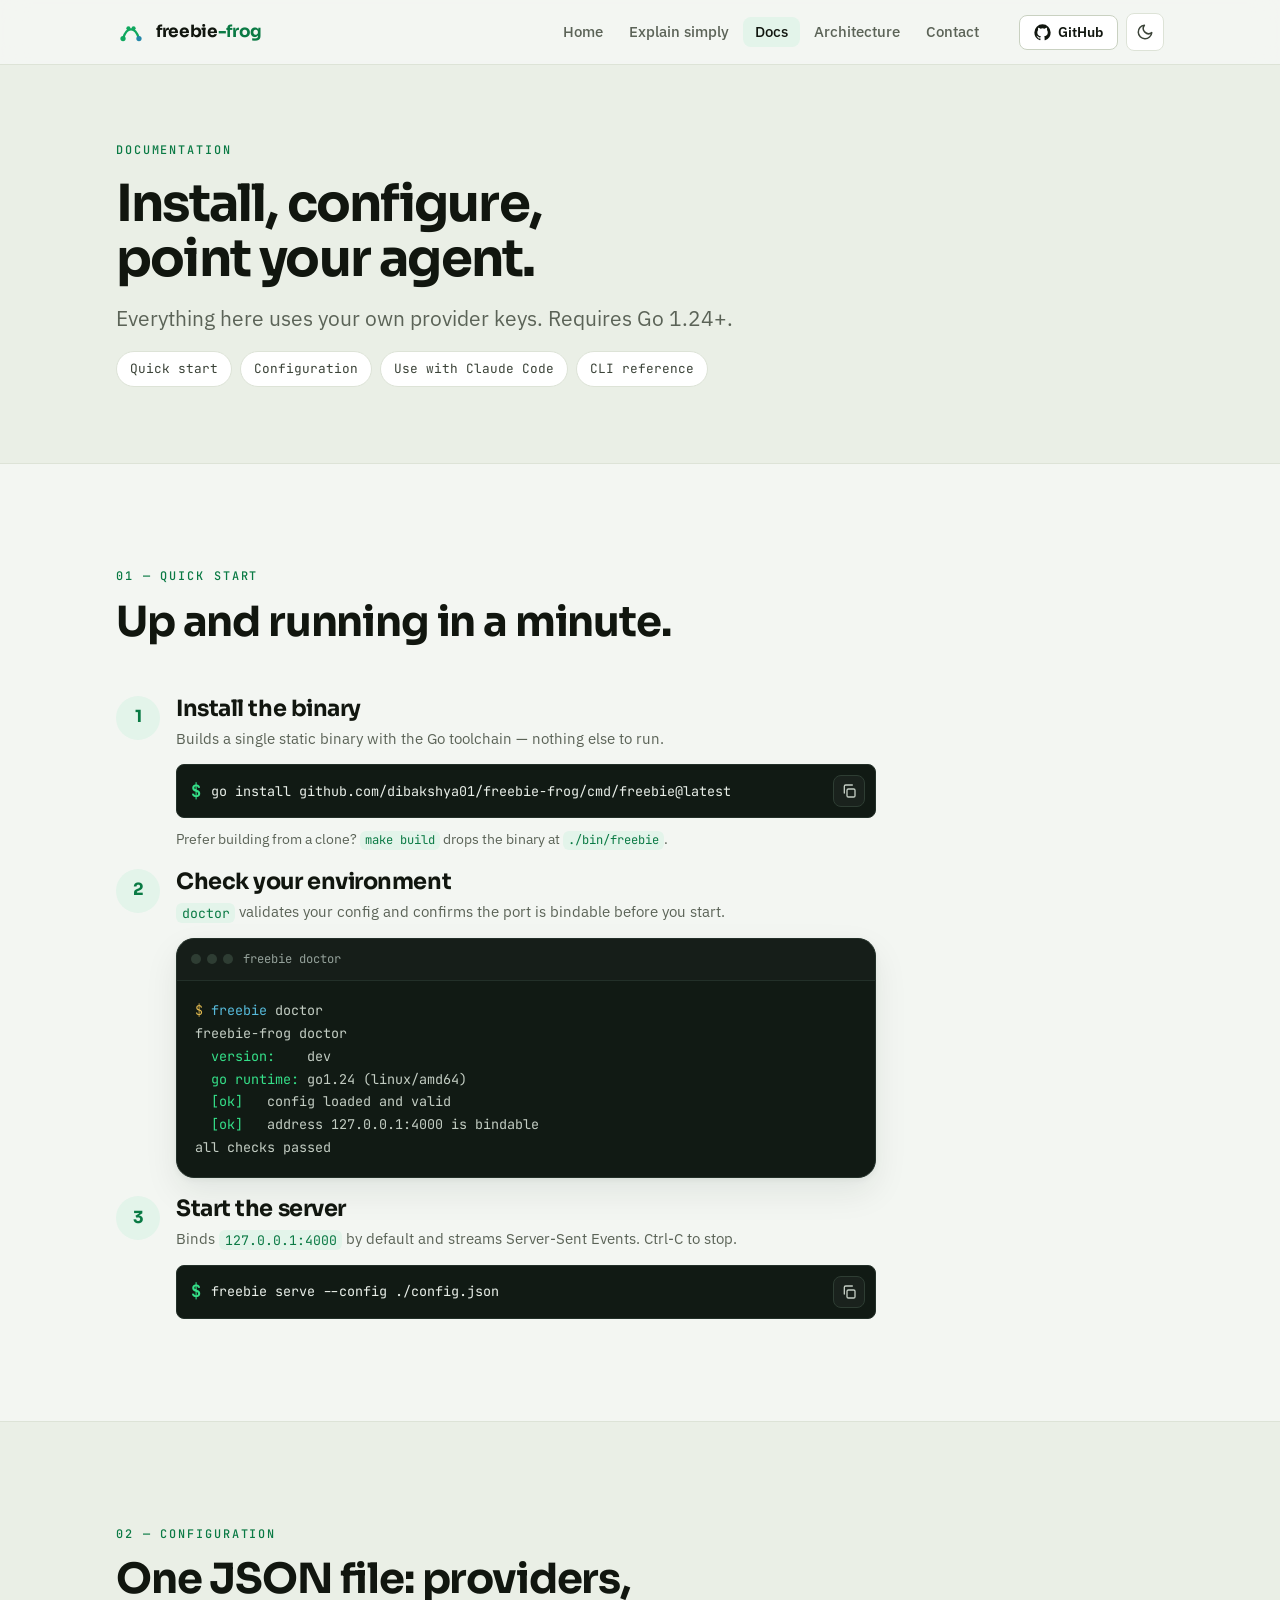
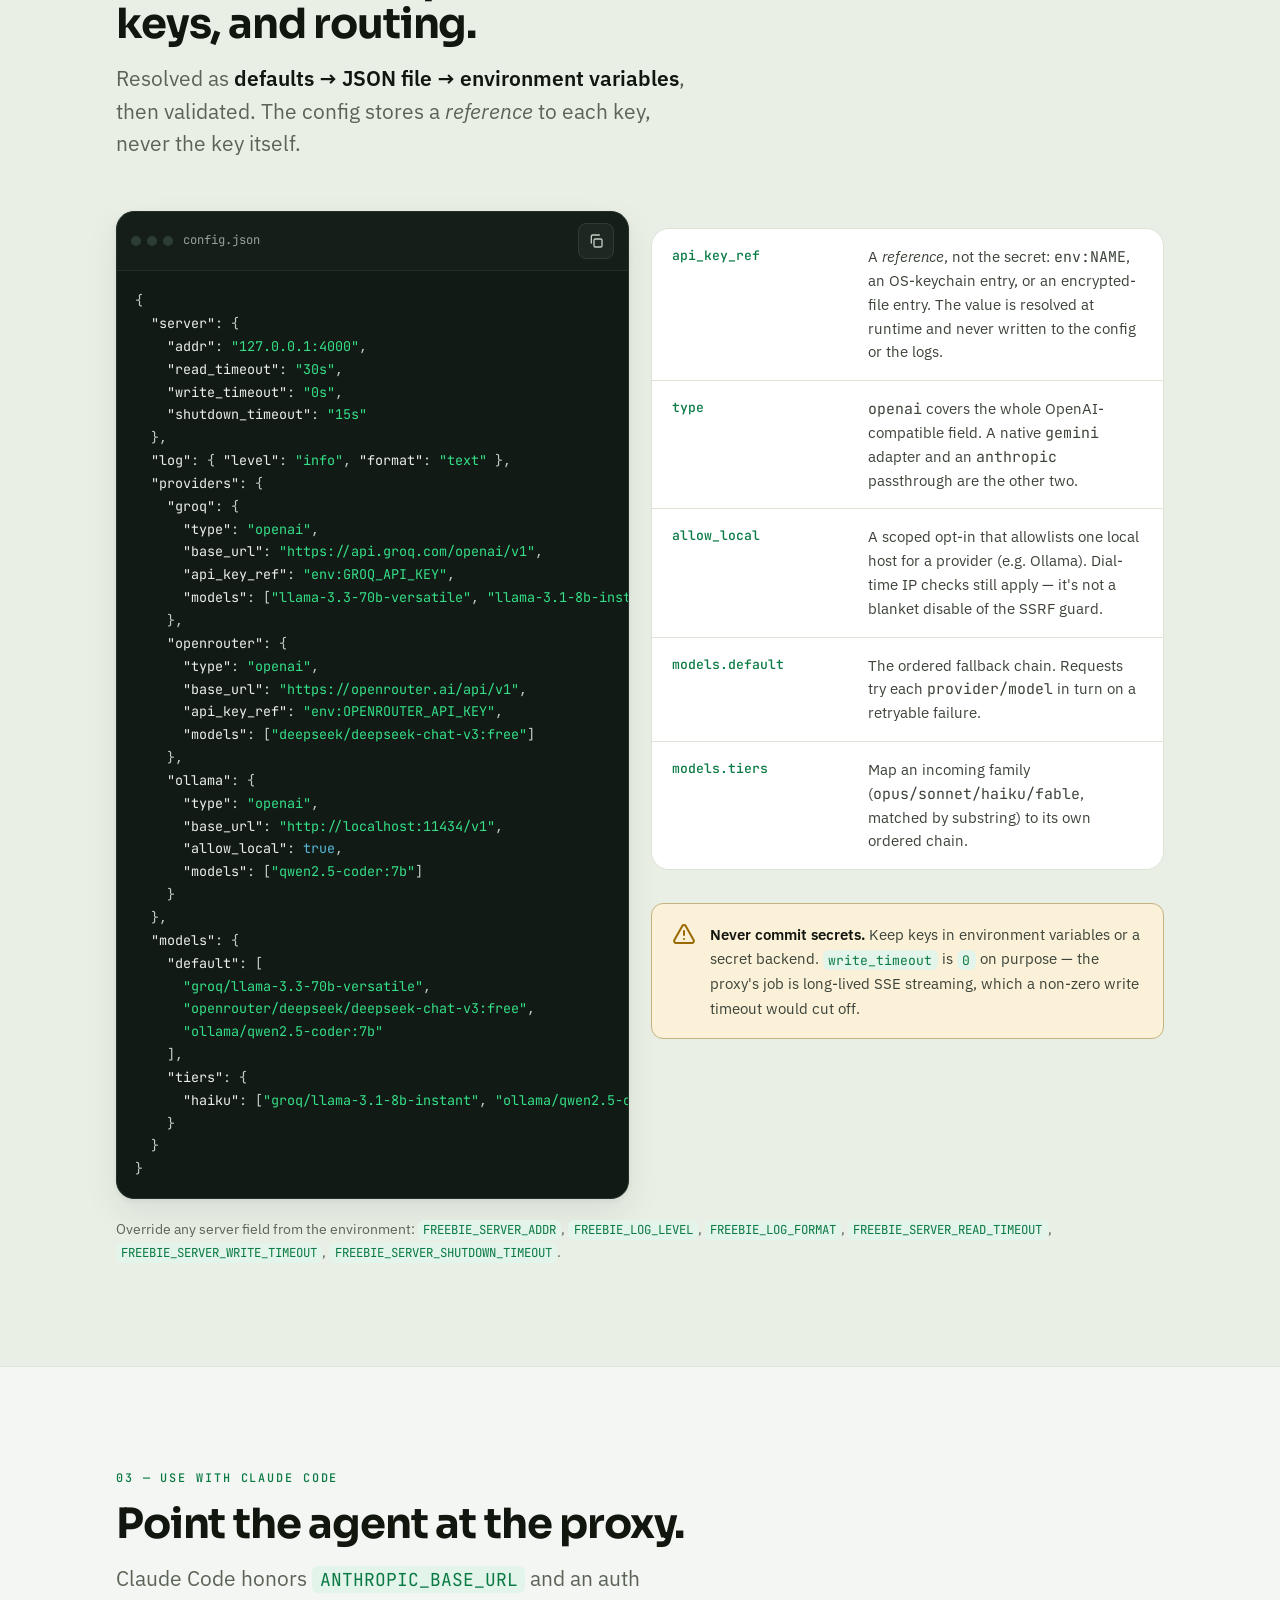
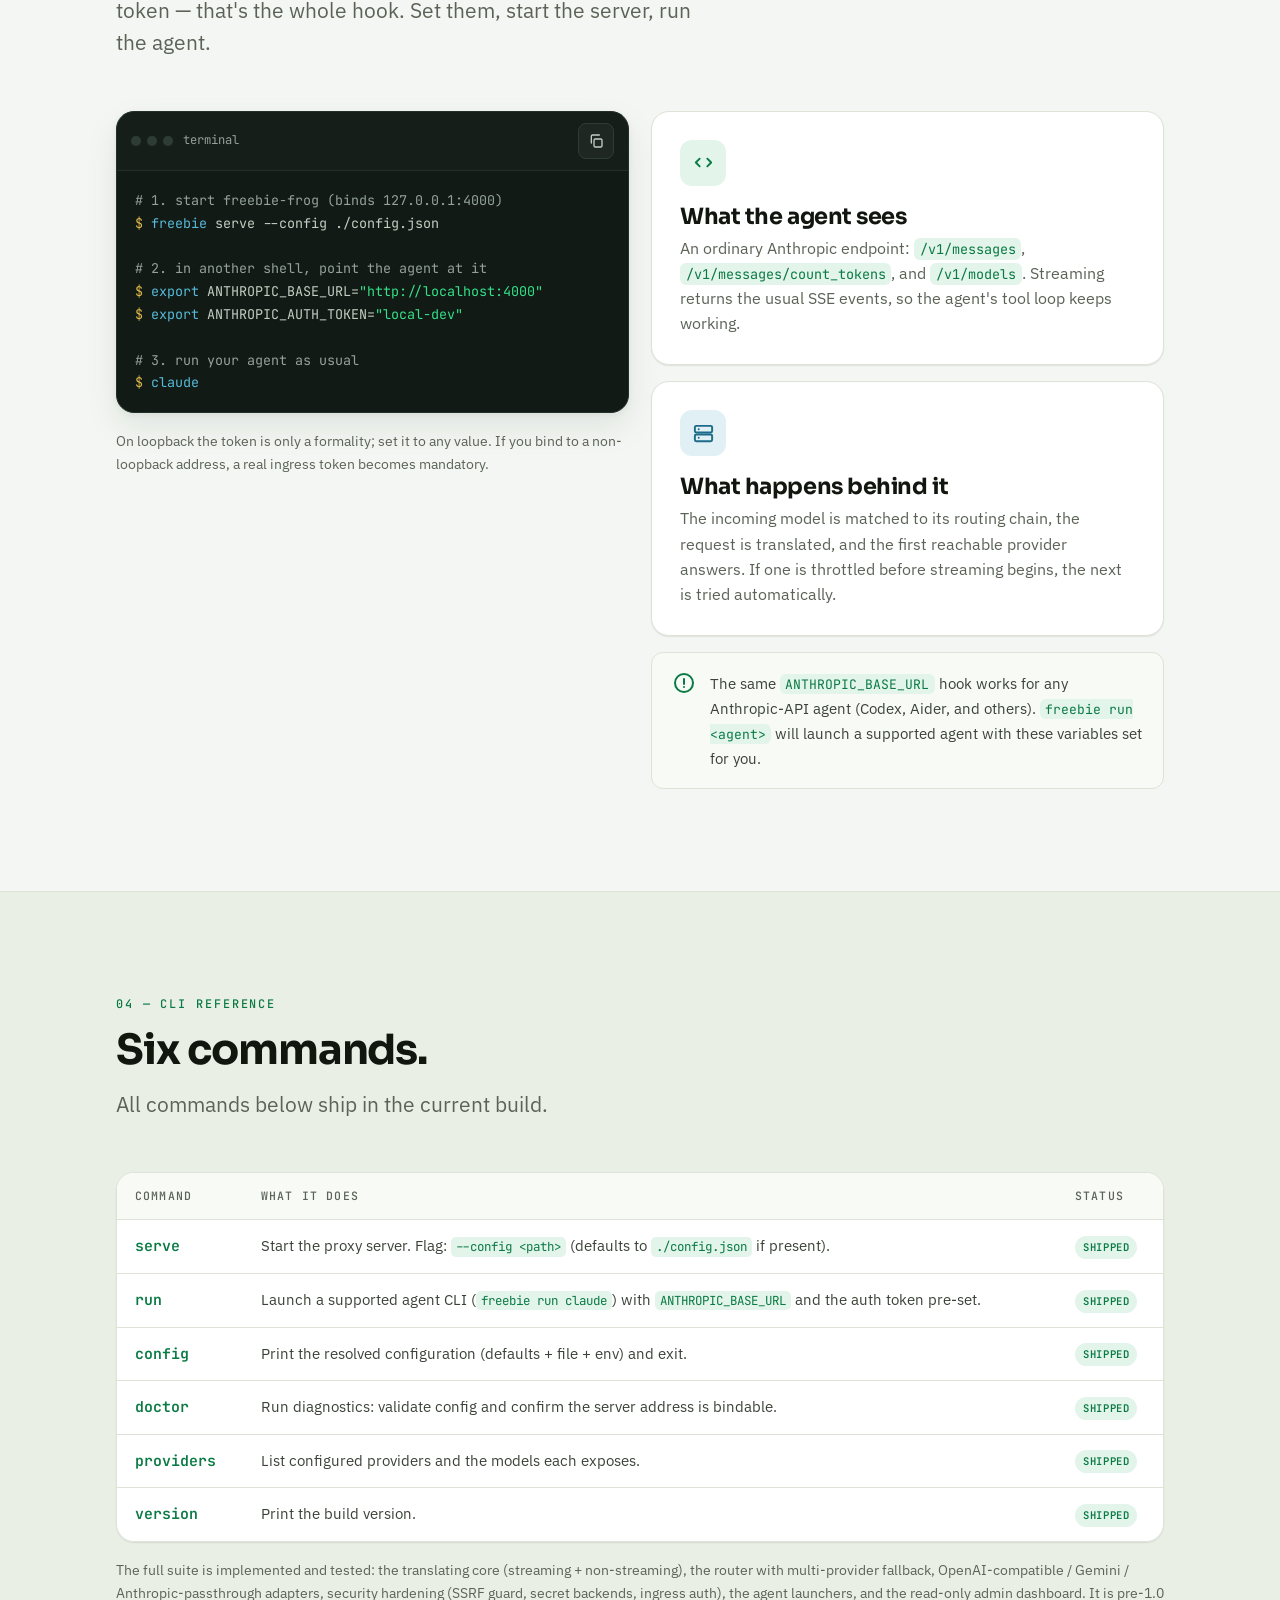
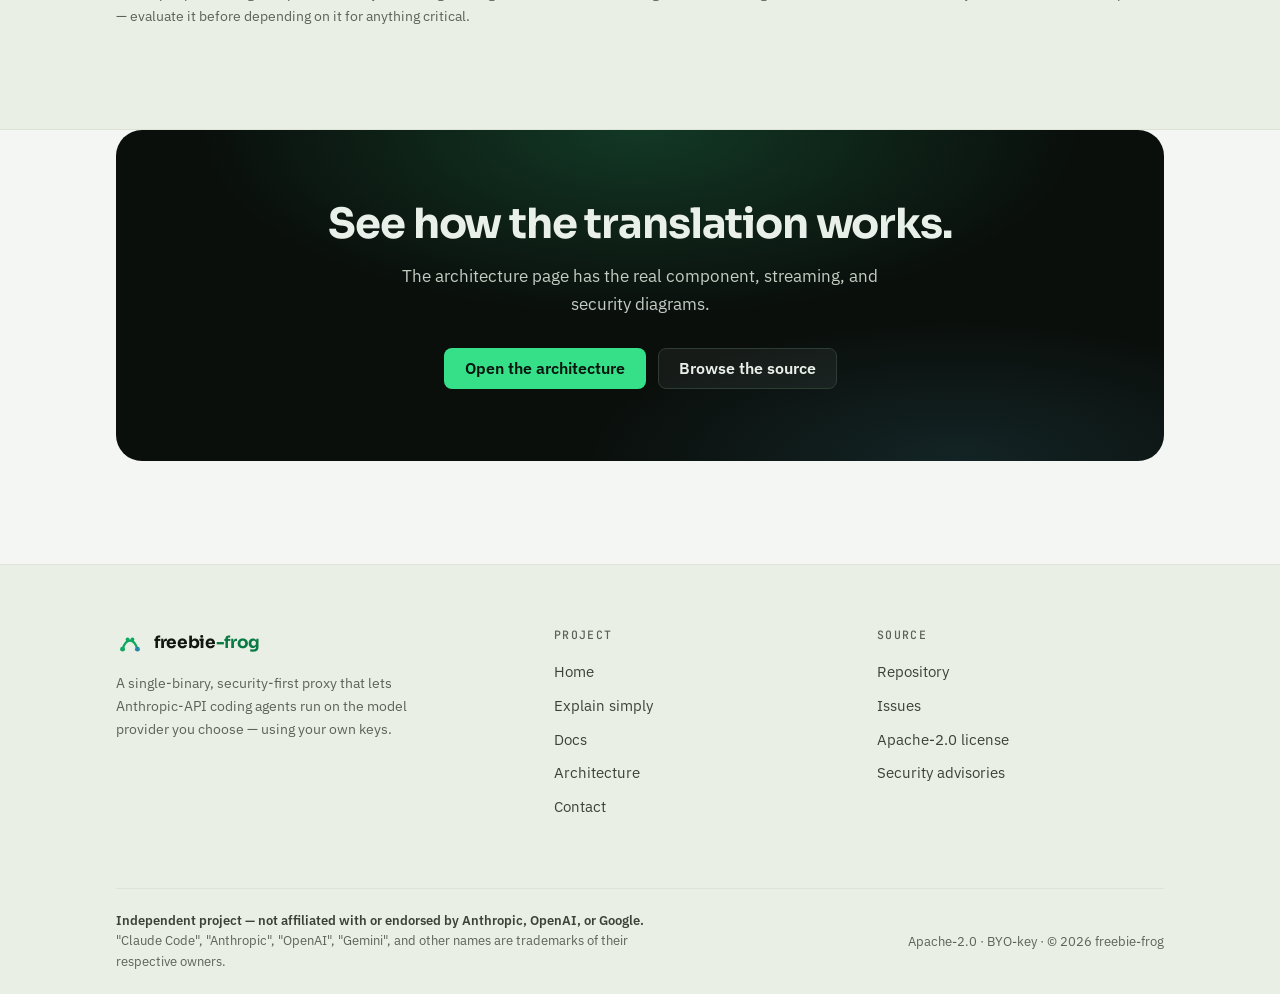
<file: docs/docs.html>
<!doctype html>
<html lang="en">
<head>
<meta charset="utf-8">
<meta name="viewport" content="width=device-width, initial-scale=1, viewport-fit=cover">
<title>freebie-frog Docs</title>
<meta name="description" content="Quick start, configuration, using freebie-frog with Claude Code, and the CLI reference (serve, run, config, doctor, providers, version).">
<meta name="color-scheme" content="light dark">
<link rel="icon" href="assets/favicon.svg" type="image/svg+xml">
<meta property="og:title" content="freebie-frog documentation">
<meta property="og:description" content="Install, configure, and point your coding agent at freebie-frog. Quick start, a worked config.json, and the full CLI reference.">
<meta property="og:type" content="article">
<meta name="twitter:card" content="summary_large_image">
<meta name="twitter:image" content="https://dibakshya01.github.io/freebie-frog/assets/social-card.png">
<meta property="og:site_name" content="freebie-frog">
<meta property="og:url" content="https://dibakshya01.github.io/freebie-frog/docs.html">
<meta property="og:image" content="https://dibakshya01.github.io/freebie-frog/assets/social-card.png">
<meta property="og:image:width" content="2560">
<meta property="og:image:height" content="1280">
<link rel="canonical" href="https://dibakshya01.github.io/freebie-frog/docs.html">
<link rel="preconnect" href="https://fonts.googleapis.com">
<link rel="preconnect" href="https://fonts.gstatic.com" crossorigin>
<link rel="stylesheet" href="https://fonts.googleapis.com/css2?family=IBM+Plex+Sans:ital,wght@0,400;0,500;0,600;1,400&family=JetBrains+Mono:wght@400;500;700&family=Sora:wght@600;700;800&display=swap">
<link rel="stylesheet" href="assets/styles.css">
<script>(function(){try{var t=localStorage.getItem("ff-theme");if(t==="dark"||t==="light")document.documentElement.setAttribute("data-theme",t);}catch(e){}})();</script>
</head>
<body>
<a class="skip" href="#main">Skip to content</a>

<header class="nav">
  <div class="wrap nav__inner">
    <a class="brand" href="index.html" aria-label="freebie-frog home">
      <svg class="mark" viewBox="0 0 64 64" aria-hidden="true">
        <path d="M15 46 C 23 20, 41 20, 49 46" fill="none" class="m-arc" stroke-width="5" stroke-linecap="round"/>
        <circle cx="26.5" cy="24" r="4.4" class="m-eye"/><circle cx="37.5" cy="24" r="4.4" class="m-eye"/>
        <circle cx="15" cy="46" r="5.6" class="m-src"/><circle cx="49" cy="46" r="5.6" class="m-dst"/>
      </svg>
      <span><b>freebie</b><span class="frog">-frog</span></span>
    </a>
    <nav id="nav-links" class="nav__links" aria-label="Primary">
      <a href="index.html">Home</a>
      <a href="eli5.html">Explain simply</a>
      <a href="docs.html" aria-current="page">Docs</a>
      <a href="architecture.html">Architecture</a>
      <a href="contact.html">Contact</a>
    </nav>
    <div class="nav__actions">
      <a class="btn btn-ghost btn-sm btn-ghost-ic" href="https://github.com/dibakshya01/freebie-frog" target="_blank" rel="noopener">
        <svg viewBox="0 0 24 24" fill="currentColor" aria-hidden="true"><path d="M12 .5A11.5 11.5 0 0 0 .5 12a11.5 11.5 0 0 0 7.86 10.92c.58.1.79-.25.79-.56v-2c-3.2.7-3.88-1.37-3.88-1.37-.53-1.34-1.29-1.7-1.29-1.7-1.05-.72.08-.7.08-.7 1.16.08 1.78 1.2 1.78 1.2 1.03 1.77 2.7 1.26 3.36.96.1-.75.4-1.26.73-1.55-2.55-.29-5.24-1.28-5.24-5.69 0-1.26.45-2.29 1.19-3.1-.12-.29-.52-1.46.11-3.05 0 0 .97-.31 3.18 1.18a11 11 0 0 1 5.8 0c2.2-1.49 3.17-1.18 3.17-1.18.63 1.59.23 2.76.11 3.05.74.81 1.19 1.84 1.19 3.1 0 4.42-2.69 5.39-5.25 5.68.41.36.78 1.06.78 2.14v3.17c0 .31.21.67.8.56A11.5 11.5 0 0 0 23.5 12 11.5 11.5 0 0 0 12 .5Z"/></svg>
        GitHub
      </a>
      <button class="theme-toggle" type="button" aria-label="Switch theme">
        <svg class="i-moon" viewBox="0 0 24 24" fill="none" stroke="currentColor" stroke-width="2" stroke-linecap="round" stroke-linejoin="round" aria-hidden="true"><path d="M21 12.8A9 9 0 1 1 11.2 3a7 7 0 0 0 9.8 9.8Z"/></svg>
        <svg class="i-sun" viewBox="0 0 24 24" fill="none" stroke="currentColor" stroke-width="2" stroke-linecap="round" stroke-linejoin="round" aria-hidden="true"><circle cx="12" cy="12" r="4.2"/><path d="M12 2v2.5M12 19.5V22M4.2 4.2l1.8 1.8M18 18l1.8 1.8M2 12h2.5M19.5 12H22M4.2 19.8 6 18M18 6l1.8-1.8"/></svg>
      </button>
      <button class="nav__burger" type="button" aria-label="Menu" aria-expanded="false" aria-controls="nav-links">
        <svg viewBox="0 0 24 24" fill="none" stroke="currentColor" stroke-width="2" stroke-linecap="round" aria-hidden="true"><path d="M3 6h18M3 12h18M3 18h18"/></svg>
      </button>
    </div>
  </div>
</header>

<main id="main">

<section class="phead">
  <div class="wrap">
    <div class="phead__inner">
      <p class="eyebrow">Documentation</p>
      <h1>Install, configure, point your agent.</h1>
      <p class="lede">Everything here uses your own provider keys. Requires Go 1.24+.</p>
      <nav class="toc" aria-label="On this page">
        <a href="#quick-start">Quick start</a>
        <a href="#configuration">Configuration</a>
        <a href="#claude-code">Use with Claude Code</a>
        <a href="#cli">CLI reference</a>
      </nav>
    </div>
  </div>
</section>

<!-- QUICK START -->
<section class="section" id="quick-start">
  <div class="wrap">
    <div class="sec-head reveal anchor-h">
      <p class="eyebrow">01 — Quick start</p>
      <h2>Up and running in a minute.</h2>
    </div>

    <div class="steps reveal" data-delay="1" style="max-width:760px">
      <div class="step">
        <span class="step__n"></span>
        <div class="step__body">
          <h3>Install the binary</h3>
          <p>Builds a single static binary with the Go toolchain — nothing else to run.</p>
          <div class="cmd-light">
            <span class="cmd__prompt" aria-hidden="true">$</span>
            <code id="qs-install">go install github.com/dibakshya01/freebie-frog/cmd/freebie@latest</code>
            <button class="copy" type="button" data-copy="#qs-install" aria-label="Copy to clipboard">
              <svg class="i-copy" viewBox="0 0 24 24" fill="none" stroke="currentColor" stroke-width="2" stroke-linecap="round" stroke-linejoin="round" aria-hidden="true"><rect x="9" y="9" width="12" height="12" rx="2"/><path d="M5 15V5a2 2 0 0 1 2-2h10"/></svg>
              <svg class="i-check" viewBox="0 0 24 24" fill="none" stroke="currentColor" stroke-width="2.4" stroke-linecap="round" stroke-linejoin="round" aria-hidden="true"><path d="M20 6 9 17l-5-5"/></svg>
            </button>
          </div>
          <p class="muted" style="margin-top:10px;font-size:0.88rem">Prefer building from a clone? <code>make build</code> drops the binary at <code>./bin/freebie</code>.</p>
        </div>
      </div>
      <div class="step">
        <span class="step__n"></span>
        <div class="step__body">
          <h3>Check your environment</h3>
          <p><code>doctor</code> validates your config and confirms the port is bindable before you start.</p>
          <div class="panel" style="margin-top:14px">
            <div class="panel__bar"><span class="dots" aria-hidden="true"><i></i><i></i><i></i></span><span class="fn">freebie doctor</span></div>
            <pre><code><span class="pr">$</span> <span class="kw">freebie</span> doctor
freebie-frog doctor
  <span class="st">version:</span>    dev
  <span class="st">go runtime:</span> go1.24 (linux/amd64)
  <span class="st">[ok]</span>   config loaded and valid
  <span class="st">[ok]</span>   address 127.0.0.1:4000 is bindable
all checks passed</code></pre>
          </div>
        </div>
      </div>
      <div class="step">
        <span class="step__n"></span>
        <div class="step__body">
          <h3>Start the server</h3>
          <p>Binds <code>127.0.0.1:4000</code> by default and streams Server-Sent Events. Ctrl-C to stop.</p>
          <div class="cmd-light">
            <span class="cmd__prompt" aria-hidden="true">$</span>
            <code id="qs-serve">freebie serve --config ./config.json</code>
            <button class="copy" type="button" data-copy="#qs-serve" aria-label="Copy to clipboard">
              <svg class="i-copy" viewBox="0 0 24 24" fill="none" stroke="currentColor" stroke-width="2" stroke-linecap="round" stroke-linejoin="round" aria-hidden="true"><rect x="9" y="9" width="12" height="12" rx="2"/><path d="M5 15V5a2 2 0 0 1 2-2h10"/></svg>
              <svg class="i-check" viewBox="0 0 24 24" fill="none" stroke="currentColor" stroke-width="2.4" stroke-linecap="round" stroke-linejoin="round" aria-hidden="true"><path d="M20 6 9 17l-5-5"/></svg>
            </button>
          </div>
        </div>
      </div>
    </div>
  </div>
</section>

<!-- CONFIGURATION -->
<section class="section" id="configuration" style="background:var(--bg-2);border-block:1px solid var(--border)">
  <div class="wrap">
    <div class="sec-head reveal anchor-h">
      <p class="eyebrow">02 — Configuration</p>
      <h2>One JSON file: providers, keys, and routing.</h2>
      <p class="lede">Resolved as <strong>defaults → JSON file → environment variables</strong>, then validated. The config stores a <em>reference</em> to each key, never the key itself.</p>
    </div>

    <div class="grid grid-2 reveal" data-delay="1" style="align-items:start">
      <div class="panel" style="min-width:0">
        <div class="panel__bar">
          <span class="dots" aria-hidden="true"><i></i><i></i><i></i></span>
          <span class="fn">config.json</span>
          <button class="copy" type="button" data-copy="#cfg-json" aria-label="Copy config to clipboard">
            <svg class="i-copy" viewBox="0 0 24 24" fill="none" stroke="currentColor" stroke-width="2" stroke-linecap="round" stroke-linejoin="round" aria-hidden="true"><rect x="9" y="9" width="12" height="12" rx="2"/><path d="M5 15V5a2 2 0 0 1 2-2h10"/></svg>
            <svg class="i-check" viewBox="0 0 24 24" fill="none" stroke="currentColor" stroke-width="2.4" stroke-linecap="round" stroke-linejoin="round" aria-hidden="true"><path d="M20 6 9 17l-5-5"/></svg>
          </button>
        </div>
<pre><code id="cfg-json">{
  <span class="nk">"server"</span>: {
    <span class="nk">"addr"</span>: <span class="st">"127.0.0.1:4000"</span>,
    <span class="nk">"read_timeout"</span>: <span class="st">"30s"</span>,
    <span class="nk">"write_timeout"</span>: <span class="st">"0s"</span>,
    <span class="nk">"shutdown_timeout"</span>: <span class="st">"15s"</span>
  },
  <span class="nk">"log"</span>: { <span class="nk">"level"</span>: <span class="st">"info"</span>, <span class="nk">"format"</span>: <span class="st">"text"</span> },
  <span class="nk">"providers"</span>: {
    <span class="nk">"groq"</span>: {
      <span class="nk">"type"</span>: <span class="st">"openai"</span>,
      <span class="nk">"base_url"</span>: <span class="st">"https://api.groq.com/openai/v1"</span>,
      <span class="nk">"api_key_ref"</span>: <span class="st">"env:GROQ_API_KEY"</span>,
      <span class="nk">"models"</span>: [<span class="st">"llama-3.3-70b-versatile"</span>, <span class="st">"llama-3.1-8b-instant"</span>]
    },
    <span class="nk">"openrouter"</span>: {
      <span class="nk">"type"</span>: <span class="st">"openai"</span>,
      <span class="nk">"base_url"</span>: <span class="st">"https://openrouter.ai/api/v1"</span>,
      <span class="nk">"api_key_ref"</span>: <span class="st">"env:OPENROUTER_API_KEY"</span>,
      <span class="nk">"models"</span>: [<span class="st">"deepseek/deepseek-chat-v3:free"</span>]
    },
    <span class="nk">"ollama"</span>: {
      <span class="nk">"type"</span>: <span class="st">"openai"</span>,
      <span class="nk">"base_url"</span>: <span class="st">"http://localhost:11434/v1"</span>,
      <span class="nk">"allow_local"</span>: <span class="kw">true</span>,
      <span class="nk">"models"</span>: [<span class="st">"qwen2.5-coder:7b"</span>]
    }
  },
  <span class="nk">"models"</span>: {
    <span class="nk">"default"</span>: [
      <span class="st">"groq/llama-3.3-70b-versatile"</span>,
      <span class="st">"openrouter/deepseek/deepseek-chat-v3:free"</span>,
      <span class="st">"ollama/qwen2.5-coder:7b"</span>
    ],
    <span class="nk">"tiers"</span>: {
      <span class="nk">"haiku"</span>: [<span class="st">"groq/llama-3.1-8b-instant"</span>, <span class="st">"ollama/qwen2.5-coder:7b"</span>]
    }
  }
}</code></pre>
      </div>

      <div class="stack" style="gap:16px;min-width:0">
        <dl class="kv">
          <div><dt>api_key_ref</dt><dd>A <em>reference</em>, not the secret: <code>env:NAME</code>, an OS-keychain entry, or an encrypted-file entry. The value is resolved at runtime and never written to the config or the logs.</dd></div>
          <div><dt>type</dt><dd><code>openai</code> covers the whole OpenAI-compatible field. A native <code>gemini</code> adapter and an <code>anthropic</code> passthrough are the other two.</dd></div>
          <div><dt>allow_local</dt><dd>A scoped opt-in that allowlists one local host for a provider (e.g. Ollama). Dial-time IP checks still apply — it's not a blanket disable of the SSRF guard.</dd></div>
          <div><dt>models.default</dt><dd>The ordered fallback chain. Requests try each <code>provider/model</code> in turn on a retryable failure.</dd></div>
          <div><dt>models.tiers</dt><dd>Map an incoming family (<code>opus/sonnet/haiku/fable</code>, matched by substring) to its own ordered chain.</dd></div>
        </dl>
        <div class="note note--warn">
          <span class="note__ic"><svg viewBox="0 0 24 24" fill="none" stroke="currentColor" stroke-width="2" stroke-linecap="round" stroke-linejoin="round" aria-hidden="true"><path d="M12 9v4M12 17h.01M10.3 3.9 2.4 18a2 2 0 0 0 1.7 3h15.8a2 2 0 0 0 1.7-3L13.7 3.9a2 2 0 0 0-3.4 0Z"/></svg></span>
          <p><strong>Never commit secrets.</strong> Keep keys in environment variables or a secret backend. <code>write_timeout</code> is <code>0</code> on purpose — the proxy's job is long-lived SSE streaming, which a non-zero write timeout would cut off.</p>
        </div>
      </div>
    </div>

    <p class="muted reveal" data-delay="2" style="margin-top:18px;font-size:0.9rem">Override any server field from the environment: <code>FREEBIE_SERVER_ADDR</code>, <code>FREEBIE_LOG_LEVEL</code>, <code>FREEBIE_LOG_FORMAT</code>, <code>FREEBIE_SERVER_READ_TIMEOUT</code>, <code>FREEBIE_SERVER_WRITE_TIMEOUT</code>, <code>FREEBIE_SERVER_SHUTDOWN_TIMEOUT</code>.</p>
  </div>
</section>

<!-- USE WITH CLAUDE CODE -->
<section class="section" id="claude-code">
  <div class="wrap">
    <div class="sec-head reveal anchor-h">
      <p class="eyebrow">03 — Use with Claude Code</p>
      <h2>Point the agent at the proxy.</h2>
      <p class="lede">Claude Code honors <code>ANTHROPIC_BASE_URL</code> and an auth token — that's the whole hook. Set them, start the server, run the agent.</p>
    </div>

    <div class="grid grid-2 reveal" data-delay="1" style="align-items:start">
      <div class="stack" style="gap:16px;min-width:0">
        <div class="panel">
          <div class="panel__bar"><span class="dots" aria-hidden="true"><i></i><i></i><i></i></span><span class="fn">terminal</span>
            <button class="copy" type="button" data-copy="#cc-manual" aria-label="Copy to clipboard">
              <svg class="i-copy" viewBox="0 0 24 24" fill="none" stroke="currentColor" stroke-width="2" stroke-linecap="round" stroke-linejoin="round" aria-hidden="true"><rect x="9" y="9" width="12" height="12" rx="2"/><path d="M5 15V5a2 2 0 0 1 2-2h10"/></svg>
              <svg class="i-check" viewBox="0 0 24 24" fill="none" stroke="currentColor" stroke-width="2.4" stroke-linecap="round" stroke-linejoin="round" aria-hidden="true"><path d="M20 6 9 17l-5-5"/></svg>
            </button>
          </div>
<pre><code id="cc-manual"><span class="cm"># 1. start freebie-frog (binds 127.0.0.1:4000)</span>
<span class="pr">$</span> <span class="kw">freebie</span> serve --config ./config.json

<span class="cm"># 2. in another shell, point the agent at it</span>
<span class="pr">$</span> <span class="kw">export</span> ANTHROPIC_BASE_URL=<span class="st">"http://localhost:4000"</span>
<span class="pr">$</span> <span class="kw">export</span> ANTHROPIC_AUTH_TOKEN=<span class="st">"local-dev"</span>

<span class="cm"># 3. run your agent as usual</span>
<span class="pr">$</span> <span class="kw">claude</span></code></pre>
        </div>
        <p class="muted" style="font-size:0.9rem">On loopback the token is only a formality; set it to any value. If you bind to a non-loopback address, a real ingress token becomes mandatory.</p>
      </div>

      <div class="stack" style="gap:16px;min-width:0">
        <div class="card">
          <div class="card__ic"><svg viewBox="0 0 24 24" fill="none" stroke="currentColor" stroke-width="2" stroke-linecap="round" stroke-linejoin="round" aria-hidden="true"><path d="m8 8-4 4 4 4M16 8l4 4-4 4"/></svg></div>
          <h3>What the agent sees</h3>
          <p>An ordinary Anthropic endpoint: <code>/v1/messages</code>, <code>/v1/messages/count_tokens</code>, and <code>/v1/models</code>. Streaming returns the usual SSE events, so the agent's tool loop keeps working.</p>
        </div>
        <div class="card">
          <div class="card__ic card__ic--2"><svg viewBox="0 0 24 24" fill="none" stroke="currentColor" stroke-width="2" stroke-linecap="round" stroke-linejoin="round" aria-hidden="true"><rect x="3" y="4" width="18" height="7" rx="1.5"/><rect x="3" y="13" width="18" height="7" rx="1.5"/><path d="M7 7.5h.01M7 16.5h.01"/></svg></div>
          <h3>What happens behind it</h3>
          <p>The incoming model is matched to its routing chain, the request is translated, and the first reachable provider answers. If one is throttled before streaming begins, the next is tried automatically.</p>
        </div>
        <div class="note">
          <span class="note__ic"><svg viewBox="0 0 24 24" fill="none" stroke="currentColor" stroke-width="2" stroke-linecap="round" stroke-linejoin="round" aria-hidden="true"><circle cx="12" cy="12" r="9"/><path d="M12 8v5M12 16h.01"/></svg></span>
          <p>The same <code>ANTHROPIC_BASE_URL</code> hook works for any Anthropic-API agent (Codex, Aider, and others). <code>freebie run &lt;agent&gt;</code> will launch a supported agent with these variables set for you.</p>
        </div>
      </div>
    </div>
  </div>
</section>

<!-- CLI -->
<section class="section" id="cli" style="background:var(--bg-2);border-block:1px solid var(--border)">
  <div class="wrap">
    <div class="sec-head reveal anchor-h">
      <p class="eyebrow">04 — CLI reference</p>
      <h2>Six commands.</h2>
      <p class="lede">All commands below ship in the current build.</p>
    </div>
    <div class="table-wrap reveal" data-delay="1">
      <table>
        <thead><tr><th>Command</th><th>What it does</th><th>Status</th></tr></thead>
        <tbody>
          <tr><td><span class="cmd-name">serve</span></td><td>Start the proxy server. Flag: <code>--config &lt;path&gt;</code> (defaults to <code>./config.json</code> if present).</td><td><span class="tag tag--ship" style="margin:0">shipped</span></td></tr>
          <tr><td><span class="cmd-name">run</span></td><td>Launch a supported agent CLI (<code>freebie run claude</code>) with <code>ANTHROPIC_BASE_URL</code> and the auth token pre-set.</td><td><span class="tag tag--ship" style="margin:0">shipped</span></td></tr>
          <tr><td><span class="cmd-name">config</span></td><td>Print the resolved configuration (defaults + file + env) and exit.</td><td><span class="tag tag--ship" style="margin:0">shipped</span></td></tr>
          <tr><td><span class="cmd-name">doctor</span></td><td>Run diagnostics: validate config and confirm the server address is bindable.</td><td><span class="tag tag--ship" style="margin:0">shipped</span></td></tr>
          <tr><td><span class="cmd-name">providers</span></td><td>List configured providers and the models each exposes.</td><td><span class="tag tag--ship" style="margin:0">shipped</span></td></tr>
          <tr><td><span class="cmd-name">version</span></td><td>Print the build version.</td><td><span class="tag tag--ship" style="margin:0">shipped</span></td></tr>
        </tbody>
      </table>
    </div>
    <p class="muted reveal" data-delay="2" style="margin-top:16px;font-size:0.9rem">The full suite is implemented and tested: the translating core (streaming + non-streaming), the router with multi-provider fallback, OpenAI-compatible / Gemini / Anthropic-passthrough adapters, security hardening (SSRF guard, secret backends, ingress auth), the agent launchers, and the read-only admin dashboard. It is pre-1.0 — evaluate it before depending on it for anything critical.</p>
  </div>
</section>

<section class="section" style="padding-top:0">
  <div class="wrap">
    <div class="cta reveal">
      <div class="cta__glow" aria-hidden="true"></div>
      <h2>See how the translation works.</h2>
      <p>The architecture page has the real component, streaming, and security diagrams.</p>
      <div class="hero__cta">
        <a class="btn btn-ink" href="architecture.html">Open the architecture</a>
        <a class="btn btn-ink-ghost" href="https://github.com/dibakshya01/freebie-frog" target="_blank" rel="noopener">Browse the source</a>
      </div>
    </div>
  </div>
</section>

</main>

<footer class="footer">
  <div class="wrap footer__inner">
    <div class="footer__brand">
      <a class="brand" href="index.html" aria-label="freebie-frog home">
        <svg class="mark" viewBox="0 0 64 64" aria-hidden="true">
          <path d="M15 46 C 23 20, 41 20, 49 46" fill="none" class="m-arc" stroke-width="5" stroke-linecap="round"/>
          <circle cx="26.5" cy="24" r="4.4" class="m-eye"/><circle cx="37.5" cy="24" r="4.4" class="m-eye"/>
          <circle cx="15" cy="46" r="5.6" class="m-src"/><circle cx="49" cy="46" r="5.6" class="m-dst"/>
        </svg>
        <span><b>freebie</b><span class="frog">-frog</span></span>
      </a>
      <p>A single-binary, security-first proxy that lets Anthropic-API coding agents run on the model provider you choose — using your own keys.</p>
    </div>
    <div class="footer__col">
      <h4>Project</h4>
      <a href="index.html">Home</a>
      <a href="eli5.html">Explain simply</a>
      <a href="docs.html">Docs</a>
      <a href="architecture.html">Architecture</a>
      <a href="contact.html">Contact</a>
    </div>
    <div class="footer__col">
      <h4>Source</h4>
      <a href="https://github.com/dibakshya01/freebie-frog" target="_blank" rel="noopener">Repository</a>
      <a href="https://github.com/dibakshya01/freebie-frog/issues" target="_blank" rel="noopener">Issues</a>
      <a href="https://github.com/dibakshya01/freebie-frog/blob/main/LICENSE" target="_blank" rel="noopener">Apache-2.0 license</a>
      <a href="https://github.com/dibakshya01/freebie-frog/security/advisories" target="_blank" rel="noopener">Security advisories</a>
    </div>
  </div>
  <div class="wrap">
    <div class="footer__bar">
      <p class="footer__disclaimer"><strong>Independent project — not affiliated with or endorsed by Anthropic, OpenAI, or Google.</strong> "Claude Code", "Anthropic", "OpenAI", "Gemini", and other names are trademarks of their respective owners.</p>
      <p>Apache-2.0 · BYO-key · © 2026 freebie-frog</p>
    </div>
  </div>
</footer>

<script src="assets/app.js" defer></script>
</body>
</html>
</file>
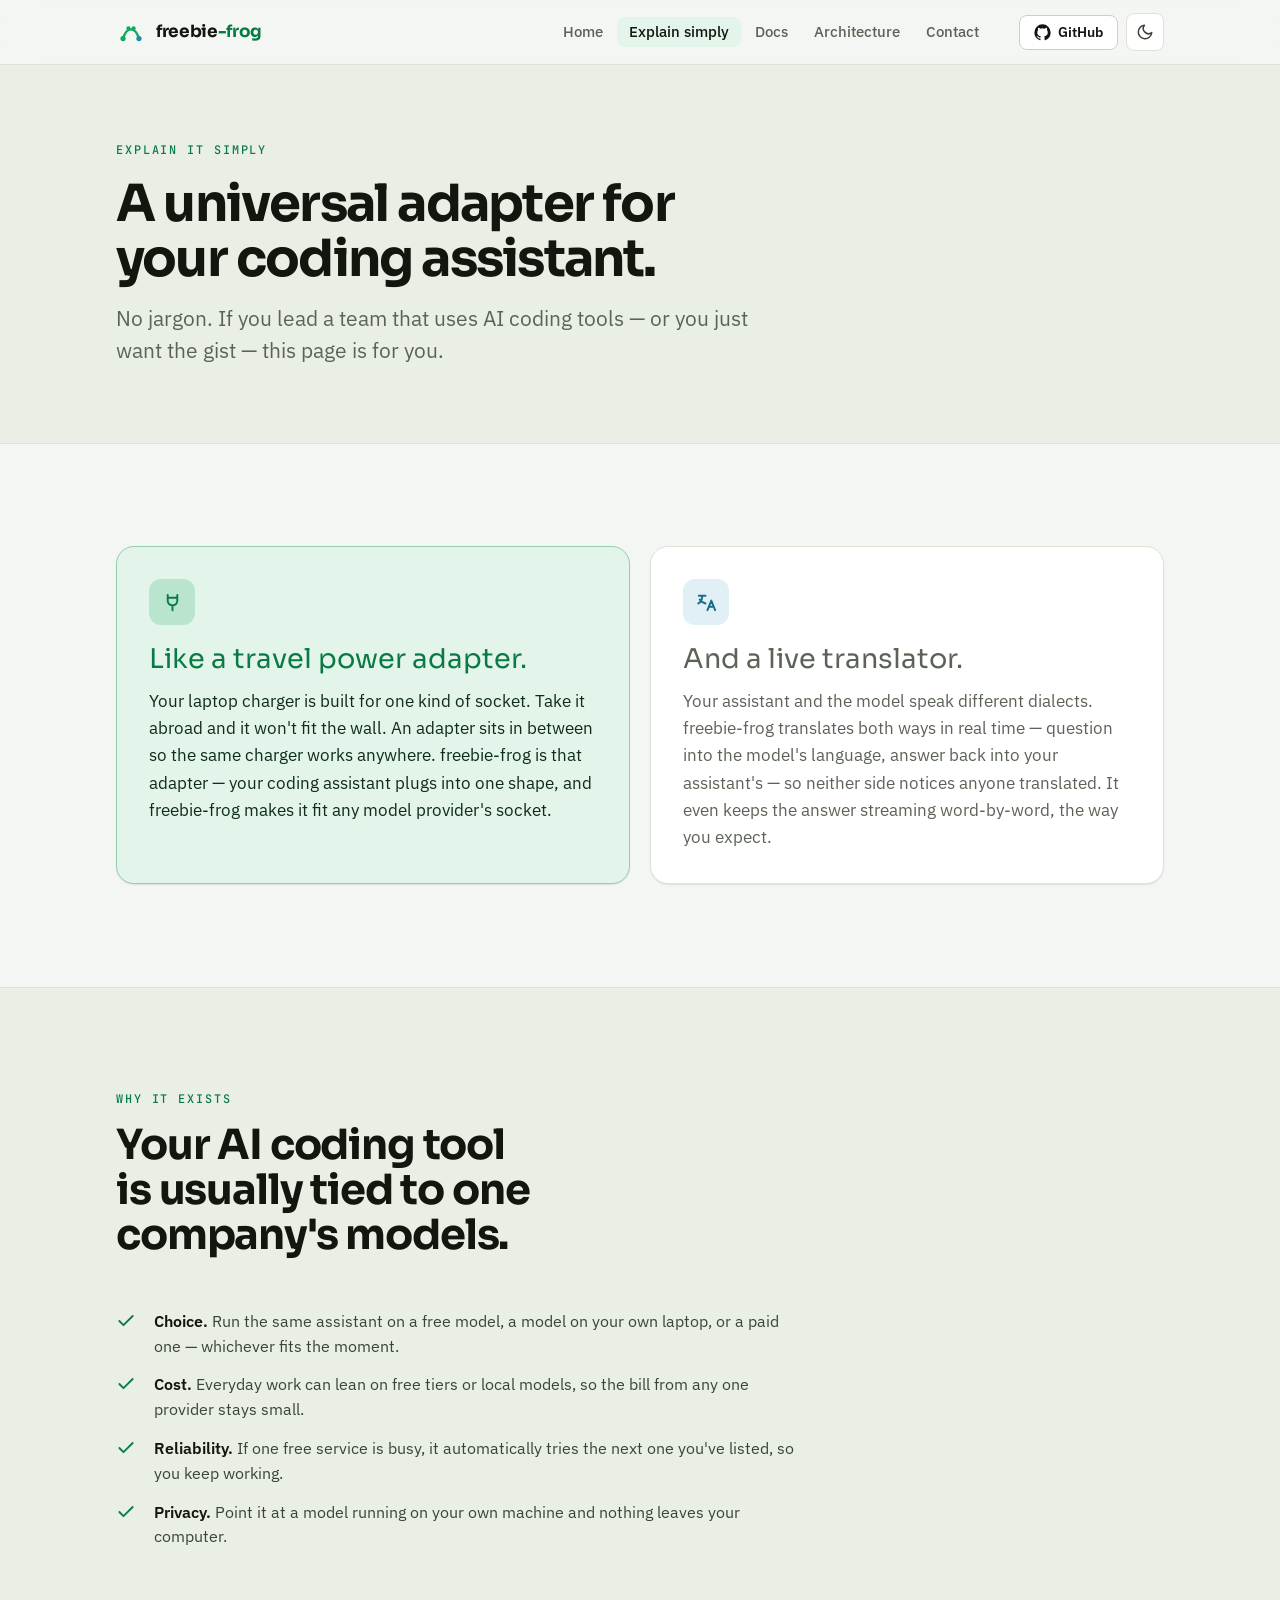
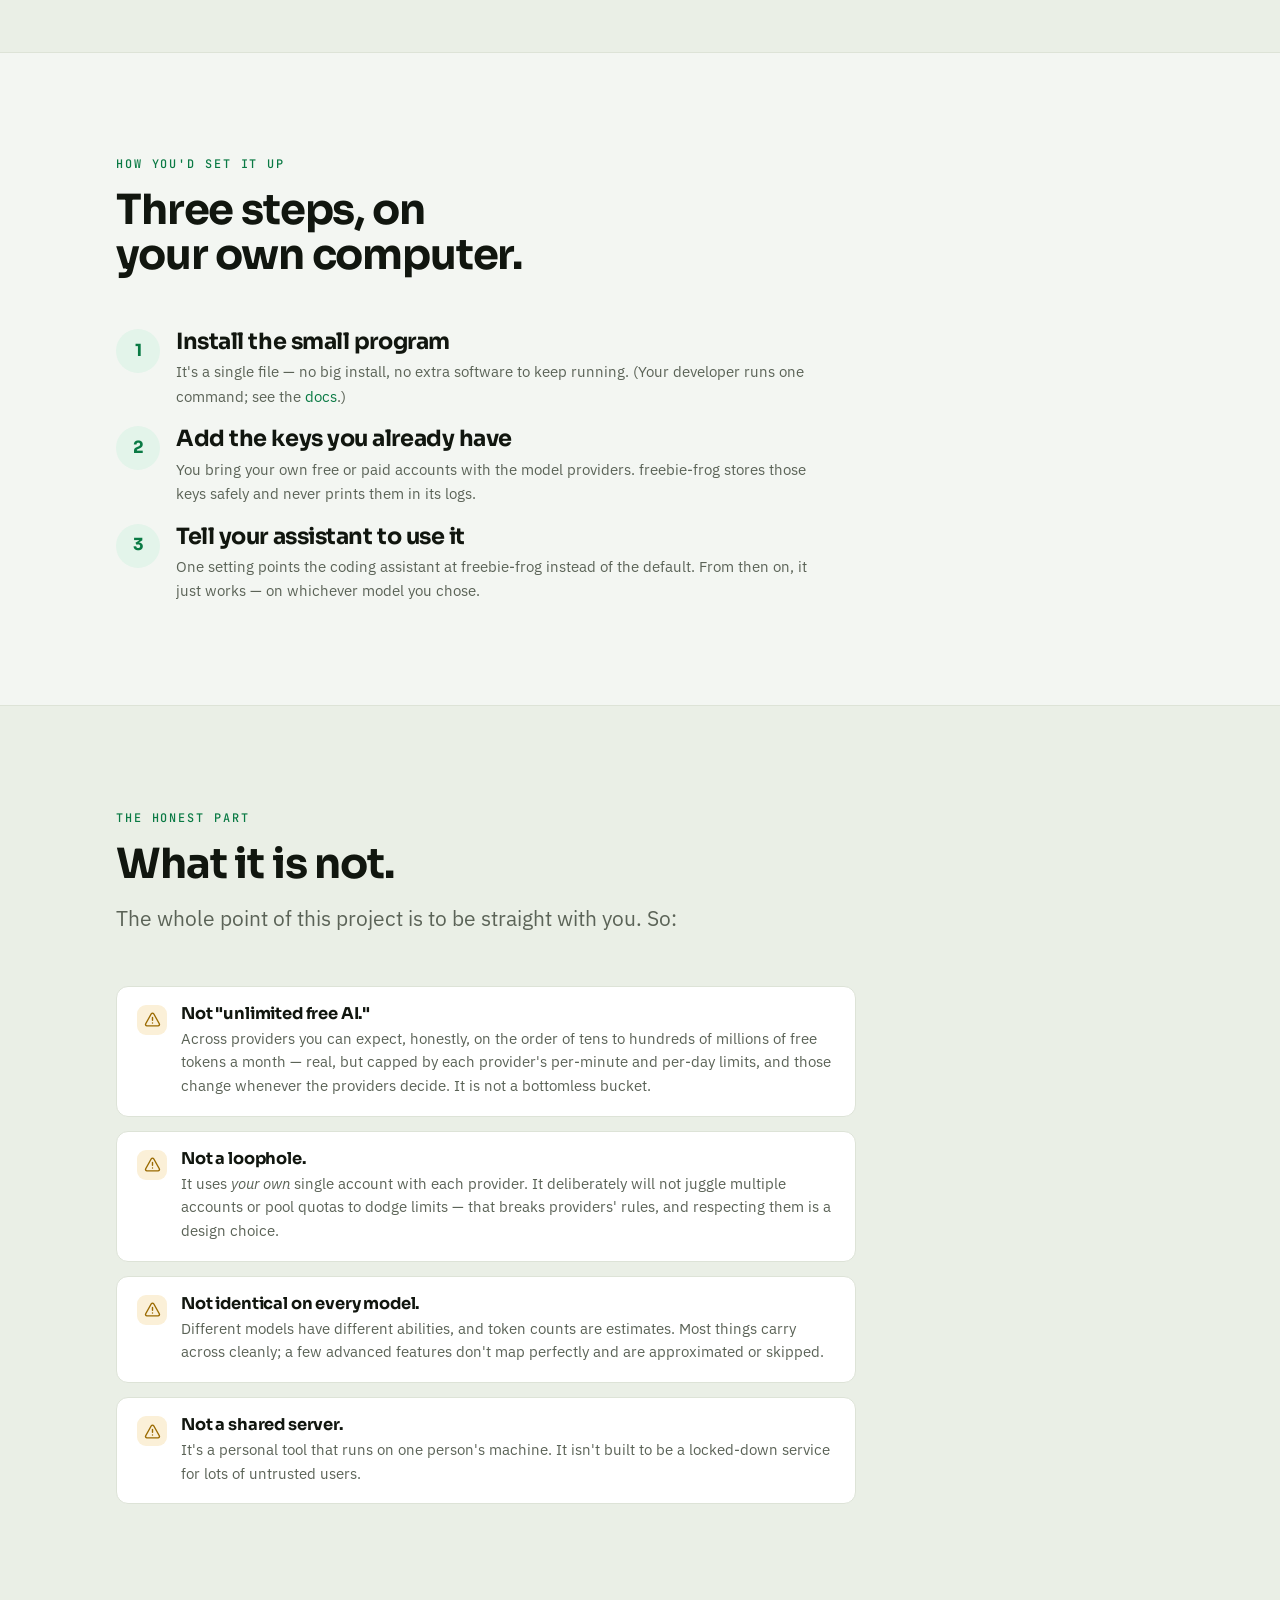
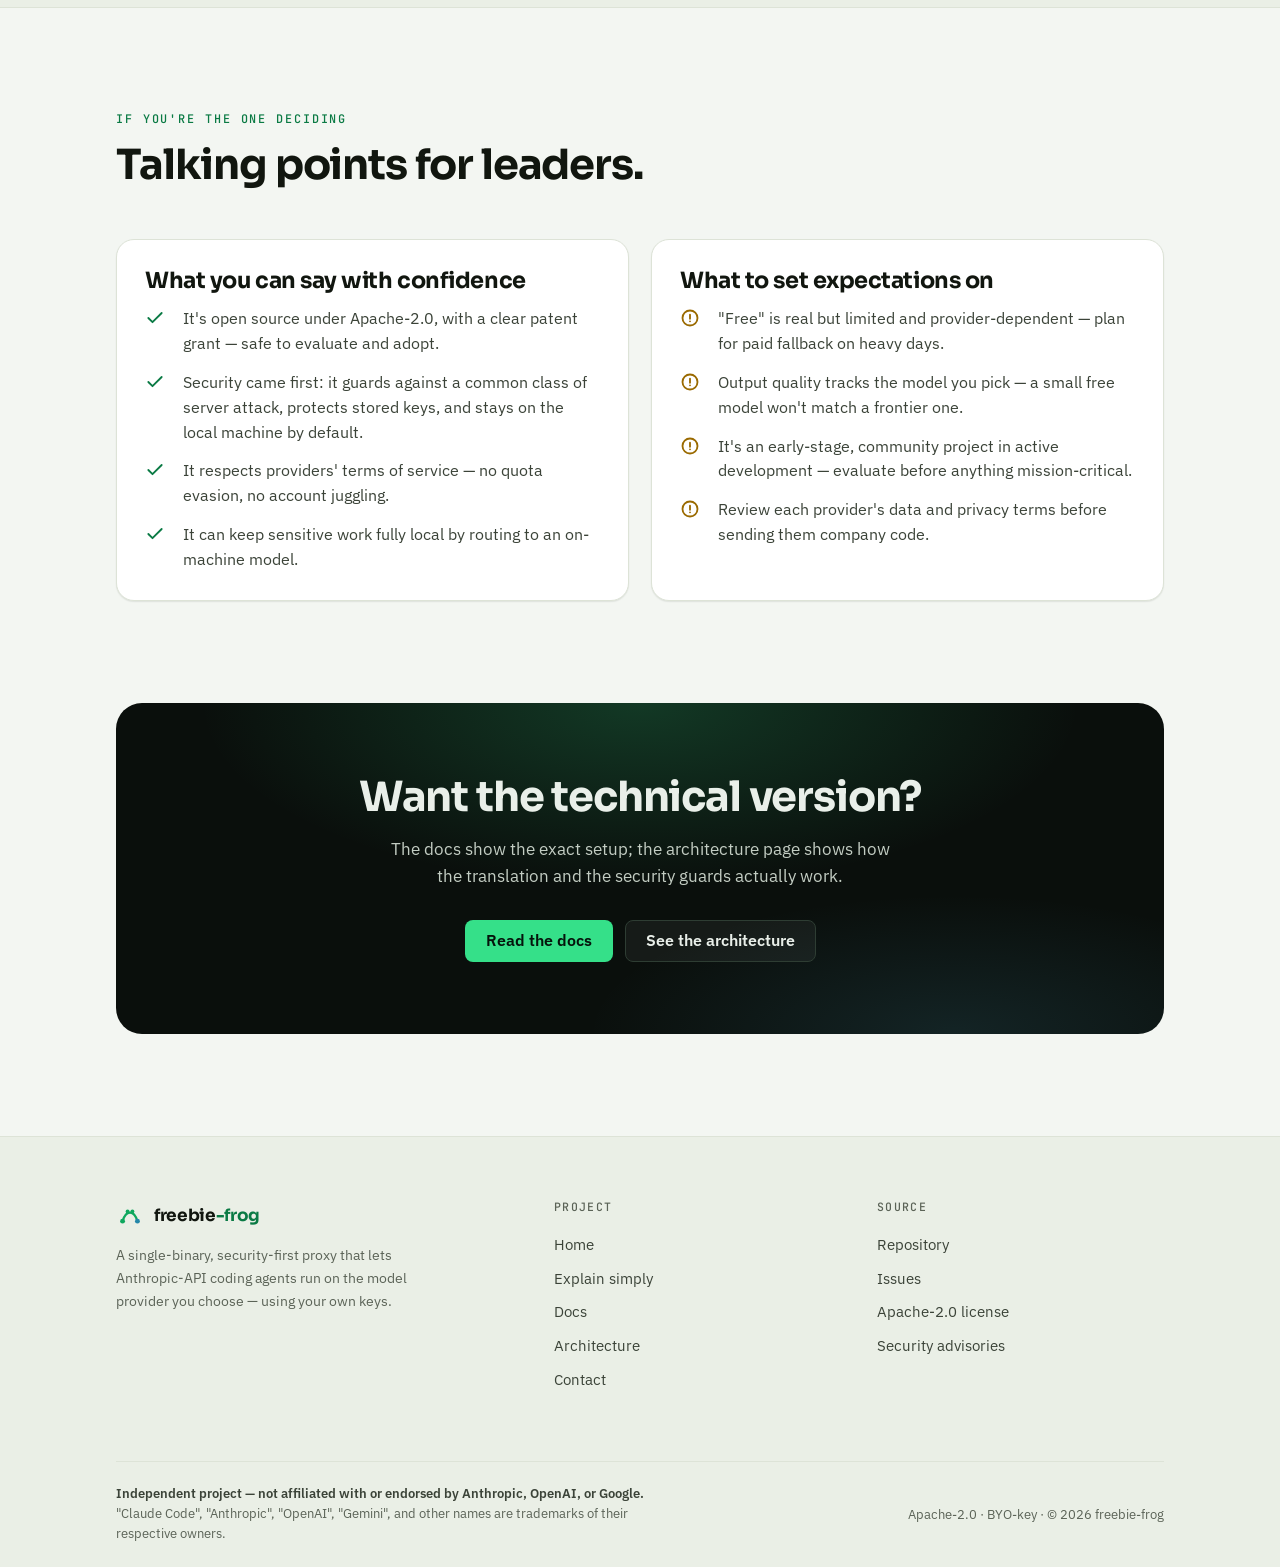
<file: docs/eli5.html>
<!doctype html>
<html lang="en">
<head>
<meta charset="utf-8">
<meta name="viewport" content="width=device-width, initial-scale=1, viewport-fit=cover">
<title>freebie-frog Explained Simply</title>
<meta name="description" content="freebie-frog in plain English: a universal adapter between your coding assistant and any AI model. What it is, why it exists, how to set it up, and the honest limits.">
<meta name="color-scheme" content="light dark">
<link rel="icon" href="assets/favicon.svg" type="image/svg+xml">
<meta property="og:title" content="freebie-frog, in plain English">
<meta property="og:description" content="A universal adapter between your coding assistant and any AI model — explained for non-technical readers and team leads.">
<meta property="og:type" content="article">
<meta name="twitter:card" content="summary_large_image">
<meta name="twitter:image" content="https://dibakshya01.github.io/freebie-frog/assets/social-card.png">
<meta property="og:site_name" content="freebie-frog">
<meta property="og:url" content="https://dibakshya01.github.io/freebie-frog/eli5.html">
<meta property="og:image" content="https://dibakshya01.github.io/freebie-frog/assets/social-card.png">
<meta property="og:image:width" content="2560">
<meta property="og:image:height" content="1280">
<link rel="canonical" href="https://dibakshya01.github.io/freebie-frog/eli5.html">
<link rel="preconnect" href="https://fonts.googleapis.com">
<link rel="preconnect" href="https://fonts.gstatic.com" crossorigin>
<link rel="stylesheet" href="https://fonts.googleapis.com/css2?family=IBM+Plex+Sans:ital,wght@0,400;0,500;0,600;1,400&family=JetBrains+Mono:wght@400;500;700&family=Sora:wght@600;700;800&display=swap">
<link rel="stylesheet" href="assets/styles.css">
<script>(function(){try{var t=localStorage.getItem("ff-theme");if(t==="dark"||t==="light")document.documentElement.setAttribute("data-theme",t);}catch(e){}})();</script>
</head>
<body>
<a class="skip" href="#main">Skip to content</a>

<header class="nav">
  <div class="wrap nav__inner">
    <a class="brand" href="index.html" aria-label="freebie-frog home">
      <svg class="mark" viewBox="0 0 64 64" aria-hidden="true">
        <path d="M15 46 C 23 20, 41 20, 49 46" fill="none" class="m-arc" stroke-width="5" stroke-linecap="round"/>
        <circle cx="26.5" cy="24" r="4.4" class="m-eye"/><circle cx="37.5" cy="24" r="4.4" class="m-eye"/>
        <circle cx="15" cy="46" r="5.6" class="m-src"/><circle cx="49" cy="46" r="5.6" class="m-dst"/>
      </svg>
      <span><b>freebie</b><span class="frog">-frog</span></span>
    </a>
    <nav id="nav-links" class="nav__links" aria-label="Primary">
      <a href="index.html">Home</a>
      <a href="eli5.html" aria-current="page">Explain simply</a>
      <a href="docs.html">Docs</a>
      <a href="architecture.html">Architecture</a>
      <a href="contact.html">Contact</a>
    </nav>
    <div class="nav__actions">
      <a class="btn btn-ghost btn-sm btn-ghost-ic" href="https://github.com/dibakshya01/freebie-frog" target="_blank" rel="noopener">
        <svg viewBox="0 0 24 24" fill="currentColor" aria-hidden="true"><path d="M12 .5A11.5 11.5 0 0 0 .5 12a11.5 11.5 0 0 0 7.86 10.92c.58.1.79-.25.79-.56v-2c-3.2.7-3.88-1.37-3.88-1.37-.53-1.34-1.29-1.7-1.29-1.7-1.05-.72.08-.7.08-.7 1.16.08 1.78 1.2 1.78 1.2 1.03 1.77 2.7 1.26 3.36.96.1-.75.4-1.26.73-1.55-2.55-.29-5.24-1.28-5.24-5.69 0-1.26.45-2.29 1.19-3.1-.12-.29-.52-1.46.11-3.05 0 0 .97-.31 3.18 1.18a11 11 0 0 1 5.8 0c2.2-1.49 3.17-1.18 3.17-1.18.63 1.59.23 2.76.11 3.05.74.81 1.19 1.84 1.19 3.1 0 4.42-2.69 5.39-5.25 5.68.41.36.78 1.06.78 2.14v3.17c0 .31.21.67.8.56A11.5 11.5 0 0 0 23.5 12 11.5 11.5 0 0 0 12 .5Z"/></svg>
        GitHub
      </a>
      <button class="theme-toggle" type="button" aria-label="Switch theme">
        <svg class="i-moon" viewBox="0 0 24 24" fill="none" stroke="currentColor" stroke-width="2" stroke-linecap="round" stroke-linejoin="round" aria-hidden="true"><path d="M21 12.8A9 9 0 1 1 11.2 3a7 7 0 0 0 9.8 9.8Z"/></svg>
        <svg class="i-sun" viewBox="0 0 24 24" fill="none" stroke="currentColor" stroke-width="2" stroke-linecap="round" stroke-linejoin="round" aria-hidden="true"><circle cx="12" cy="12" r="4.2"/><path d="M12 2v2.5M12 19.5V22M4.2 4.2l1.8 1.8M18 18l1.8 1.8M2 12h2.5M19.5 12H22M4.2 19.8 6 18M18 6l1.8-1.8"/></svg>
      </button>
      <button class="nav__burger" type="button" aria-label="Menu" aria-expanded="false" aria-controls="nav-links">
        <svg viewBox="0 0 24 24" fill="none" stroke="currentColor" stroke-width="2" stroke-linecap="round" aria-hidden="true"><path d="M3 6h18M3 12h18M3 18h18"/></svg>
      </button>
    </div>
  </div>
</header>

<main id="main">

<section class="phead">
  <div class="wrap">
    <div class="phead__inner">
      <p class="eyebrow">Explain it simply</p>
      <h1>A universal adapter for your coding assistant.</h1>
      <p class="lede">No jargon. If you lead a team that uses AI coding tools — or you just want the gist — this page is for you.</p>
    </div>
  </div>
</section>

<section class="section">
  <div class="wrap">
    <div class="analogy">
      <div class="analogy__card analogy__card--accent reveal">
        <div class="card__ic" style="background:color-mix(in srgb,var(--accent) 20%,transparent)"><svg viewBox="0 0 24 24" fill="none" stroke="currentColor" stroke-width="2" stroke-linecap="round" stroke-linejoin="round" aria-hidden="true"><path d="M7 7V4M17 7V4M7 7h10v3a5 5 0 0 1-10 0V7ZM12 15v5"/></svg></div>
        <p class="big">Like a travel power adapter.</p>
        <p>Your laptop charger is built for one kind of socket. Take it abroad and it won't fit the wall. An adapter sits in between so the same charger works anywhere. freebie-frog is that adapter — your coding assistant plugs into one shape, and freebie-frog makes it fit any model provider's socket.</p>
      </div>
      <div class="analogy__card reveal" data-delay="1">
        <div class="card__ic card__ic--2"><svg viewBox="0 0 24 24" fill="none" stroke="currentColor" stroke-width="2" stroke-linecap="round" stroke-linejoin="round" aria-hidden="true"><path d="M4 5h7M7.5 5c0 4-2 7-4 8M5 9c1.5 2 4 3.5 6 4"/><path d="m13 20 4-10 4 10M14.5 16.5h5"/></svg></div>
        <p class="big">And a live translator.</p>
        <p>Your assistant and the model speak different dialects. freebie-frog translates both ways in real time — question into the model's language, answer back into your assistant's — so neither side notices anyone translated. It even keeps the answer streaming word-by-word, the way you expect.</p>
      </div>
    </div>
  </div>
</section>

<section class="section" style="background:var(--bg-2);border-block:1px solid var(--border)">
  <div class="wrap">
    <div class="sec-head reveal">
      <p class="eyebrow">Why it exists</p>
      <h2>Your AI coding tool is usually tied to one company's models.</h2>
    </div>
    <div class="ticks reveal" data-delay="1" style="max-width:68ch">
      <div class="tick"><span class="tick__ic"><svg viewBox="0 0 24 24" fill="none" stroke="currentColor" stroke-width="2.2" stroke-linecap="round" stroke-linejoin="round" aria-hidden="true"><path d="M20 6 9 17l-5-5"/></svg></span><p><strong>Choice.</strong> Run the same assistant on a free model, a model on your own laptop, or a paid one — whichever fits the moment.</p></div>
      <div class="tick"><span class="tick__ic"><svg viewBox="0 0 24 24" fill="none" stroke="currentColor" stroke-width="2.2" stroke-linecap="round" stroke-linejoin="round" aria-hidden="true"><path d="M20 6 9 17l-5-5"/></svg></span><p><strong>Cost.</strong> Everyday work can lean on free tiers or local models, so the bill from any one provider stays small.</p></div>
      <div class="tick"><span class="tick__ic"><svg viewBox="0 0 24 24" fill="none" stroke="currentColor" stroke-width="2.2" stroke-linecap="round" stroke-linejoin="round" aria-hidden="true"><path d="M20 6 9 17l-5-5"/></svg></span><p><strong>Reliability.</strong> If one free service is busy, it automatically tries the next one you've listed, so you keep working.</p></div>
      <div class="tick"><span class="tick__ic"><svg viewBox="0 0 24 24" fill="none" stroke="currentColor" stroke-width="2.2" stroke-linecap="round" stroke-linejoin="round" aria-hidden="true"><path d="M20 6 9 17l-5-5"/></svg></span><p><strong>Privacy.</strong> Point it at a model running on your own machine and nothing leaves your computer.</p></div>
    </div>
  </div>
</section>

<section class="section">
  <div class="wrap">
    <div class="sec-head reveal">
      <p class="eyebrow">How you'd set it up</p>
      <h2>Three steps, on your own computer.</h2>
    </div>
    <div class="steps reveal" data-delay="1" style="max-width:70ch">
      <div class="step">
        <span class="step__n"></span>
        <div class="step__body">
          <h3>Install the small program</h3>
          <p>It's a single file — no big install, no extra software to keep running. (Your developer runs one command; see the <a href="docs.html">docs</a>.)</p>
        </div>
      </div>
      <div class="step">
        <span class="step__n"></span>
        <div class="step__body">
          <h3>Add the keys you already have</h3>
          <p>You bring your own free or paid accounts with the model providers. freebie-frog stores those keys safely and never prints them in its logs.</p>
        </div>
      </div>
      <div class="step">
        <span class="step__n"></span>
        <div class="step__body">
          <h3>Tell your assistant to use it</h3>
          <p>One setting points the coding assistant at freebie-frog instead of the default. From then on, it just works — on whichever model you chose.</p>
        </div>
      </div>
    </div>
  </div>
</section>

<section class="section" style="background:var(--bg-2);border-block:1px solid var(--border)">
  <div class="wrap">
    <div class="sec-head reveal">
      <p class="eyebrow">The honest part</p>
      <h2>What it is not.</h2>
      <p class="lede">The whole point of this project is to be straight with you. So:</p>
    </div>
    <div class="limits reveal" data-delay="1" style="max-width:74ch">
      <div class="limit">
        <span class="limit__k"><svg viewBox="0 0 24 24" fill="none" stroke="currentColor" stroke-width="2" stroke-linecap="round" stroke-linejoin="round" aria-hidden="true"><path d="M12 9v4M12 17h.01M10.3 3.9 2.4 18a2 2 0 0 0 1.7 3h15.8a2 2 0 0 0 1.7-3L13.7 3.9a2 2 0 0 0-3.4 0Z"/></svg></span>
        <div><h4>Not "unlimited free AI."</h4><p>Across providers you can expect, honestly, on the order of tens to hundreds of millions of free tokens a month — real, but capped by each provider's per-minute and per-day limits, and those change whenever the providers decide. It is not a bottomless bucket.</p></div>
      </div>
      <div class="limit">
        <span class="limit__k"><svg viewBox="0 0 24 24" fill="none" stroke="currentColor" stroke-width="2" stroke-linecap="round" stroke-linejoin="round" aria-hidden="true"><path d="M12 9v4M12 17h.01M10.3 3.9 2.4 18a2 2 0 0 0 1.7 3h15.8a2 2 0 0 0 1.7-3L13.7 3.9a2 2 0 0 0-3.4 0Z"/></svg></span>
        <div><h4>Not a loophole.</h4><p>It uses <em>your own</em> single account with each provider. It deliberately will not juggle multiple accounts or pool quotas to dodge limits — that breaks providers' rules, and respecting them is a design choice.</p></div>
      </div>
      <div class="limit">
        <span class="limit__k"><svg viewBox="0 0 24 24" fill="none" stroke="currentColor" stroke-width="2" stroke-linecap="round" stroke-linejoin="round" aria-hidden="true"><path d="M12 9v4M12 17h.01M10.3 3.9 2.4 18a2 2 0 0 0 1.7 3h15.8a2 2 0 0 0 1.7-3L13.7 3.9a2 2 0 0 0-3.4 0Z"/></svg></span>
        <div><h4>Not identical on every model.</h4><p>Different models have different abilities, and token counts are estimates. Most things carry across cleanly; a few advanced features don't map perfectly and are approximated or skipped.</p></div>
      </div>
      <div class="limit">
        <span class="limit__k"><svg viewBox="0 0 24 24" fill="none" stroke="currentColor" stroke-width="2" stroke-linecap="round" stroke-linejoin="round" aria-hidden="true"><path d="M12 9v4M12 17h.01M10.3 3.9 2.4 18a2 2 0 0 0 1.7 3h15.8a2 2 0 0 0 1.7-3L13.7 3.9a2 2 0 0 0-3.4 0Z"/></svg></span>
        <div><h4>Not a shared server.</h4><p>It's a personal tool that runs on one person's machine. It isn't built to be a locked-down service for lots of untrusted users.</p></div>
      </div>
    </div>
  </div>
</section>

<section class="section">
  <div class="wrap">
    <div class="sec-head reveal">
      <p class="eyebrow">If you're the one deciding</p>
      <h2>Talking points for leaders.</h2>
    </div>
    <div class="grid grid-2">
      <article class="card reveal">
        <h3>What you can say with confidence</h3>
        <div class="ticks" style="margin-top:14px">
          <div class="tick"><span class="tick__ic"><svg viewBox="0 0 24 24" fill="none" stroke="currentColor" stroke-width="2.2" stroke-linecap="round" stroke-linejoin="round" aria-hidden="true"><path d="M20 6 9 17l-5-5"/></svg></span><p>It's open source under Apache-2.0, with a clear patent grant — safe to evaluate and adopt.</p></div>
          <div class="tick"><span class="tick__ic"><svg viewBox="0 0 24 24" fill="none" stroke="currentColor" stroke-width="2.2" stroke-linecap="round" stroke-linejoin="round" aria-hidden="true"><path d="M20 6 9 17l-5-5"/></svg></span><p>Security came first: it guards against a common class of server attack, protects stored keys, and stays on the local machine by default.</p></div>
          <div class="tick"><span class="tick__ic"><svg viewBox="0 0 24 24" fill="none" stroke="currentColor" stroke-width="2.2" stroke-linecap="round" stroke-linejoin="round" aria-hidden="true"><path d="M20 6 9 17l-5-5"/></svg></span><p>It respects providers' terms of service — no quota evasion, no account juggling.</p></div>
          <div class="tick"><span class="tick__ic"><svg viewBox="0 0 24 24" fill="none" stroke="currentColor" stroke-width="2.2" stroke-linecap="round" stroke-linejoin="round" aria-hidden="true"><path d="M20 6 9 17l-5-5"/></svg></span><p>It can keep sensitive work fully local by routing to an on-machine model.</p></div>
        </div>
      </article>
      <article class="card reveal" data-delay="1">
        <h3>What to set expectations on</h3>
        <div class="ticks" style="margin-top:14px">
          <div class="tick"><span class="tick__ic" style="color:var(--warn-ink)"><svg viewBox="0 0 24 24" fill="none" stroke="currentColor" stroke-width="2.2" stroke-linecap="round" stroke-linejoin="round" aria-hidden="true"><circle cx="12" cy="12" r="9"/><path d="M12 8v5M12 16h.01"/></svg></span><p>"Free" is real but limited and provider-dependent — plan for paid fallback on heavy days.</p></div>
          <div class="tick"><span class="tick__ic" style="color:var(--warn-ink)"><svg viewBox="0 0 24 24" fill="none" stroke="currentColor" stroke-width="2.2" stroke-linecap="round" stroke-linejoin="round" aria-hidden="true"><circle cx="12" cy="12" r="9"/><path d="M12 8v5M12 16h.01"/></svg></span><p>Output quality tracks the model you pick — a small free model won't match a frontier one.</p></div>
          <div class="tick"><span class="tick__ic" style="color:var(--warn-ink)"><svg viewBox="0 0 24 24" fill="none" stroke="currentColor" stroke-width="2.2" stroke-linecap="round" stroke-linejoin="round" aria-hidden="true"><circle cx="12" cy="12" r="9"/><path d="M12 8v5M12 16h.01"/></svg></span><p>It's an early-stage, community project in active development — evaluate before anything mission-critical.</p></div>
          <div class="tick"><span class="tick__ic" style="color:var(--warn-ink)"><svg viewBox="0 0 24 24" fill="none" stroke="currentColor" stroke-width="2.2" stroke-linecap="round" stroke-linejoin="round" aria-hidden="true"><circle cx="12" cy="12" r="9"/><path d="M12 8v5M12 16h.01"/></svg></span><p>Review each provider's data and privacy terms before sending them company code.</p></div>
        </div>
      </article>
    </div>
  </div>
</section>

<section class="section" style="padding-top:0">
  <div class="wrap">
    <div class="cta reveal">
      <div class="cta__glow" aria-hidden="true"></div>
      <h2>Want the technical version?</h2>
      <p>The docs show the exact setup; the architecture page shows how the translation and the security guards actually work.</p>
      <div class="hero__cta">
        <a class="btn btn-ink" href="docs.html">Read the docs</a>
        <a class="btn btn-ink-ghost" href="architecture.html">See the architecture</a>
      </div>
    </div>
  </div>
</section>

</main>

<footer class="footer">
  <div class="wrap footer__inner">
    <div class="footer__brand">
      <a class="brand" href="index.html" aria-label="freebie-frog home">
        <svg class="mark" viewBox="0 0 64 64" aria-hidden="true">
          <path d="M15 46 C 23 20, 41 20, 49 46" fill="none" class="m-arc" stroke-width="5" stroke-linecap="round"/>
          <circle cx="26.5" cy="24" r="4.4" class="m-eye"/><circle cx="37.5" cy="24" r="4.4" class="m-eye"/>
          <circle cx="15" cy="46" r="5.6" class="m-src"/><circle cx="49" cy="46" r="5.6" class="m-dst"/>
        </svg>
        <span><b>freebie</b><span class="frog">-frog</span></span>
      </a>
      <p>A single-binary, security-first proxy that lets Anthropic-API coding agents run on the model provider you choose — using your own keys.</p>
    </div>
    <div class="footer__col">
      <h4>Project</h4>
      <a href="index.html">Home</a>
      <a href="eli5.html">Explain simply</a>
      <a href="docs.html">Docs</a>
      <a href="architecture.html">Architecture</a>
      <a href="contact.html">Contact</a>
    </div>
    <div class="footer__col">
      <h4>Source</h4>
      <a href="https://github.com/dibakshya01/freebie-frog" target="_blank" rel="noopener">Repository</a>
      <a href="https://github.com/dibakshya01/freebie-frog/issues" target="_blank" rel="noopener">Issues</a>
      <a href="https://github.com/dibakshya01/freebie-frog/blob/main/LICENSE" target="_blank" rel="noopener">Apache-2.0 license</a>
      <a href="https://github.com/dibakshya01/freebie-frog/security/advisories" target="_blank" rel="noopener">Security advisories</a>
    </div>
  </div>
  <div class="wrap">
    <div class="footer__bar">
      <p class="footer__disclaimer"><strong>Independent project — not affiliated with or endorsed by Anthropic, OpenAI, or Google.</strong> "Claude Code", "Anthropic", "OpenAI", "Gemini", and other names are trademarks of their respective owners.</p>
      <p>Apache-2.0 · BYO-key · © 2026 freebie-frog</p>
    </div>
  </div>
</footer>

<script src="assets/app.js" defer></script>
</body>
</html>
</file>
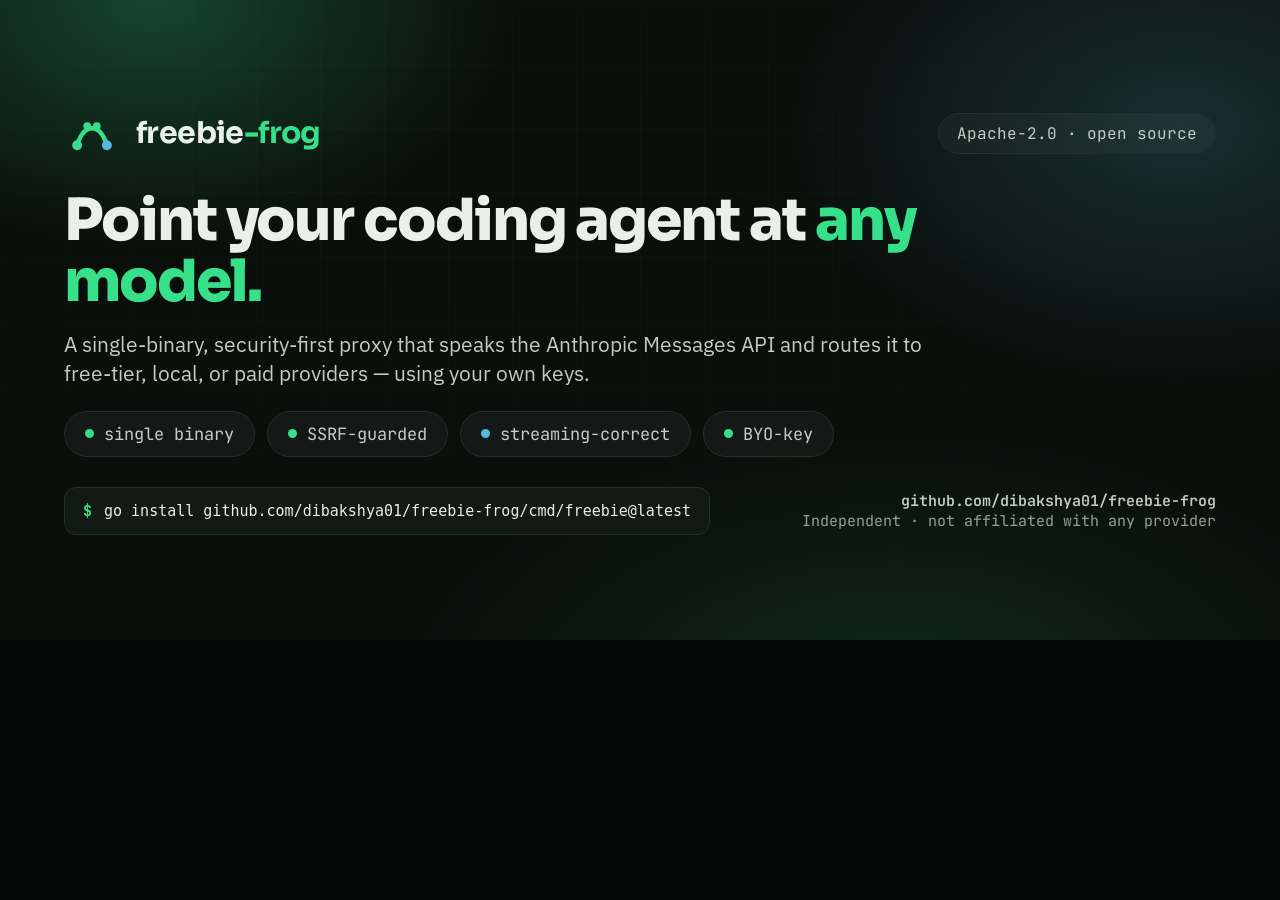
<file: docs/assets/social-card.html>
<!doctype html>
<html lang="en">
<head>
<meta charset="utf-8">
<meta name="viewport" content="width=device-width, initial-scale=1">
<title>freebie-frog Social Card</title>
<link rel="preconnect" href="https://fonts.googleapis.com">
<link rel="preconnect" href="https://fonts.gstatic.com" crossorigin>
<link rel="stylesheet" href="https://fonts.googleapis.com/css2?family=IBM+Plex+Sans:wght@400;500;600&family=JetBrains+Mono:wght@500;700&family=Sora:wght@600;700;800&display=swap">
<style>
  :root{
    --ink-bg:#0a0f0c; --surf:#111a14; --surf2:#17221a; --border:#243029;
    --text:#e9efe9; --text2:#c3cdc3; --muted:#94a19a; --green:#35e089; --cyan:#57bada;
    --font-display:"Sora",system-ui,sans-serif; --font-body:"IBM Plex Sans",system-ui,sans-serif;
    --font-mono:"JetBrains Mono",ui-monospace,monospace;
    color-scheme: dark;
  }
  *{box-sizing:border-box;margin:0;padding:0}
  html,body{background:#050806}
  /* The 1280x640 card. Screenshot THIS element to export a PNG preview. */
  .card{
    position:relative; width:1280px; height:640px; overflow:hidden;
    background:var(--ink-bg); color:var(--text);
    font-family:var(--font-body); isolation:isolate;
    display:flex; flex-direction:column; justify-content:center; gap:30px;
    padding:48px 64px;
  }
  .glow{
    position:absolute; inset:0; z-index:-2; pointer-events:none;
    background:
      radial-gradient(40% 55% at 12% 0%, rgba(53,224,137,.26) 0%, transparent 70%),
      radial-gradient(42% 55% at 92% 20%, rgba(87,186,218,.18) 0%, transparent 72%),
      radial-gradient(55% 60% at 70% 110%, rgba(53,224,137,.12) 0%, transparent 70%);
  }
  .grid{
    position:absolute; inset:0; z-index:-1; pointer-events:none; opacity:.5;
    background-image:
      linear-gradient(to right, rgba(255,255,255,.035) 1px, transparent 1px),
      linear-gradient(to bottom, rgba(255,255,255,.035) 1px, transparent 1px);
    background-size:64px 64px;
    -webkit-mask-image:radial-gradient(75% 75% at 40% 30%, #000 20%, transparent 85%);
    mask-image:radial-gradient(75% 75% at 40% 30%, #000 20%, transparent 85%);
  }
  .top{display:flex; align-items:center; gap:16px}
  .top .mark{width:56px;height:56px;flex:0 0 auto}
  .top .name{font-family:var(--font-display);font-weight:700;font-size:30px;letter-spacing:-.02em}
  .top .name .frog{color:var(--green)}
  .top .badge{
    margin-left:auto; font-family:var(--font-mono); font-size:16px; color:var(--text2);
    border:1px solid var(--border); background:rgba(255,255,255,.03);
    padding:9px 18px; border-radius:999px;
  }
  .mid{max-width:1000px}
  h1{
    font-family:var(--font-display); font-weight:800; font-size:58px; line-height:1.04;
    letter-spacing:-.035em; color:var(--text);
  }
  h1 .hl{color:var(--green)}
  .tag{margin-top:18px; font-size:21px; line-height:1.4; color:var(--text2); max-width:880px}
  .chips{display:flex; gap:12px; margin-top:22px}
  .chip{
    display:inline-flex; align-items:center; gap:10px; font-family:var(--font-mono);
    font-size:17px; color:var(--text2); padding:11px 20px; border-radius:999px;
    border:1px solid var(--border); background:rgba(255,255,255,.04);
  }
  .chip .dot{width:9px;height:9px;border-radius:50%;background:var(--green)}
  .chip.c2 .dot{background:var(--cyan)}
  .bottom{display:flex; align-items:center; justify-content:space-between; gap:24px; flex-wrap:wrap}
  .cmd{
    display:inline-flex; align-items:center; gap:12px; background:var(--surf);
    border:1px solid var(--border); border-radius:12px; padding:13px 18px;
    font-family:var(--font-mono); font-size:15px; white-space:nowrap;
  }
  .cmd .p{color:var(--green);font-weight:700}
  .cmd code{color:var(--text); white-space:nowrap}
  .origin{font-family:var(--font-mono); font-size:15px; color:var(--muted); text-align:right; white-space:nowrap}
  .origin b{color:var(--text2); font-weight:600}
</style>
</head>
<body>
<div class="card" id="card">
  <div class="glow"></div>
  <div class="grid"></div>

  <div class="top">
    <svg class="mark" viewBox="0 0 64 64" aria-hidden="true">
      <path d="M15 46 C 23 20, 41 20, 49 46" fill="none" stroke="#35e089" stroke-width="5" stroke-linecap="round"/>
      <circle cx="26.5" cy="24" r="4.4" fill="#35e089"/><circle cx="37.5" cy="24" r="4.4" fill="#35e089"/>
      <circle cx="15" cy="46" r="5.6" fill="#35e089"/><circle cx="49" cy="46" r="5.6" fill="#57bada"/>
    </svg>
    <span class="name"><b>freebie</b><span class="frog">-frog</span></span>
    <span class="badge">Apache-2.0 · open source</span>
  </div>

  <div class="mid">
    <h1>Point your coding agent at <span class="hl">any model.</span></h1>
    <p class="tag">A single-binary, security-first proxy that speaks the Anthropic Messages API and routes it to free-tier, local, or paid providers — using your own keys.</p>
    <div class="chips">
      <span class="chip"><span class="dot"></span>single binary</span>
      <span class="chip"><span class="dot"></span>SSRF-guarded</span>
      <span class="chip c2"><span class="dot"></span>streaming-correct</span>
      <span class="chip"><span class="dot"></span>BYO-key</span>
    </div>
  </div>

  <div class="bottom">
    <div class="cmd"><span class="p">$</span><code>go install github.com/dibakshya01/freebie-frog/cmd/freebie@latest</code></div>
    <div class="origin"><b>github.com/dibakshya01/freebie-frog</b><br>Independent · not affiliated with any provider</div>
  </div>
</div>
</body>
</html>
</file>
<file: docs/assets/styles.css>
/* ============================================================================
   freebie-frog — shared stylesheet
   Concept: "the hop" — a request routes from the Anthropic-format world across
   a translating proxy to any provider. Primary accent is a frog/go-signal green
   (the frog, the "go" signal, the terminal cursor); a cooler cyan marks the
   provider/egress side so diagrams and chips carry real meaning. Dark ink panels
   for hero + code. Swiss-modern, dark-capable, honest.
   Layout: single centered column, 1120px max, clamp() side gutter, 8pt rhythm.
   ========================================================================== */

/* ---- Tokens ---------------------------------------------------------------- */
:root {
  color-scheme: light;

  /* Theme-flipping palette (light values) */
  --bg:            #f3f6f2;   /* green-tinted off-white (60%) */
  --bg-2:          #eaefe6;
  --surface:       #ffffff;
  --surface-2:     #f7faf5;
  --text:          #11160f;   /* near-black, green-tinted */
  --text-2:        #3b4338;
  --muted:         #5b6357;   /* secondary text, >=4.5:1 on --bg */
  --border:        #dde3d7;
  --border-strong: #c9d1c1;

  --accent:        #0fa85e;   /* brand fill — frog/go green (10%) */
  --accent-strong: #0b8f4e;
  --accent-ink:    #0a7a44;   /* accessible green TEXT on light */
  --accent-soft:   #e3f4ea;   /* tinted fill behind green text */

  --accent-2:      #2487a9;   /* provider / egress — cyan-slate */
  --accent-2-ink:  #1b6b89;
  --accent-2-soft: #e1f0f5;

  /* Semantic (separate from accent) */
  --good:          var(--accent-ink);
  --warn-ink:      #9a6a00;
  --warn-soft:     #fbf0d8;
  --danger-ink:    #b5402f;
  --danger-soft:   #fbe6e1;

  --shadow-sm: 0 1px 2px rgb(16 36 20 / .05), 0 1px 1px rgb(16 36 20 / .04);
  --shadow:    0 2px 6px rgb(16 36 20 / .05), 0 14px 34px rgb(16 36 20 / .08);
  --shadow-lg: 0 8px 20px rgb(16 36 20 / .08), 0 30px 60px rgb(16 36 20 / .12);

  /* Ink surfaces — always dark (hero, code, terminals). Do NOT flip. */
  --ink-bg:       #0a0f0c;
  --ink-surface:  #111a14;
  --ink-surface-2:#17221a;
  --ink-text:     #e9efe9;
  --ink-text-2:   #c3cdc3;
  --ink-muted:    #94a19a;
  --ink-border:   #233029;
  --ink-border-2: #2e3d33;
  --ink-accent:   #35e089;   /* bright frog-green for dark */
  --ink-accent-2: #57bada;   /* cyan for dark */

  /* Type */
  --font-display: "Sora", ui-sans-serif, system-ui, -apple-system, "Segoe UI", Roboto, sans-serif;
  --font-body:    "IBM Plex Sans", ui-sans-serif, system-ui, -apple-system, "Segoe UI", Roboto, sans-serif;
  --font-mono:    "JetBrains Mono", ui-monospace, "SFMono-Regular", Menlo, Consolas, "Liberation Mono", monospace;

  /* Radii */
  --r-sm: 8px;
  --r:    12px;
  --r-lg: 18px;
  --r-xl: 26px;
  --r-full: 999px;

  /* Rhythm */
  --wrap: 1120px;
  --gutter: clamp(16px, 5vw, 36px);
}

@media (prefers-color-scheme: dark) {
  :root:not([data-theme="light"]) {
    color-scheme: dark;
    --bg:            #0a0f0c;
    --bg-2:          #0d130f;
    --surface:       #111a14;
    --surface-2:     #16201a;
    --text:          #e9efe9;
    --text-2:        #c7d1c7;
    --muted:         #9aa79f;   /* >=4.5:1 on --bg */
    --border:        #26302a;
    --border-strong: #34443a;

    --accent:        #35e089;
    --accent-strong: #52ea9c;
    --accent-ink:    #5ced9f;   /* green text on dark */
    --accent-soft:   #11271b;

    --accent-2:      #57bada;
    --accent-2-ink:  #82cfe8;
    --accent-2-soft: #10242c;

    --good:          var(--accent-ink);
    --warn-ink:      #e3b65c;
    --warn-soft:     #2a2411;
    --danger-ink:    #f08a78;
    --danger-soft:   #2a1613;

    --shadow-sm: 0 1px 2px rgb(0 0 0 / .4);
    --shadow:    0 2px 6px rgb(0 0 0 / .4), 0 16px 40px rgb(0 0 0 / .45);
    --shadow-lg: 0 10px 30px rgb(0 0 0 / .5), 0 40px 80px rgb(0 0 0 / .55);
  }
}

:root[data-theme="dark"] {
  color-scheme: dark;
  --bg:            #0a0f0c;
  --bg-2:          #0d130f;
  --surface:       #111a14;
  --surface-2:     #16201a;
  --text:          #e9efe9;
  --text-2:        #c7d1c7;
  --muted:         #9aa79f;
  --border:        #26302a;
  --border-strong: #34443a;

  --accent:        #35e089;
  --accent-strong: #52ea9c;
  --accent-ink:    #5ced9f;
  --accent-soft:   #11271b;

  --accent-2:      #57bada;
  --accent-2-ink:  #82cfe8;
  --accent-2-soft: #10242c;

  --good:          var(--accent-ink);
  --warn-ink:      #e3b65c;
  --warn-soft:     #2a2411;
  --danger-ink:    #f08a78;
  --danger-soft:   #2a1613;

  --shadow-sm: 0 1px 2px rgb(0 0 0 / .4);
  --shadow:    0 2px 6px rgb(0 0 0 / .4), 0 16px 40px rgb(0 0 0 / .45);
  --shadow-lg: 0 10px 30px rgb(0 0 0 / .5), 0 40px 80px rgb(0 0 0 / .55);
}

/* ---- Reset ---------------------------------------------------------------- */
*, *::before, *::after { box-sizing: border-box; }
html { -webkit-text-size-adjust: 100%; scroll-behavior: smooth; }
body {
  margin: 0;
  background: var(--bg);
  color: var(--text);
  font-family: var(--font-body);
  font-size: 17px;
  line-height: 1.6;
  -webkit-font-smoothing: antialiased;
  text-rendering: optimizeLegibility;
  overflow-x: hidden;
}
img, svg { max-width: 100%; }
[hidden] { display: none !important; }
a { color: var(--accent-ink); text-decoration: none; }
a:hover { text-decoration: underline; text-underline-offset: 3px; }
:focus-visible { outline: 2.5px solid var(--accent); outline-offset: 2px; border-radius: 3px; }
::selection { background: var(--accent); color: #05140c; }

/* ---- Typography ----------------------------------------------------------- */
h1, h2, h3, h4 {
  font-family: var(--font-display);
  font-weight: 700;
  line-height: 1.08;
  letter-spacing: -0.02em;
  text-wrap: balance;
  margin: 0;
}
h1 { font-size: clamp(2.2rem, 6.2vw, 4rem); letter-spacing: -0.035em; }
h2 { font-size: clamp(1.7rem, 4vw, 2.6rem); letter-spacing: -0.028em; }
h3 { font-size: clamp(1.15rem, 2.2vw, 1.4rem); letter-spacing: -0.02em; }
h4 { font-size: 1.02rem; letter-spacing: -0.01em; }
p  { margin: 0; }
strong { font-weight: 600; color: var(--text); }
small { font-size: 0.82rem; }

.eyebrow {
  font-family: var(--font-mono);
  font-size: 0.74rem;
  font-weight: 500;
  letter-spacing: 0.16em;
  text-transform: uppercase;
  color: var(--accent-ink);
  margin: 0;
}
.lede { font-size: clamp(1.05rem, 2.2vw, 1.3rem); color: var(--muted); line-height: 1.55; }
.measure { max-width: 62ch; }

code, kbd, samp, pre { font-family: var(--font-mono); }
p code, li code {
  font-size: 0.86em;
  background: var(--accent-soft);
  color: var(--accent-ink);
  padding: 0.12em 0.42em;
  border-radius: 6px;
  word-break: break-word;
}

/* ---- Layout --------------------------------------------------------------- */
.wrap { width: 100%; max-width: var(--wrap); margin-inline: auto; padding-inline: var(--gutter); }
.section { padding-block: clamp(48px, 8vw, 104px); }
.section--tight { padding-block: clamp(36px, 5vw, 64px); }
.stack { display: flex; flex-direction: column; }
.sec-head { max-width: 58ch; display: flex; flex-direction: column; gap: 14px; margin-bottom: clamp(28px, 4vw, 52px); }
.sec-head p.lede { margin-top: 2px; }

.grid { display: grid; gap: clamp(16px, 2vw, 22px); }
.grid-3 { grid-template-columns: repeat(3, 1fr); }
.grid-2 { grid-template-columns: repeat(2, 1fr); }
@media (max-width: 860px) { .grid-3 { grid-template-columns: 1fr; } .grid-2 { grid-template-columns: 1fr; } }

/* ---- Skip link ------------------------------------------------------------ */
.skip {
  position: absolute; left: -9999px; top: 0; z-index: 200;
  background: var(--accent); color: #05140c; padding: 10px 16px; border-radius: 0 0 var(--r-sm) 0;
  font-weight: 600;
}
.skip:focus { left: 0; }

/* ---- Nav ------------------------------------------------------------------ */
.nav {
  position: sticky;
  top: env(safe-area-inset-top, 0px);
  z-index: 100;
  background: color-mix(in srgb, var(--bg) 82%, transparent);
  backdrop-filter: blur(14px) saturate(140%);
  -webkit-backdrop-filter: blur(14px) saturate(140%);
  border-bottom: 1px solid var(--border);
}
.nav__inner { display: flex; align-items: center; gap: 18px; min-height: 64px; }
.brand { display: inline-flex; align-items: center; gap: 10px; font-family: var(--font-display); font-weight: 700; letter-spacing: -0.02em; color: var(--text); font-size: 1.06rem; }
.brand:hover { text-decoration: none; }
.brand .mark { width: 30px; height: 30px; flex: 0 0 auto; }
.brand b { font-weight: 700; }
.brand span.frog { color: var(--accent-ink); }
.brand .m-arc { stroke: var(--accent); }
.brand .m-eye, .brand .m-src { fill: var(--accent); }
.brand .m-dst { fill: var(--accent-2); }
.footer__brand .brand .mark { width: 28px; height: 28px; }

.nav__links { display: flex; align-items: center; gap: 2px; margin-left: auto; }
.nav__links a {
  color: var(--muted); font-size: 0.93rem; font-weight: 500;
  padding: 8px 12px; border-radius: var(--r-sm); line-height: 1;
}
.nav__links a:hover { color: var(--text); background: var(--surface-2); text-decoration: none; }
.nav__links a[aria-current="page"] { color: var(--text); background: var(--accent-soft); }
.nav__actions { display: flex; align-items: center; gap: 8px; margin-left: 10px; }

.theme-toggle {
  width: 38px; height: 38px; display: inline-grid; place-items: center;
  border: 1px solid var(--border); border-radius: var(--r-sm);
  background: var(--surface); color: var(--text-2); cursor: pointer;
}
.theme-toggle:hover { border-color: var(--border-strong); color: var(--text); }
.theme-toggle svg { width: 18px; height: 18px; }
.theme-toggle .i-sun { display: none; }
:root[data-theme="dark"] .theme-toggle .i-sun { display: block; }
:root[data-theme="dark"] .theme-toggle .i-moon { display: none; }
@media (prefers-color-scheme: dark) {
  :root:not([data-theme="light"]) .theme-toggle .i-sun { display: block; }
  :root:not([data-theme="light"]) .theme-toggle .i-moon { display: none; }
}

.nav__burger {
  display: none; width: 38px; height: 38px; place-items: center;
  border: 1px solid var(--border); border-radius: var(--r-sm);
  background: var(--surface); color: var(--text); cursor: pointer;
}
.nav__burger svg { width: 20px; height: 20px; }

@media (max-width: 820px) {
  .nav__links {
    position: absolute; left: var(--gutter); right: var(--gutter); top: calc(100% + 8px);
    flex-direction: column; align-items: stretch; gap: 4px;
    background: var(--surface); border: 1px solid var(--border); border-radius: var(--r-lg);
    padding: 10px; box-shadow: var(--shadow-lg); margin-left: 0;
  }
  .nav__links[hidden] { display: none; }
  .nav__links a { padding: 11px 14px; font-size: 1rem; }
  .nav__burger { display: inline-grid; }
  .nav__actions { margin-left: auto; }
  .nav__actions .btn-ghost-ic { display: none; }
}

/* ---- Buttons -------------------------------------------------------------- */
.btn {
  display: inline-flex; align-items: center; justify-content: center; gap: 9px;
  font-family: var(--font-body); font-weight: 600; font-size: 0.97rem;
  padding: 12px 20px; border-radius: var(--r-sm); border: 1px solid transparent;
  cursor: pointer; line-height: 1; white-space: nowrap;
  transition: transform .14s ease, background .18s ease, border-color .18s ease, box-shadow .18s ease;
}
.btn:hover { text-decoration: none; }
.btn:active { transform: translateY(1px); }
.btn svg { width: 17px; height: 17px; }

.btn-primary { background: var(--accent); color: #05140c; box-shadow: 0 1px 0 rgb(255 255 255 / .2) inset, var(--shadow-sm); }
.btn-primary:hover { background: var(--accent-strong); box-shadow: 0 6px 20px color-mix(in srgb, var(--accent) 45%, transparent); }

.btn-ghost { background: var(--surface); color: var(--text); border-color: var(--border-strong); }
.btn-ghost:hover { background: var(--surface-2); border-color: var(--muted); }

.btn-ink { background: var(--ink-accent); color: #05140c; }
.btn-ink:hover { background: var(--ink-accent); filter: brightness(1.08); box-shadow: 0 6px 22px rgb(53 224 137 / .35); }
.btn-ink-ghost { background: rgb(255 255 255 / .05); color: var(--ink-text); border-color: var(--ink-border-2); }
.btn-ink-ghost:hover { background: rgb(255 255 255 / .09); border-color: var(--ink-muted); }

.btn-sm { padding: 8px 14px; font-size: 0.88rem; }

/* GitHub glyph button in nav */
.btn-ghost-ic { gap: 7px; }

/* ---- Chips ---------------------------------------------------------------- */
.chips { display: flex; flex-wrap: wrap; gap: 9px; }
.chip {
  display: inline-flex; align-items: center; gap: 7px;
  font-family: var(--font-mono); font-size: 0.78rem; font-weight: 500; letter-spacing: 0.01em;
  padding: 7px 12px; border-radius: var(--r-full);
  border: 1px solid var(--border); background: var(--surface); color: var(--text-2);
}
.chip .dot { width: 7px; height: 7px; border-radius: 50%; background: var(--accent); flex: 0 0 auto; }
.chip--ink { border-color: var(--ink-border-2); background: rgb(255 255 255 / .04); color: var(--ink-text-2); }
.chip--ink .dot { background: var(--ink-accent); }

/* ---- Cards ---------------------------------------------------------------- */
.card {
  background: var(--surface); border: 1px solid var(--border); border-radius: var(--r-lg);
  padding: clamp(20px, 3vw, 28px); box-shadow: var(--shadow-sm);
}
.card--pad-lg { padding: clamp(24px, 3.4vw, 36px); }
.card h3 { margin-bottom: 8px; }
.card p { color: var(--muted); font-size: 0.98rem; }
.card__ic {
  width: 46px; height: 46px; display: grid; place-items: center; margin-bottom: 18px;
  border-radius: var(--r); background: var(--accent-soft); color: var(--accent-ink);
}
.card__ic svg { width: 23px; height: 23px; }
.card__ic--2 { background: var(--accent-2-soft); color: var(--accent-2-ink); }

.card-link { transition: transform .16s ease, box-shadow .2s ease, border-color .2s ease; }
.card-link:hover { transform: translateY(-3px); box-shadow: var(--shadow); border-color: var(--border-strong); text-decoration: none; }

/* ---- Hero (ink / always dark) --------------------------------------------- */
.hero {
  position: relative; overflow: hidden;
  background: var(--ink-bg); color: var(--ink-text);
  border-bottom: 1px solid var(--ink-border);
  isolation: isolate;
}
.hero__glow {
  position: absolute; inset: 0; z-index: -1; pointer-events: none;
  background:
    radial-gradient(42% 46% at 16% 8%, rgb(53 224 137 / .22) 0%, transparent 70%),
    radial-gradient(38% 42% at 88% 18%, rgb(87 186 218 / .16) 0%, transparent 72%),
    radial-gradient(50% 55% at 60% 100%, rgb(53 224 137 / .10) 0%, transparent 70%);
}
.hero__grid {
  position: absolute; inset: 0; z-index: -1; pointer-events: none; opacity: .5;
  background-image:
    linear-gradient(to right, rgb(255 255 255 / .035) 1px, transparent 1px),
    linear-gradient(to bottom, rgb(255 255 255 / .035) 1px, transparent 1px);
  background-size: 54px 54px;
  mask-image: radial-gradient(70% 70% at 50% 30%, #000 20%, transparent 85%);
  -webkit-mask-image: radial-gradient(70% 70% at 50% 30%, #000 20%, transparent 85%);
}
/* Ambient "pond" network — drawn by JS only when motion is allowed; stays an
   empty, transparent layer otherwise (reduced-motion, no-JS, thumbnails). */
.hero__pond {
  position: absolute; inset: 0; z-index: -2; width: 100%; height: 100%;
  pointer-events: none; opacity: .6;
}
.hero__inner {
  display: grid; grid-template-columns: 1.05fr 0.95fr; gap: clamp(28px, 4vw, 56px);
  align-items: center; padding-block: clamp(56px, 9vw, 104px);
}
@media (max-width: 940px) { .hero__inner { grid-template-columns: 1fr; gap: 40px; } }

.hero__kicker {
  display: inline-flex; align-items: center; gap: 9px; align-self: start;
  font-family: var(--font-mono); font-size: 0.76rem; letter-spacing: 0.08em;
  color: var(--ink-text-2); padding: 6px 13px 6px 10px; border-radius: var(--r-full);
  border: 1px solid var(--ink-border-2); background: rgb(255 255 255 / .03);
  max-width: 100%;
}
.hero__kicker .dot { width: 7px; height: 7px; border-radius: 50%; background: var(--ink-accent); box-shadow: 0 0 0 4px rgb(53 224 137 / .18); }
.hero h1 { margin-top: 22px; color: var(--ink-text); }
.hero h1 .hl { color: var(--ink-accent); }
.hero__lede { margin-top: 20px; max-width: 48ch; color: var(--ink-text-2); font-size: clamp(1.05rem, 2.1vw, 1.26rem); line-height: 1.55; }

.hero__cta { display: flex; flex-wrap: wrap; gap: 12px; margin-top: 30px; }
.hero__chips { margin-top: 30px; }

/* install command block */
.cmd {
  display: flex; align-items: center; gap: 10px; margin-top: 26px;
  background: var(--ink-surface); border: 1px solid var(--ink-border-2);
  border-radius: var(--r); padding: 12px 12px 12px 16px; max-width: 560px;
  box-shadow: var(--shadow); min-width: 0;
}
.cmd__prompt { color: var(--ink-accent); font-family: var(--font-mono); font-weight: 700; user-select: none; }
.cmd code {
  flex: 1 1 auto; min-width: 0; font-family: var(--font-mono); font-size: 0.86rem;
  color: var(--ink-text); overflow-x: auto; white-space: nowrap; padding-bottom: 2px;
}
.cmd code::-webkit-scrollbar { height: 5px; }
.cmd code::-webkit-scrollbar-thumb { background: var(--ink-border-2); border-radius: 4px; }

.copy {
  flex: 0 0 auto; display: inline-grid; place-items: center; width: 36px; height: 36px;
  border: 1px solid var(--ink-border-2); border-radius: var(--r-sm);
  background: rgb(255 255 255 / .04); color: var(--ink-text-2); cursor: pointer;
  transition: color .15s ease, border-color .15s ease, background .15s ease;
}
.copy:hover { color: var(--ink-text); border-color: var(--ink-muted); }
.copy svg { width: 16px; height: 16px; }
.copy .i-check { display: none; color: var(--ink-accent); }
.copy.copied .i-copy { display: none; }
.copy.copied .i-check { display: block; }

/* hero visual: the hop pipeline */
.hero__vis { position: relative; }
.pipe {
  background: var(--ink-surface); border: 1px solid var(--ink-border);
  border-radius: var(--r-xl); padding: clamp(18px, 2.4vw, 26px);
  box-shadow: var(--shadow-lg);
}
.pipe__label { display: flex; align-items: center; justify-content: space-between; margin-bottom: 16px; }
.pipe__label span { font-family: var(--font-mono); font-size: 0.72rem; letter-spacing: 0.12em; text-transform: uppercase; color: var(--ink-muted); }
.pipe__dots { display: flex; gap: 6px; }
.pipe__dots i { width: 9px; height: 9px; border-radius: 50%; background: var(--ink-border-2); }
.pipe__dots i:first-child { background: #e06a5a; }
.pipe__dots i:nth-child(2) { background: #e0b84f; }
.pipe__dots i:nth-child(3) { background: var(--ink-accent); }

.hop { position: relative; }
.hop svg { width: 100%; height: auto; display: block; }

/* ---- Pipeline (home "how it works") --------------------------------------- */
.flow {
  display: grid; grid-template-columns: repeat(5, 1fr); gap: 10px; align-items: stretch;
}
@media (max-width: 760px) { .flow { grid-template-columns: 1fr; } }
.flow__node {
  position: relative; background: var(--surface); border: 1px solid var(--border);
  border-radius: var(--r); padding: 18px 16px; text-align: center; box-shadow: var(--shadow-sm);
}
.flow__node .n { font-family: var(--font-mono); font-size: 0.68rem; letter-spacing: 0.12em; color: var(--muted); text-transform: uppercase; }
.flow__node h4 { margin: 8px 0 4px; font-family: var(--font-display); }
.flow__node p { font-size: 0.82rem; color: var(--muted); line-height: 1.45; }
.flow__node .ic { width: 38px; height: 38px; margin: 0 auto 10px; display: grid; place-items: center; border-radius: 10px; background: var(--accent-soft); color: var(--accent-ink); }
.flow__node .ic svg { width: 20px; height: 20px; }
.flow__node--prov .ic { background: var(--accent-2-soft); color: var(--accent-2-ink); }
.flow__arrow { display: grid; place-items: center; color: var(--muted); }
.flow__arrow svg { width: 22px; height: 22px; }
@media (max-width: 760px) { .flow__arrow svg { transform: rotate(90deg); } }

/* ---- Code / terminal panels (ink) ----------------------------------------- */
.panel {
  background: var(--ink-surface); border: 1px solid var(--ink-border);
  border-radius: var(--r-lg); overflow: hidden; box-shadow: var(--shadow); min-width: 0;
}
.panel__bar {
  display: flex; align-items: center; gap: 10px; padding: 11px 14px;
  border-bottom: 1px solid var(--ink-border); background: rgb(255 255 255 / .02);
}
.panel__bar .fn { font-family: var(--font-mono); font-size: 0.76rem; color: var(--ink-muted); }
.panel__bar .copy { margin-left: auto; }
.panel__bar .dots { display: flex; gap: 6px; }
.panel__bar .dots i { width: 10px; height: 10px; border-radius: 50%; background: var(--ink-border-2); }
.panel pre {
  margin: 0; padding: 18px 18px; overflow-x: auto; font-size: 0.84rem; line-height: 1.7;
  color: var(--ink-text-2);
}
.panel pre code { color: inherit; background: none; padding: 0; }
.panel .cm { color: var(--ink-muted); }          /* comment */
.panel .kw { color: var(--ink-accent-2); }       /* keyword / command */
.panel .st { color: var(--ink-accent); }         /* string / value */
.panel .pr { color: #e0b84f; }                   /* prompt / punctuation accent */
.panel .nk { color: var(--ink-text); }           /* key names */

.panel pre::-webkit-scrollbar { height: 8px; }
.panel pre::-webkit-scrollbar-thumb { background: var(--ink-border-2); border-radius: 6px; }

/* ---- Callouts ------------------------------------------------------------- */
.note {
  display: flex; gap: 14px; padding: 18px 20px; border-radius: var(--r);
  border: 1px solid var(--border); background: var(--surface-2);
}
.note__ic { flex: 0 0 auto; width: 24px; height: 24px; color: var(--accent-ink); }
.note__ic svg { width: 24px; height: 24px; }
.note p { color: var(--text-2); font-size: 0.95rem; }
.note strong { color: var(--text); }
.note--warn { border-color: color-mix(in srgb, var(--warn-ink) 40%, var(--border)); background: var(--warn-soft); }
.note--warn .note__ic { color: var(--warn-ink); }

/* honest-limits list */
.limits { display: grid; gap: 14px; }
.limit {
  display: flex; gap: 14px; align-items: flex-start;
  padding: 18px 20px; background: var(--surface); border: 1px solid var(--border); border-radius: var(--r);
}
.limit__k {
  flex: 0 0 auto; width: 30px; height: 30px; display: grid; place-items: center; border-radius: 9px;
  background: var(--warn-soft); color: var(--warn-ink);
}
.limit__k svg { width: 17px; height: 17px; }
.limit h4 { margin-bottom: 4px; }
.limit p { color: var(--muted); font-size: 0.93rem; }

/* ---- Tables --------------------------------------------------------------- */
.table-wrap { overflow-x: auto; border: 1px solid var(--border); border-radius: var(--r-lg); box-shadow: var(--shadow-sm); }
table { width: 100%; border-collapse: collapse; min-width: 560px; background: var(--surface); }
thead th {
  text-align: left; font-family: var(--font-mono); font-size: 0.72rem; letter-spacing: 0.1em; text-transform: uppercase;
  color: var(--muted); font-weight: 500; padding: 14px 18px; border-bottom: 1px solid var(--border); background: var(--surface-2);
}
tbody td { padding: 14px 18px; border-bottom: 1px solid var(--border); font-size: 0.93rem; color: var(--text-2); vertical-align: top; }
tbody tr:last-child td { border-bottom: none; }
tbody td code { background: var(--accent-soft); color: var(--accent-ink); padding: 0.1em 0.4em; border-radius: 5px; font-size: 0.84em; }
td .cmd-name { font-family: var(--font-mono); font-weight: 600; color: var(--accent-ink); }

/* ---- Definition / key-value rows ------------------------------------------ */
.kv { display: grid; gap: 0; border: 1px solid var(--border); border-radius: var(--r-lg); overflow: hidden; }
.kv > div { display: grid; grid-template-columns: 180px 1fr; gap: 16px; padding: 16px 20px; border-bottom: 1px solid var(--border); background: var(--surface); }
.kv > div:last-child { border-bottom: none; }
.kv dt { font-family: var(--font-mono); font-size: 0.82rem; color: var(--accent-ink); font-weight: 500; }
.kv dd { margin: 0; color: var(--text-2); font-size: 0.93rem; }
@media (max-width: 620px) { .kv > div { grid-template-columns: 1fr; gap: 4px; } }

/* ---- Steps ---------------------------------------------------------------- */
.steps { counter-reset: step; display: grid; gap: 18px; }
.step { display: grid; grid-template-columns: 44px 1fr; gap: 16px; align-items: start; }
.step__n {
  counter-increment: step; width: 44px; height: 44px; display: grid; place-items: center;
  border-radius: var(--r-full); background: var(--accent-soft); color: var(--accent-ink);
  font-family: var(--font-display); font-weight: 700; font-size: 1.05rem;
}
.step__n::before { content: counter(step); }
.step__body { min-width: 0; }
.step__body h3 { margin-bottom: 6px; }
.step__body p { color: var(--muted); font-size: 0.96rem; }
.step__body .panel, .step__body .cmd-light { margin-top: 14px; }

/* light inline command (docs) */
.cmd-light {
  display: flex; align-items: center; gap: 10px; background: var(--ink-surface);
  border: 1px solid var(--ink-border); border-radius: var(--r-sm); padding: 10px 10px 10px 14px; min-width: 0;
}
.cmd-light .cmd__prompt { color: var(--ink-accent); }
.cmd-light code { flex: 1 1 auto; min-width: 0; color: var(--ink-text); font-size: 0.84rem; overflow-x: auto; white-space: nowrap; }
.cmd-light .copy { width: 32px; height: 32px; }

/* ---- Final CTA ------------------------------------------------------------ */
.cta {
  position: relative; overflow: hidden; background: var(--ink-bg); color: var(--ink-text);
  border-radius: var(--r-xl); padding: clamp(36px, 6vw, 72px); text-align: center; isolation: isolate;
}
.cta__glow {
  position: absolute; inset: 0; z-index: -1; pointer-events: none;
  background: radial-gradient(60% 80% at 50% 0%, rgb(53 224 137 / .2) 0%, transparent 70%),
              radial-gradient(50% 60% at 80% 100%, rgb(87 186 218 / .12) 0%, transparent 70%);
}
.cta h2 { color: var(--ink-text); }
.cta p { color: var(--ink-text-2); max-width: 50ch; margin: 16px auto 0; }
.cta .hero__cta { justify-content: center; }

/* ---- Footer --------------------------------------------------------------- */
.footer { border-top: 1px solid var(--border); background: var(--bg-2); margin-top: 0; }
.footer__inner { display: grid; grid-template-columns: 1.4fr 1fr 1fr; gap: 36px; padding-block: clamp(40px, 6vw, 64px); }
@media (max-width: 760px) { .footer__inner { grid-template-columns: 1fr; gap: 28px; } }
.footer__brand .brand { margin-bottom: 14px; }
.footer__brand p { color: var(--muted); font-size: 0.9rem; max-width: 42ch; }
.footer__col h4 { font-family: var(--font-mono); font-size: 0.72rem; letter-spacing: 0.12em; text-transform: uppercase; color: var(--muted); font-weight: 500; margin-bottom: 14px; }
.footer__col a { display: block; color: var(--text-2); font-size: 0.93rem; padding: 5px 0; }
.footer__col a:hover { color: var(--accent-ink); }
.footer__bar { border-top: 1px solid var(--border); padding-block: 22px; display: flex; flex-wrap: wrap; gap: 14px; justify-content: space-between; align-items: center; }
.footer__bar p { color: var(--muted); font-size: 0.82rem; }
.footer__disclaimer { max-width: 70ch; line-height: 1.55; }
.footer__disclaimer strong { color: var(--text-2); font-weight: 600; }

/* ---- Architecture SVG diagrams -------------------------------------------- */
.diagram {
  background: var(--surface); border: 1px solid var(--border); border-radius: var(--r-lg);
  padding: clamp(18px, 3vw, 34px); box-shadow: var(--shadow-sm); overflow-x: auto;
}
.diagram svg { width: 100%; height: auto; min-width: 540px; display: block; }
.diagram__cap { margin-top: 16px; color: var(--muted); font-size: 0.9rem; }
.diagram__cap b { color: var(--text); font-weight: 600; }

/* SVG theme-aware primitives (classes used inside inline <svg>) */
.d-box { fill: var(--surface); stroke: var(--border-strong); }
.d-box-2 { fill: var(--surface-2); stroke: var(--border-strong); }
.d-box-accent { fill: var(--accent-soft); stroke: color-mix(in srgb, var(--accent) 55%, var(--border)); }
.d-box-accent2 { fill: var(--accent-2-soft); stroke: color-mix(in srgb, var(--accent-2) 55%, var(--border)); }
.d-box-ink { fill: var(--ink-surface); stroke: var(--ink-border-2); }
.d-guard { fill: var(--danger-soft); stroke: color-mix(in srgb, var(--danger-ink) 45%, var(--border)); }
.d-title { fill: var(--text); font-family: var(--font-display); font-weight: 700; }
.d-sub { fill: var(--muted); font-family: var(--font-mono); }
.d-label { fill: var(--text-2); font-family: var(--font-body); }
.d-accent-tx { fill: var(--accent-ink); font-family: var(--font-mono); }
.d-accent2-tx { fill: var(--accent-2-ink); font-family: var(--font-mono); }
.d-danger-tx { fill: var(--danger-ink); font-family: var(--font-mono); }
.d-line { stroke: var(--border-strong); fill: none; }
.d-flow { stroke: var(--accent); fill: none; }
.d-flow2 { stroke: var(--accent-2); fill: none; }
.d-dot { fill: var(--accent); }
.d-dot2 { fill: var(--accent-2); }
.ah { fill: var(--border-strong); }
.ah-g { fill: var(--accent); }
.ah-2 { fill: var(--accent-2); }
.ah-d { fill: var(--danger-ink); }
.d-flow-g { stroke: var(--accent); fill: none; }
.d-flow-d { stroke: var(--danger-ink); fill: none; }
.d-mono { font-family: var(--font-mono); }

.legend { display: flex; flex-wrap: wrap; gap: 16px; margin-top: 18px; }
.legend span { display: inline-flex; align-items: center; gap: 8px; font-size: 0.82rem; color: var(--muted); font-family: var(--font-mono); }
.legend i { width: 14px; height: 14px; border-radius: 4px; flex: 0 0 auto; border: 1px solid var(--border-strong); }
.legend .l-in { background: var(--accent-soft); border-color: color-mix(in srgb, var(--accent) 55%, var(--border)); }
.legend .l-out { background: var(--accent-2-soft); border-color: color-mix(in srgb, var(--accent-2) 55%, var(--border)); }
.legend .l-guard { background: var(--danger-soft); border-color: color-mix(in srgb, var(--danger-ink) 45%, var(--border)); }

/* ---- Talking points / list blocks ----------------------------------------- */
.ticks { display: grid; gap: 14px; }
.tick { display: grid; grid-template-columns: 26px 1fr; gap: 12px; align-items: start; }
.tick__ic { color: var(--accent-ink); margin-top: 2px; }
.tick__ic svg { width: 20px; height: 20px; }
.tick p { color: var(--text-2); font-size: 0.97rem; }
.tick strong { color: var(--text); }

.bq {
  border-left: 3px solid var(--accent); padding: 4px 0 4px 20px; color: var(--text-2);
  font-size: 1.05rem; line-height: 1.6;
}

/* ---- Analogy band (eli5) -------------------------------------------------- */
.analogy { display: grid; grid-template-columns: 1fr 1fr; gap: 20px; align-items: stretch; }
@media (max-width: 760px) { .analogy { grid-template-columns: 1fr; } }
.analogy__card { background: var(--surface); border: 1px solid var(--border); border-radius: var(--r-lg); padding: clamp(22px, 3vw, 32px); box-shadow: var(--shadow-sm); }
.analogy__card .big { font-family: var(--font-display); font-size: clamp(1.3rem, 2.6vw, 1.7rem); line-height: 1.2; margin-bottom: 12px; }
.analogy__card p { color: var(--muted); }
.analogy__card--accent { background: var(--accent-soft); border-color: color-mix(in srgb, var(--accent) 35%, var(--border)); }
.analogy__card--accent .big { color: var(--accent-ink); }
.analogy__card--accent p { color: color-mix(in srgb, var(--text) 78%, var(--accent-ink)); }

/* ---- Status badge --------------------------------------------------------- */
.status {
  display: inline-flex; align-items: center; gap: 8px; font-family: var(--font-mono);
  font-size: 0.78rem; color: var(--text-2); padding: 6px 12px; border-radius: var(--r-full);
  border: 1px solid var(--border); background: var(--surface);
}
.status .pulse { width: 8px; height: 8px; border-radius: 50%; background: var(--accent); position: relative; }

/* ---- Page header (interior pages) ----------------------------------------- */
.phead { background: var(--bg-2); border-bottom: 1px solid var(--border); }
.phead__inner { padding-block: clamp(40px, 7vw, 76px); max-width: 64ch; display: flex; flex-direction: column; gap: 16px; }
.phead h1 { font-size: clamp(2rem, 5vw, 3.2rem); }

/* ---- Providers marquee row ------------------------------------------------- */
.provs { display: flex; flex-wrap: wrap; gap: 10px; }
.prov {
  font-family: var(--font-mono); font-size: 0.82rem; color: var(--text-2);
  padding: 9px 15px; border-radius: var(--r-full); border: 1px solid var(--border); background: var(--surface);
}
.prov b { color: var(--accent-ink); font-weight: 600; }

/* ============================================================================
   MOTION — all gated. Elements rest fully visible; motion is additive and only
   present when JS adds .has-motion (which it does only if reduced-motion is off).
   ========================================================================== */
.reveal { opacity: 1; }           /* resting state is ALWAYS visible */

html.has-motion .reveal {
  opacity: 0; transform: translateY(18px);
  transition: opacity .6s ease, transform .7s cubic-bezier(.2,.75,.25,1);
}
html.has-motion .reveal.is-in { opacity: 1; transform: none; }
html.has-motion .reveal[data-delay="1"] { transition-delay: .08s; }
html.has-motion .reveal[data-delay="2"] { transition-delay: .16s; }
html.has-motion .reveal[data-delay="3"] { transition-delay: .24s; }
html.has-motion .reveal[data-delay="4"] { transition-delay: .32s; }

/* Hero ambient drift + hop packet — only animate with .has-motion */
@keyframes drift {
  0%, 100% { transform: translate3d(0,0,0); }
  50%      { transform: translate3d(0,-14px,0); }
}
@keyframes packet-travel {
  0%   { transform: translateY(0); opacity: 0; }
  14%  { opacity: 1; }
  80%  { opacity: 1; }
  100% { transform: translateY(var(--travel, 56px)); opacity: 0; }
}
@keyframes glow-pulse { 0%,100% { opacity: .55; } 50% { opacity: .9; } }

html.has-motion .hero__glow { animation: drift 16s ease-in-out infinite; }
html.has-motion .pipe .packet { animation: packet-travel 2.7s cubic-bezier(.5,0,.5,1) infinite; }
html.has-motion .pipe .packet.p2 { animation-delay: 1.35s; }
html.has-motion .hero__kicker .dot { animation: glow-pulse 2.2s ease-in-out infinite; }

/* Full stop for reduced motion — stills everything, leaves complete frame */
@media (prefers-reduced-motion: reduce) {
  *, *::before, *::after {
    animation-duration: .001ms !important;
    animation-iteration-count: 1 !important;
    transition-duration: .001ms !important;
    scroll-behavior: auto !important;
  }
  html { scroll-behavior: auto; }
  .reveal { opacity: 1 !important; transform: none !important; }
  .pipe .packet { opacity: 1 !important; }
  .pipe .flowline { stroke-dasharray: none !important; }
}

/* ---- Utilities ------------------------------------------------------------ */
.tag {
  display: inline-block; font-family: var(--font-mono); font-size: 0.66rem; font-weight: 600;
  letter-spacing: 0.06em; text-transform: uppercase; padding: 3px 8px; border-radius: var(--r-full);
  vertical-align: middle; margin-left: 6px;
}
.tag--ship { background: var(--accent-soft); color: var(--accent-ink); }
.tag--road { background: var(--warn-soft); color: var(--warn-ink); }
.anchor-h { scroll-margin-top: 88px; }
.toc { display: flex; flex-wrap: wrap; gap: 8px; }
.toc a { font-family: var(--font-mono); font-size: 0.8rem; color: var(--text-2); padding: 7px 13px; border: 1px solid var(--border); border-radius: var(--r-full); background: var(--surface); }
.toc a:hover { border-color: var(--border-strong); color: var(--accent-ink); text-decoration: none; }
.center { text-align: center; }
.mt-s { margin-top: 10px; } .mt-m { margin-top: 20px; } .mt-l { margin-top: 36px; }
.sr-only { position: absolute; width: 1px; height: 1px; padding: 0; margin: -1px; overflow: hidden; clip: rect(0 0 0 0); white-space: nowrap; border: 0; }
.row { display: flex; flex-wrap: wrap; gap: 12px; align-items: center; }
.muted { color: var(--muted); }
.divider { height: 1px; background: var(--border); border: 0; margin: 0; }
</file>
